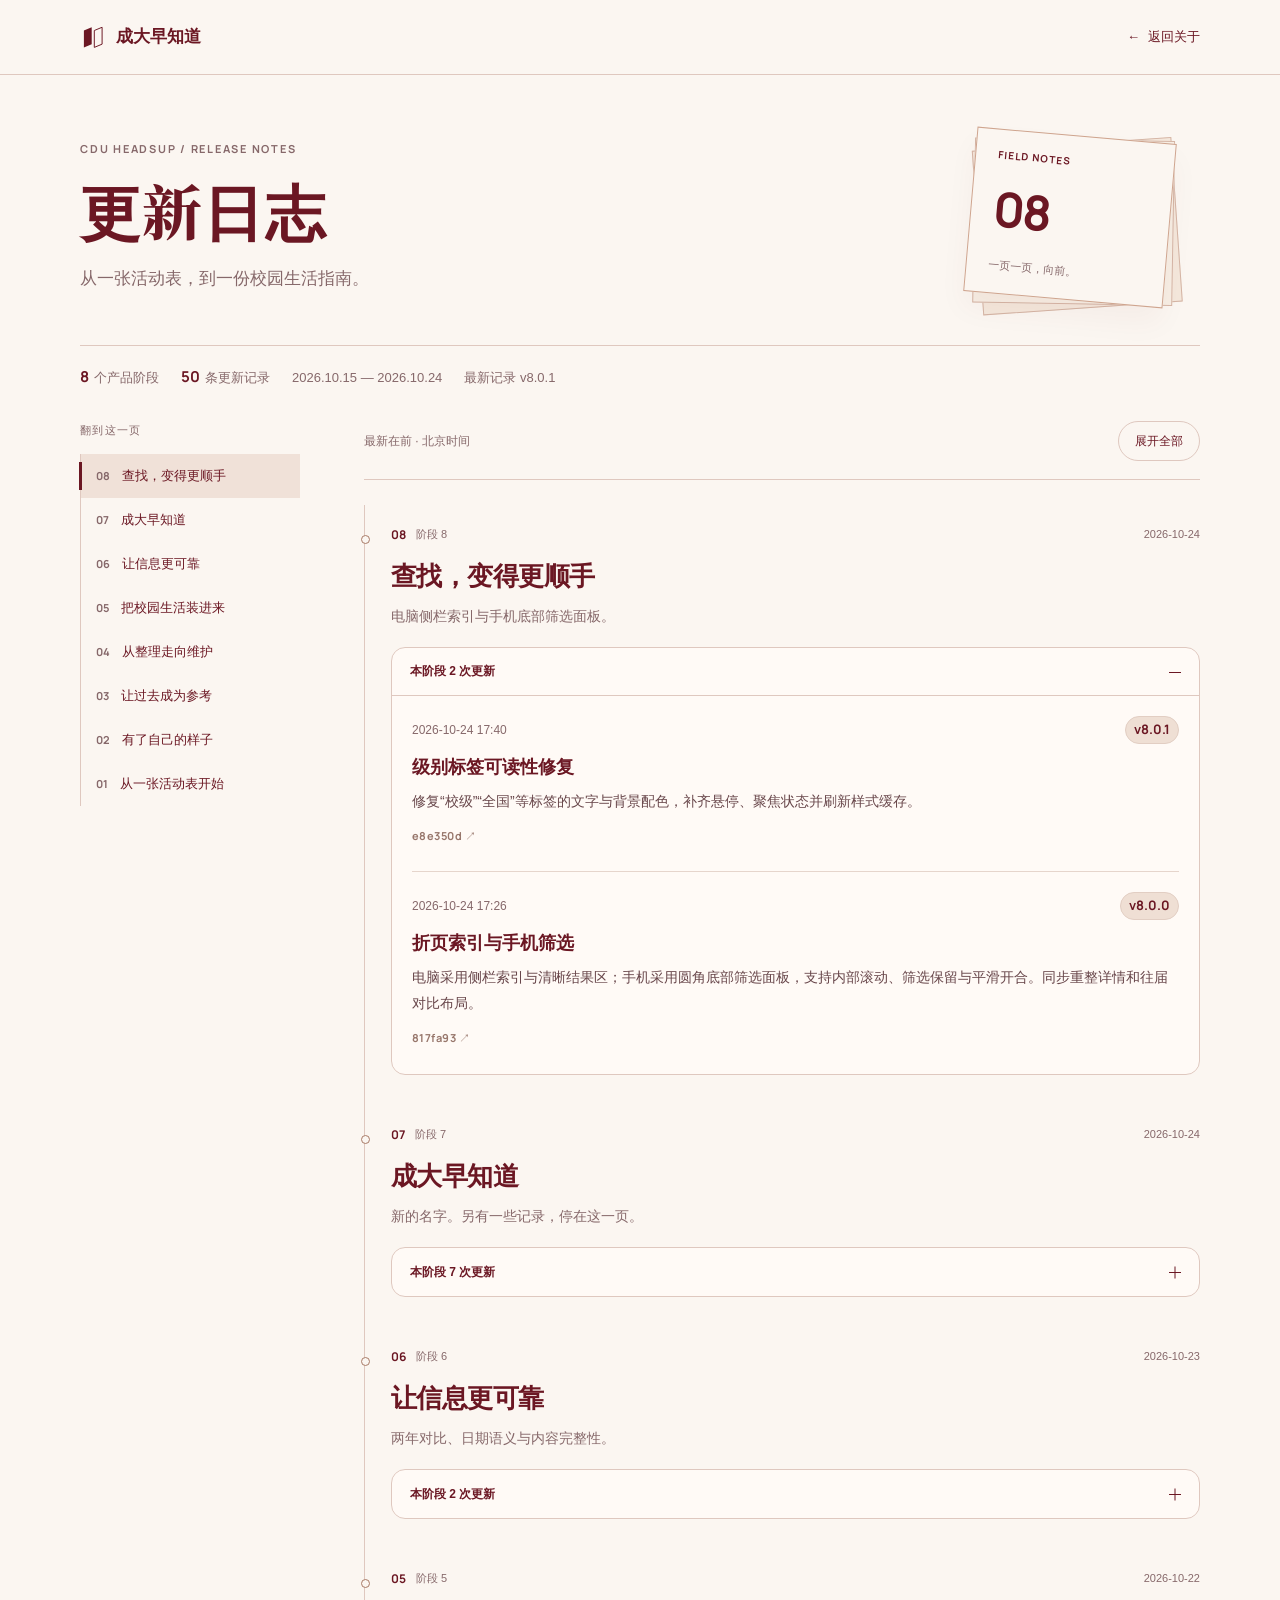
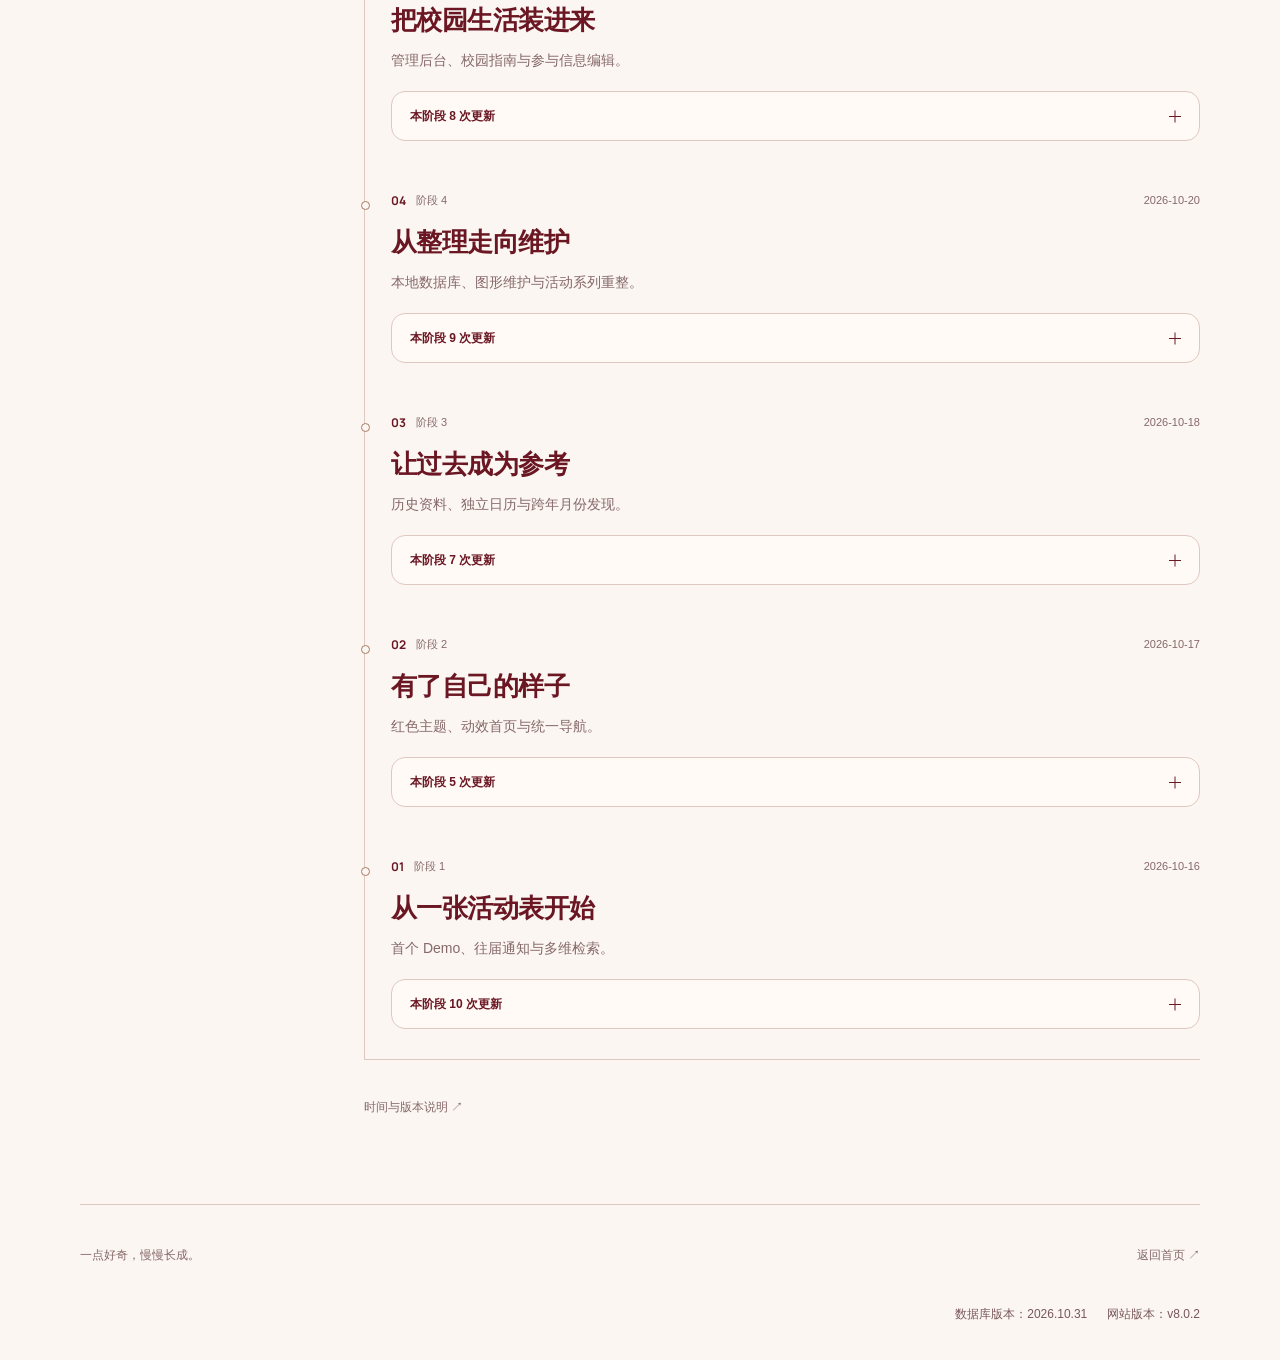
<file: assets/updates.html>
<!doctype html><html lang="zh-CN"><head><meta charset="utf-8"><meta name="viewport" content="width=device-width,initial-scale=1"><title>成大早知道 · 更新日志</title><link rel="icon" type="image/png" href="favicon-white.png"><link rel="stylesheet" href="app.css?v=updates-20261024"><style>
:root{--up-ink:#6b1723;--up-muted:#86686a;--up-rule:#dfc8bf;--up-paper:#fbf6f1;--up-gold:#b78b59}html{scroll-padding-top:0}body{margin:0;background:var(--up-paper);color:var(--up-ink);font:16px/1.7 var(--body-face,"Microsoft YaHei","PingFang SC",sans-serif)}*{box-sizing:border-box}a{color:inherit}button{font:inherit;color:inherit}button,a,summary{-webkit-tap-highlight-color:transparent}a:focus-visible,button:focus-visible,summary:focus-visible{outline:2px solid #a95a30;outline-offset:5px}::selection{background:#e9ccbc;color:#6b1723}.progress{height:3px;position:fixed;inset:0 0 auto;z-index:20;background:linear-gradient(90deg,#6b1723,#b98b55);transform:scaleX(0);transform-origin:left;pointer-events:none}.up-shell{width:min(1120px,100% - 80px);margin:auto}.up-header{position:sticky;top:0;z-index:10;background:#fbf6f1f2;backdrop-filter:blur(12px);border-bottom:1px solid var(--up-rule)}.up-header .up-shell{min-height:74px;display:flex;align-items:center;justify-content:space-between;gap:20px}.up-brand{text-decoration:none;display:flex;align-items:center;gap:10px;font-weight:700;font-size:17px}.up-brand svg{width:26px;height:30px}.back{font-size:13px;min-height:44px;display:inline-flex;align-items:center;gap:8px;text-decoration:none}.back span{display:inline-block;transition:transform .25s}.back:hover span{transform:translateX(-4px)}.hero{padding:60px 0 45px;display:grid;grid-template-columns:1fr 260px;gap:48px;align-items:center;border-bottom:1px solid var(--up-rule)}.eyebrow{font:11px/1.5 var(--latin-face,Arial,sans-serif);letter-spacing:.16em;color:var(--up-muted);margin:0 0 15px}.hero h1{font:800 clamp(38px,5vw,60px)/1.25 var(--display-face,serif);letter-spacing:.025em;margin:0 0 18px}.hero .lead{font-size:17px;margin:0;color:var(--up-muted)}.hero-folio{position:relative;isolation:isolate;width:200px;height:165px;justify-self:center;transform:rotate(5deg);animation:folio-float 8s ease-in-out infinite}.hero-folio:before,.hero-folio:after{content:'';position:absolute;border:1px solid #d5b5a5;background:#f4e7db;inset:8px -8px -8px 8px;transform:rotate(-9deg);z-index:-1}.hero-folio:after{inset:4px -4px -4px 4px;transform:rotate(-4deg);background:#f7eee4}.folio-face{height:100%;border:1px solid #cfa58f;background:#fbf6f1;padding:18px 22px;display:flex;flex-direction:column;justify-content:space-between;box-shadow:0 16px 30px #6b17230a}.folio-face small{font:10px var(--latin-face,Arial);letter-spacing:.1em}.folio-face b{font:600 48px/1 var(--latin-face,Arial);letter-spacing:-.05em}.folio-face span{font-size:11px;color:var(--up-muted)}.overview{display:flex;align-items:center;gap:22px;flex-wrap:wrap;padding:20px 0 32px;font-size:13px;color:var(--up-muted)}.overview b{font:600 15px var(--latin-face,Arial);color:var(--up-ink);margin-right:5px}.layout{display:grid;grid-template-columns:220px minmax(0,1fr);gap:64px;padding-bottom:40px}.index{position:sticky;top:110px;align-self:start}.index>p{font-size:11px;letter-spacing:.12em;color:var(--up-muted);margin:0 0 14px}.index nav{border-left:1px solid var(--up-rule)}.index a{display:flex;align-items:center;gap:12px;text-decoration:none;font-size:13px;min-height:44px;padding:7px 0 7px 15px;position:relative;transition:color .2s,background .2s}.index a span{font:11px var(--latin-face,Arial);color:var(--up-muted)}.index a[aria-current=true]{background:#f0e1d8}.index a[aria-current=true]:before{content:'';position:absolute;left:-2px;width:3px;top:8px;bottom:8px;background:var(--up-ink)}.tools{display:flex;gap:16px;align-items:center;justify-content:space-between;flex-wrap:wrap;padding:0 0 18px;border-bottom:1px solid var(--up-rule);margin-bottom:25px}.tools span{font-size:12px;color:var(--up-muted)}.tools button{border:1px solid var(--up-rule);background:transparent;border-radius:999px;padding:7px 16px;min-height:40px;font-size:12px;cursor:pointer;transition:background .2s}.tools button:hover{background:#f0e1d8}.chapter{scroll-margin-top:104px;position:relative;padding:20px 0 30px 26px;border-left:1px solid var(--up-rule)}.chapter:before{content:'';position:absolute;left:-4px;top:30px;width:7px;height:7px;border-radius:50%;background:var(--up-paper);border:1px solid #a77a66}.chapter-label{display:flex;align-items:center;gap:10px;font-size:11px;color:var(--up-muted)}.chapter-no{font:600 12px var(--latin-face,Arial);color:var(--up-ink)}.chapter-label time{margin-left:auto;font-variant-numeric:tabular-nums}.chapter h2{font-size:26px;font-weight:650;letter-spacing:-.02em;margin:10px 0 6px}.chapter-deck{font-size:14px;line-height:1.8;margin:0 0 18px;color:var(--up-muted)}.chapter details{border:1px solid var(--up-rule);border-radius:14px;background:#fffaf6;overflow:clip}.chapter summary{padding:13px 18px;display:flex;align-items:center;justify-content:space-between;gap:12px;list-style:none;cursor:pointer;min-height:48px;font-size:12px;font-weight:600}.chapter summary::-webkit-details-marker{display:none}.chapter summary i{width:12px;height:12px;position:relative}.chapter summary i:before,.chapter summary i:after{content:'';position:absolute;width:12px;height:1px;background:currentColor;top:6px;left:0;transition:transform .3s}.chapter summary i:after{transform:rotate(90deg)}.chapter details[open] summary i:after{transform:rotate(0)}.chapter details[open] summary{border-bottom:1px solid var(--up-rule)}.entries{padding:0 20px}.release{padding:20px 0;position:relative}.release+.release{border-top:1px solid #e6d5cc}.release-meta{display:flex;align-items:center;gap:12px;color:var(--up-muted);font-size:12px;font-variant-numeric:tabular-nums}.version{margin-left:auto;font:700 13px/1.5 var(--latin-face,Arial);padding:3px 8px;border:1px solid #e2cec3;border-radius:999px;color:#6b1723;background:#efdfd4}.release h3{font-size:18px;font-weight:650;line-height:1.5;margin:10px 0 7px}.release p{font-size:14px;line-height:1.9;margin:0;overflow-wrap:anywhere;color:#68464a}.commit{font:11px/1.4 var(--latin-face,Arial);letter-spacing:.04em;color:#98776c;min-height:32px;display:inline-flex;align-items:center;gap:6px;margin-top:5px;text-decoration:none}.commit:hover{color:var(--up-ink);text-decoration:underline}.note{border-top:1px solid var(--up-rule);padding:25px 0 35px;font-size:12px;color:var(--up-muted);line-height:1.9}.note summary{cursor:pointer;min-height:44px;display:flex;align-items:center}.note p{margin:5px 0}.bottom{border-top:1px solid var(--up-rule);padding:28px 0 35px;display:flex;align-items:center;justify-content:space-between;gap:15px;font-size:12px;color:var(--up-muted)}.bottom a{text-decoration:none;min-height:44px;display:flex;align-items:center}.motion-ready .chapter.seen{animation:chapter-reveal .65s cubic-bezier(.22,1,.36,1) both}@keyframes chapter-reveal{from{opacity:.55;transform:translateY(16px)}to{opacity:1;transform:none}}@keyframes folio-float{0%,100%{transform:translateY(0) rotate(5deg)}50%{transform:translateY(-5px) rotate(3deg)}}
@media(max-width:760px){html{scroll-padding-top:0}.up-shell{width:calc(100% - 36px)}.up-header .up-shell{min-height:64px}.up-brand{font-size:15px}.back{font-size:12px}.hero{padding:34px 0 28px;grid-template-columns:minmax(0,1fr) 90px;gap:15px}.hero h1{font-size:36px;margin-bottom:12px}.hero .lead{font-size:14px;line-height:1.8}.eyebrow{font-size:9px;letter-spacing:.09em;margin-bottom:10px}.hero-folio{width:84px;height:112px}.folio-face{padding:12px}.folio-face b{font-size:29px}.folio-face small{font-size:7px}.folio-face span{font-size:8px}.overview{font-size:11px;gap:10px 16px;padding:17px 0 22px}.overview b{font-size:13px}.layout{display:block}.index{position:sticky;top:64px;z-index:9;background:#fbf6f1f5;margin:0 -18px 20px;padding:7px 18px 9px;border-bottom:1px solid var(--up-rule)}.index>p{display:none}.index nav{display:flex;gap:6px;overflow-x:auto;border:0;scrollbar-width:none;padding:3px 2px}.index nav::-webkit-scrollbar{display:none}.index a{white-space:nowrap;flex:none;min-height:40px;padding:7px 12px;border:1px solid var(--up-rule);border-radius:999px;font-size:11px;gap:6px}.index a[aria-current=true]:before{display:none}.index a span{font-size:10px}.tools{margin-bottom:8px;padding-bottom:14px;gap:8px}.tools span{font-size:11px}.chapter{padding:18px 0 25px 17px;scroll-margin-top:138px}.chapter h2{font-size:23px;margin-top:8px}.chapter-deck{font-size:13px;margin-bottom:14px}.chapter-label{font-size:11px;gap:8px}.chapter details{border-radius:12px}.chapter summary{padding:12px 13px;font-size:12px}.entries{padding:0 14px}.release{padding:17px 0}.release-meta{font-size:12px;gap:6px}.release h3{font-size:17px}.release p{font-size:14px}.version{font-size:12px;padding:3px 8px}.bottom{font-size:11px}.note{font-size:11px}}
@media(prefers-reduced-motion:reduce){html{scroll-behavior:auto!important}*,*:before,*:after{animation:none!important;transition:none!important}.motion-ready .chapter{opacity:1;transform:none}}
.bottom{flex-wrap:wrap}.standalone-versions{flex-basis:100%;display:flex;justify-content:flex-end;gap:8px 20px;flex-wrap:wrap;padding-top:12px;font-size:12px;color:#79575b;font-variant-numeric:tabular-nums}.standalone-versions span{white-space:nowrap}@media(max-width:760px){.standalone-versions{justify-content:flex-start;font-size:11px;gap:7px 16px}}

.release.redacted-release{padding:18px 14px;margin:14px -6px;border:1px solid #d8c6bc;border-radius:10px;background:repeating-linear-gradient(0deg,#ece4dc44 0 1px,transparent 1px 5px),#f4eee7;overflow:hidden;position:relative}
.redacted-release .release-meta{color:#88736b}.redacted-release h3{margin:16px 0 15px}.deleted-label{display:inline-block;color:#6b1723;letter-spacing:.07em;font-family:'Microsoft YaHei',system-ui,sans-serif;font-weight:650}
.redaction-lines{display:grid;gap:7px;margin:0 0 17px;max-width:92%}.redaction-lines i{display:block;height:10px;border-radius:2px;background:#584348;opacity:.65;transform-origin:left}.redaction-lines i:nth-child(1){width:86%}.redaction-lines i:nth-child(2){width:63%}.redaction-lines i:nth-child(3){width:37%}
.deleted-foot{display:flex;justify-content:space-between;gap:12px;align-items:center;font-size:11px;color:#8a7268}.deleted-foot span:last-child{font:9px/1.5 monospace;letter-spacing:.06em}
.redaction-seen .redaction-lines i{animation:record-wipe .7s cubic-bezier(.22,1,.36,1) both}.redaction-seen .redaction-lines i:nth-child(2){animation-delay:.08s}.redaction-seen .redaction-lines i:nth-child(3){animation-delay:.16s}.redaction-seen .deleted-label{animation:record-break .65s steps(1,end) both}.redacted-release:hover .deleted-label{animation:record-break-hover .5s steps(1,end) both}
@keyframes record-wipe{from{transform:scaleX(.05);opacity:.15}to{transform:scaleX(1);opacity:.65}}
@keyframes record-break{0%,100%{transform:none;text-shadow:none}22%{transform:translateX(-2px);text-shadow:2px 0 #c6a18c}29%{transform:translateX(1px);text-shadow:-2px 0 #b0928d}34%{transform:none;text-shadow:none}58%{transform:translateX(-1px)}65%{transform:none}}
@keyframes record-break-hover{0%,100%{transform:none;text-shadow:none}24%{transform:translateX(-1px);text-shadow:2px 0 #c6a18c}32%{transform:translateX(1px)}40%{transform:none;text-shadow:none}}
@media(max-width:760px){.release.redacted-release{padding:17px 12px;margin:12px -4px}.deleted-label{font-size:16px}.deleted-foot{font-size:11px}}
@media(prefers-reduced-motion:reduce){.redacted-release *{animation:none!important;transition:none!important;transform:none!important}}
</style></head><body><div class="progress" aria-hidden="true"></div><header class="up-header"><div class="up-shell"><a class="up-brand" href="../#home"><svg viewBox="0 0 40 40" aria-hidden="true"><path d="M6 10 18 5v26L6 36Z" fill="currentColor"/><path d="m22 10 12-5v26l-12 5Z" fill="none" stroke="currentColor" stroke-width="1.5"/></svg>成大早知道</a><a class="back" href="../#about"><span>←</span> 返回关于</a></div></header><main class="up-shell"><header class="hero"><div><p class="eyebrow">CDU HEADSUP / RELEASE NOTES</p><h1>更新日志</h1><p class="lead">从一张活动表，到一份校园生活指南。</p></div><div class="hero-folio" aria-hidden="true"><div class="folio-face"><small>FIELD NOTES</small><b>08</b><span>一页一页，向前。</span></div></div></header><div class="overview"><span><b>8</b>个产品阶段</span><span><b>50</b>条更新记录</span><span>2026.10.15 — 2026.10.24</span><span>最新记录 v8.0.1</span></div><div class="layout"><aside class="index"><p>翻到这一页</p><nav aria-label="更新阶段"><a href="#chapter-8"><span>08</span>查找，变得更顺手</a><a href="#chapter-7"><span>07</span>成大早知道</a><a href="#chapter-6"><span>06</span>让信息更可靠</a><a href="#chapter-5"><span>05</span>把校园生活装进来</a><a href="#chapter-4"><span>04</span>从整理走向维护</a><a href="#chapter-3"><span>03</span>让过去成为参考</a><a href="#chapter-2"><span>02</span>有了自己的样子</a><a href="#chapter-1"><span>01</span>从一张活动表开始</a></nav></aside><div class="timeline"><div class="tools"><span>最新在前 · 北京时间</span><button type="button" id="expand-all" aria-expanded="false">展开全部</button></div><section class="chapter" id="chapter-8" aria-labelledby="chapter-title-8"><div class="chapter-label"><span class="chapter-no">08</span><span>阶段 8</span><time>2026-10-24</time></div><h2 id="chapter-title-8">查找，变得更顺手</h2><p class="chapter-deck">电脑侧栏索引与手机底部筛选面板。</p><details open><summary><span>本阶段 2 次更新</span><i aria-hidden="true"></i></summary><div class="entries"><article class="release"><div class="release-meta"><time datetime="2026-10-24T17:40:50+08:00">2026-10-24 17:40</time><span class="version">v8.0.1</span></div><h3>级别标签可读性修复</h3><p>修复“校级”“全国”等标签的文字与背景配色，补齐悬停、聚焦状态并刷新样式缓存。</p><a class="commit" href="https://github.com/alexjiang233/cdu-headsup/commit/e8e350d3d1c3be3e706ab4846d801e0d7468dd2d" target="_blank" rel="noopener noreferrer" aria-label="查看2026-10-24 17:40的源代码提交">e8e350d ↗</a></article><article class="release"><div class="release-meta"><time datetime="2026-10-24T17:26:15+08:00">2026-10-24 17:26</time><span class="version">v8.0.0</span></div><h3>折页索引与手机筛选</h3><p>电脑采用侧栏索引与清晰结果区；手机采用圆角底部筛选面板，支持内部滚动、筛选保留与平滑开合。同步重整详情和往届对比布局。</p><a class="commit" href="https://github.com/alexjiang233/cdu-headsup/commit/817fa936a44f60fe17fb9ab3018c3a0bf6177b27" target="_blank" rel="noopener noreferrer" aria-label="查看2026-10-24 17:26的源代码提交">817fa93 ↗</a></article></div></details></section><section class="chapter" id="chapter-7" aria-labelledby="chapter-title-7"><div class="chapter-label"><span class="chapter-no">07</span><span>阶段 7</span><time>2026-10-24</time></div><h2 id="chapter-title-7">成大早知道</h2><p class="chapter-deck">新的名字。另有一些记录，停在这一页。</p><details ><summary><span>本阶段 7 次更新</span><i aria-hidden="true"></i></summary><div class="entries"><article class="release"><div class="release-meta"><time datetime="2026-10-24T16:23:53+08:00">2026-10-24 16:23</time><span class="version">v7.2.2</span></div><h3>手机日历与名单调整</h3><p>修复窄屏年月工具栏溢出，更新关于页内测名单。</p><a class="commit" href="https://github.com/alexjiang233/cdu-headsup/commit/25798fe87e062c160741ac82bd48ee010cd754ba" target="_blank" rel="noopener noreferrer" aria-label="查看2026-10-24 16:23的源代码提交">25798fe ↗</a></article><article class="release redacted-release"><div class="release-meta"><time datetime="2026-10-24T01:38:13+08:00">2026-10-24 01:38</time><span class="version">v7.2.1</span></div><h3><span class="deleted-label">【数据删除】</span></h3><div class="redaction-lines" aria-hidden="true"><i></i><i></i><i></i></div><div class="deleted-foot"><span>记录已移除</span><span aria-hidden="true">RECORD / REMOVED</span></div></article><article class="release redacted-release"><div class="release-meta"><time datetime="2026-10-24T01:13:04+08:00">2026-10-24 01:13</time><span class="version">v7.2.0</span></div><h3><span class="deleted-label">【数据删除】</span></h3><div class="redaction-lines" aria-hidden="true"><i></i><i></i><i></i></div><div class="deleted-foot"><span>记录已移除</span><span aria-hidden="true">RECORD / REMOVED</span></div></article><article class="release redacted-release"><div class="release-meta"><time datetime="2026-10-24T00:40:44+08:00">2026-10-24 00:40</time><span class="version">v7.1.2</span></div><h3><span class="deleted-label">【数据删除】</span></h3><div class="redaction-lines" aria-hidden="true"><i></i><i></i><i></i></div><div class="deleted-foot"><span>记录已移除</span><span aria-hidden="true">RECORD / REMOVED</span></div></article><article class="release"><div class="release-meta"><time datetime="2026-10-24T00:06:47+08:00">2026-10-24 00:06</time><span class="version">v7.1.1</span></div><h3>浏览器标题统一</h3><p>所有页面标签以“成大早知道”开头。</p><a class="commit" href="https://github.com/alexjiang233/cdu-headsup/commit/2c499503f6cd71b6407e1c681e8f187a656c2794" target="_blank" rel="noopener noreferrer" aria-label="查看2026-10-24 00:06的源代码提交">2c49950 ↗</a></article><article class="release redacted-release"><div class="release-meta"><time datetime="2026-10-23T21:31:15+08:00">2026-10-23 21:31</time><span class="version">v7.1.0</span></div><h3><span class="deleted-label">【数据删除】</span></h3><div class="redaction-lines" aria-hidden="true"><i></i><i></i><i></i></div><div class="deleted-foot"><span>记录已移除</span><span aria-hidden="true">RECORD / REMOVED</span></div></article><article class="release"><div class="release-meta"><time datetime="2026-10-23T15:52:37+08:00">2026-10-23 15:52</time><span class="version">v7.0.0</span></div><h3>更名“成大早知道”</h3><p>公开站点及管理工作台统一使用“成大早知道 / CDU HEADSUP”品牌。</p><a class="commit" href="https://github.com/alexjiang233/cdu-headsup/commit/6e02fb5031dee65011b48168d0d0e9a4468da6eb" target="_blank" rel="noopener noreferrer" aria-label="查看2026-10-23 15:52的源代码提交">6e02fb5 ↗</a></article></div></details></section><section class="chapter" id="chapter-6" aria-labelledby="chapter-title-6"><div class="chapter-label"><span class="chapter-no">06</span><span>阶段 6</span><time>2026-10-23</time></div><h2 id="chapter-title-6">让信息更可靠</h2><p class="chapter-deck">两年对比、日期语义与内容完整性。</p><details ><summary><span>本阶段 2 次更新</span><i aria-hidden="true"></i></summary><div class="entries"><article class="release"><div class="release-meta"><time datetime="2026-10-23T00:08:29+08:00">2026-10-23 00:08</time><span class="version">v6.1.0</span></div><h3>内容完整性与日期语义升级</h3><p>补全参与事实和附件信息；区分学生报名、作品提交与学院推荐节点，修正静态筛选一致性。</p><a class="commit" href="https://github.com/alexjiang233/cdu-headsup/commit/4fc071bdb25d650b115428bb739fd4755c2931db" target="_blank" rel="noopener noreferrer" aria-label="查看2026-10-23 00:08的源代码提交">4fc071b ↗</a></article><article class="release"><div class="release-meta"><time datetime="2026-10-22T18:10:46+08:00">2026-10-22 18:10</time><span class="version">v6.0.0</span></div><h3>双年度对比与每日历</h3><p>新增紧凑两年对比，日历默认日期网格并采用类别色；接入作者关于页原稿。</p><a class="commit" href="https://github.com/alexjiang233/cdu-headsup/commit/f2de315369539225d6fa5a32cadedc5183e19b49" target="_blank" rel="noopener noreferrer" aria-label="查看2026-10-22 18:10的源代码提交">f2de315 ↗</a></article></div></details></section><section class="chapter" id="chapter-5" aria-labelledby="chapter-title-5"><div class="chapter-label"><span class="chapter-no">05</span><span>阶段 5</span><time>2026-10-22</time></div><h2 id="chapter-title-5">把校园生活装进来</h2><p class="chapter-deck">管理后台、校园指南与参与信息编辑。</p><details ><summary><span>本阶段 8 次更新</span><i aria-hidden="true"></i></summary><div class="entries"><article class="release"><div class="release-meta"><time datetime="2026-10-22T16:50:53+08:00">2026-10-22 16:50</time><span class="version">v5.5.1</span></div><h3>参与对象文案收敛</h3><p>缩短卡片中的对象标签，减少详情内重复资格表述。</p><a class="commit" href="https://github.com/alexjiang233/cdu-headsup/commit/05cd7260b6557f3f9089f8646f559f1fe12278a5" target="_blank" rel="noopener noreferrer" aria-label="查看2026-10-22 16:50的源代码提交">05cd726 ↗</a></article><article class="release"><div class="release-meta"><time datetime="2026-10-22T16:15:56+08:00">2026-10-22 16:15</time><span class="version">v5.5.0</span></div><h3>同年最新通知规则</h3><p>公开页面优先展示同一活动、同一年最新通知，历史来源保留于管理端。</p><a class="commit" href="https://github.com/alexjiang233/cdu-headsup/commit/5958b68b4e5e30f2f8761fe20ea6939603264a8e" target="_blank" rel="noopener noreferrer" aria-label="查看2026-10-22 16:15的源代码提交">5958b68 ↗</a></article><article class="release"><div class="release-meta"><time datetime="2026-10-22T15:30:43+08:00">2026-10-22 15:30</time><span class="version">v5.4.0</span></div><h3>参与信息直接编辑</h3><p>后台可直接维护活动关键参与信息，用整理后的内容替代杂乱导入展示。</p><a class="commit" href="https://github.com/alexjiang233/cdu-headsup/commit/65996a6a24efe8c9122f9111401b6a470ab72f16" target="_blank" rel="noopener noreferrer" aria-label="查看2026-10-22 15:30的源代码提交">65996a6 ↗</a></article><article class="release"><div class="release-meta"><time datetime="2026-10-22T14:17:02+08:00">2026-10-22 14:17</time><span class="version">v5.3.0</span></div><h3>图书馆指南补充</h3><p>依据 2026 年读者手册，补充借阅及实际使用规则。</p><a class="commit" href="https://github.com/alexjiang233/cdu-headsup/commit/529328615dc3bca5bd6ed8b83e602052f78a91cd" target="_blank" rel="noopener noreferrer" aria-label="查看2026-10-22 14:17的源代码提交">5293286 ↗</a></article><article class="release"><div class="release-meta"><time datetime="2026-10-22T13:09:38+08:00">2026-10-22 13:09</time><span class="version">v5.2.1</span></div><h3>加载与转场优化</h3><p>为脚本增加版本控制，改善加载速度、标题间距及页面过渡。</p><a class="commit" href="https://github.com/alexjiang233/cdu-headsup/commit/a071e553244feb5323505d2f325355126188d365" target="_blank" rel="noopener noreferrer" aria-label="查看2026-10-22 13:09的源代码提交">a071e55 ↗</a></article><article class="release"><div class="release-meta"><time datetime="2026-10-22T10:19:18+08:00">2026-10-22 10:19</time><span class="version">v5.2.0</span></div><h3>内页视觉统一</h3><p>调整指南插图、开场展示和一级页面字体，建立统一的内页视觉规范。</p><a class="commit" href="https://github.com/alexjiang233/cdu-headsup/commit/a684b979ef101b4dcf43f9c2096d9ba81783a1fe" target="_blank" rel="noopener noreferrer" aria-label="查看2026-10-22 10:19的源代码提交">a684b97 ↗</a></article><article class="release"><div class="release-meta"><time datetime="2026-10-22T08:55:09+08:00">2026-10-22 08:55</time><span class="version">v5.1.0</span></div><h3>校园指南与静态发布升级</h3><p>发布校园指南及新版静态界面，将生活信息纳入公开站点。</p><a class="commit" href="https://github.com/alexjiang233/cdu-headsup/commit/cd27875e8866bb20a7821a06f1ea1d88bd5a3e74" target="_blank" rel="noopener noreferrer" aria-label="查看2026-10-22 08:55的源代码提交">cd27875 ↗</a></article><article class="release"><div class="release-meta"><time datetime="2026-10-21T00:58:12+08:00">2026-10-21 00:58</time><span class="version">v5.0.0</span></div><h3>统一管理后台</h3><p>提交 Django 后端与统一内容工作台，增加手动录入及完整维护能力；访客站继续静态托管。</p><a class="commit" href="https://github.com/alexjiang233/cdu-headsup/commit/92bcd0f9a48f2efd69b62953966118fe168f8eff" target="_blank" rel="noopener noreferrer" aria-label="查看2026-10-21 00:58的源代码提交">92bcd0f ↗</a></article></div></details></section><section class="chapter" id="chapter-4" aria-labelledby="chapter-title-4"><div class="chapter-label"><span class="chapter-no">04</span><span>阶段 4</span><time>2026-10-20</time></div><h2 id="chapter-title-4">从整理走向维护</h2><p class="chapter-deck">本地数据库、图形维护与活动系列重整。</p><details ><summary><span>本阶段 9 次更新</span><i aria-hidden="true"></i></summary><div class="entries"><article class="release"><div class="release-meta"><time datetime="2026-10-20T21:10:30+08:00">2026-10-20 21:10</time><span class="version">v4.5.1</span></div><h3>精选与移动排版修正</h3><p>排除精选中的院级比赛，修正学院判断及手机指南标题宽度。</p><a class="commit" href="https://github.com/alexjiang233/cdu-headsup/commit/84608039188c6a51c5e055dfe5fe87b634724aae" target="_blank" rel="noopener noreferrer" aria-label="查看2026-10-20 21:10的源代码提交">8460803 ↗</a></article><article class="release"><div class="release-meta"><time datetime="2026-10-20T20:46:20+08:00">2026-10-20 20:46</time><span class="version">v4.5.0</span></div><h3>检索分页与指南入口</h3><p>统一探索页标题，改为页码分页，增加两侧快捷操作与首页指南展示区。</p><a class="commit" href="https://github.com/alexjiang233/cdu-headsup/commit/aea23fd40d920071f08b2113481075119ac91816" target="_blank" rel="noopener noreferrer" aria-label="查看2026-10-20 20:46的源代码提交">aea23fd ↗</a></article><article class="release"><div class="release-meta"><time datetime="2026-10-20T13:06:14+08:00">2026-10-20 13:06</time><span class="version">v4.4.0</span></div><h3>活动实体与通知重整</h3><p>合并重复系列、精简标题、结构化详情；修正同年通知选择与校院归属。</p><a class="commit" href="https://github.com/alexjiang233/cdu-headsup/commit/cdca7b0efa753f4e96ffbafff0d3fd301dd4ceed" target="_blank" rel="noopener noreferrer" aria-label="查看2026-10-20 13:06的源代码提交">cdca7b0 ↗</a></article><article class="release"><div class="release-meta"><time datetime="2026-10-19T20:02:21+08:00">2026-10-19 20:02</time><span class="version">v4.3.1</span></div><h3>内容范围清理</h3><p>移除公开目录中的讲座，减少详情中重复条款。</p><a class="commit" href="https://github.com/alexjiang233/cdu-headsup/commit/e860ef1d864fb247f40e308e23423061678574ea" target="_blank" rel="noopener noreferrer" aria-label="查看2026-10-19 20:02的源代码提交">e860ef1 ↗</a></article><article class="release"><div class="release-meta"><time datetime="2026-10-19T10:43:45+08:00">2026-10-19 10:43</time><span class="version">v4.3.0</span></div><h3>历史系列扩展</h3><p>继续补充历史通知与活动系列，扩大跨年检索覆盖。</p><a class="commit" href="https://github.com/alexjiang233/cdu-headsup/commit/b9c3b57750eaa7eca4c89c4ae6edaf442a1177eb" target="_blank" rel="noopener noreferrer" aria-label="查看2026-10-19 10:43的源代码提交">b9c3b57 ↗</a></article><article class="release"><div class="release-meta"><time datetime="2026-10-18T13:55:30+08:00">2026-10-18 13:55</time><span class="version">v4.2.0</span></div><h3>历史内容扩充</h3><p>新增 124 条经核实的校园资料。</p><a class="commit" href="https://github.com/alexjiang233/cdu-headsup/commit/4a4f5868212ae5f6c7c31b3a847aec3dc7f8b519" target="_blank" rel="noopener noreferrer" aria-label="查看2026-10-18 13:55的源代码提交">4a4f586 ↗</a></article><article class="release"><div class="release-meta"><time datetime="2026-10-18T02:38:03+08:00">2026-10-18 02:38</time><span class="version">v4.1.1</span></div><h3>日历节点修复</h3><p>修正日期标记，避免用连续区间铺满日历。</p><a class="commit" href="https://github.com/alexjiang233/cdu-headsup/commit/d6aeaec286be143fbf034ea9652cac50a892d20a" target="_blank" rel="noopener noreferrer" aria-label="查看2026-10-18 02:38的源代码提交">d6aeaec ↗</a></article><article class="release"><div class="release-meta"><time datetime="2026-10-18T01:43:07+08:00">2026-10-18 01:43</time><span class="version">v4.1.0</span></div><h3>图形化内容维护台</h3><p>提供资料整理、编辑、预览及发布流程，减少直接修改文件的操作。</p><a class="commit" href="https://github.com/alexjiang233/cdu-headsup/commit/c367fef27b3aeb77afec964557f6ce68224a9dfa" target="_blank" rel="noopener noreferrer" aria-label="查看2026-10-18 01:43的源代码提交">c367fef ↗</a></article><article class="release"><div class="release-meta"><time datetime="2026-10-18T01:02:49+08:00">2026-10-18 01:02</time><span class="version">v4.0.0</span></div><h3>本地内容数据库</h3><p>建立 SQLite 内容仓库、修订记录和恢复机制，分离内容维护与页面展示。</p><a class="commit" href="https://github.com/alexjiang233/cdu-headsup/commit/28dbe77e87da7bd1ed5979a243967d5c131508d9" target="_blank" rel="noopener noreferrer" aria-label="查看2026-10-18 01:02的源代码提交">28dbe77 ↗</a></article></div></details></section><section class="chapter" id="chapter-3" aria-labelledby="chapter-title-3"><div class="chapter-label"><span class="chapter-no">03</span><span>阶段 3</span><time>2026-10-18</time></div><h2 id="chapter-title-3">让过去成为参考</h2><p class="chapter-deck">历史资料、独立日历与跨年月份发现。</p><details ><summary><span>本阶段 7 次更新</span><i aria-hidden="true"></i></summary><div class="entries"><article class="release"><div class="release-meta"><time datetime="2026-10-18T00:41:18+08:00">2026-10-18 00:41</time><span class="version">v3.5.0</span></div><h3>学院偏好与简洁卡片</h3><p>增加学院偏好，减少无关结果和卡片信息噪声。</p><a class="commit" href="https://github.com/alexjiang233/cdu-headsup/commit/ed6bdd671c2493f2274d7c2572f657e62f6261c9" target="_blank" rel="noopener noreferrer" aria-label="查看2026-10-18 00:41的源代码提交">ed6bdd6 ↗</a></article><article class="release"><div class="release-meta"><time datetime="2026-10-18T00:00:58+08:00">2026-10-18 00:00</time><span class="version">v3.4.0</span></div><h3>后续资料补充</h3><p>合入已核实的补充事实及表格规则，保留旧资料修订依据。</p><a class="commit" href="https://github.com/alexjiang233/cdu-headsup/commit/8941cbac03afdd60c5a50ead0a6b787c8824bab2" target="_blank" rel="noopener noreferrer" aria-label="查看2026-10-18 00:00的源代码提交">8941cba ↗</a></article><article class="release"><div class="release-meta"><time datetime="2026-10-17T19:14:40+08:00">2026-10-17 19:14</time><span class="version">v3.3.1</span></div><h3>跨月展示收敛</h3><p>跨月征集仅归入开始月份，精简活动预览。</p><a class="commit" href="https://github.com/alexjiang233/cdu-headsup/commit/96a7104b2e1fb6c443d9304f1392d1da86552b35" target="_blank" rel="noopener noreferrer" aria-label="查看2026-10-17 19:14的源代码提交">96a7104 ↗</a></article><article class="release"><div class="release-meta"><time datetime="2026-10-17T18:04:25+08:00">2026-10-17 18:04</time><span class="version">v3.3.0</span></div><h3>跨年月份发现</h3><p>以“每年这个月能做什么”为核心重构日历，具体日期作为补充视图。</p><a class="commit" href="https://github.com/alexjiang233/cdu-headsup/commit/dc988d75e92d146de38070c8cf9cf680ed95fac8" target="_blank" rel="noopener noreferrer" aria-label="查看2026-10-17 18:04的源代码提交">dc988d7 ↗</a></article><article class="release"><div class="release-meta"><time datetime="2026-10-17T17:30:58+08:00">2026-10-17 17:30</time><span class="version">v3.2.0</span></div><h3>一级活动日历</h3><p>新增独立日历入口、月份切换、日期详情与响应式交互。</p><a class="commit" href="https://github.com/alexjiang233/cdu-headsup/commit/3e3b199825e0d7e0c63b5601fb3c8b1fde33e3f6" target="_blank" rel="noopener noreferrer" aria-label="查看2026-10-17 17:30的源代码提交">3e3b199 ↗</a></article><article class="release"><div class="release-meta"><time datetime="2026-10-17T17:19:14+08:00">2026-10-17 17:19</time><span class="version">v3.1.0</span></div><h3>系列与年度版本</h3><p>展示核实后的参与详情，在活动系列内保留历年通知。</p><a class="commit" href="https://github.com/alexjiang233/cdu-headsup/commit/a42cae558b6472db163597e9371e4a1651131019" target="_blank" rel="noopener noreferrer" aria-label="查看2026-10-17 17:19的源代码提交">a42cae5 ↗</a></article><article class="release"><div class="release-meta"><time datetime="2026-10-17T14:27:26+08:00">2026-10-17 14:27</time><span class="version">v3.0.0</span></div><h3>跨年历史资料体系</h3><p>批量发布 372 条经核读的 2021—2026 年资料，补充可参与信息与来源。</p><a class="commit" href="https://github.com/alexjiang233/cdu-headsup/commit/696179e52bbc705c8eb87784be7390a54f528eab" target="_blank" rel="noopener noreferrer" aria-label="查看2026-10-17 14:27的源代码提交">696179e ↗</a></article></div></details></section><section class="chapter" id="chapter-2" aria-labelledby="chapter-title-2"><div class="chapter-label"><span class="chapter-no">02</span><span>阶段 2</span><time>2026-10-17</time></div><h2 id="chapter-title-2">有了自己的样子</h2><p class="chapter-deck">红色主题、动效首页与统一导航。</p><details ><summary><span>本阶段 5 次更新</span><i aria-hidden="true"></i></summary><div class="entries"><article class="release"><div class="release-meta"><time datetime="2026-10-17T00:26:18+08:00">2026-10-17 00:26</time><span class="version">v2.3.1</span></div><h3>参与信息补全</h3><p>恢复有原文依据的条件、材料、赛程与附件读取状态。</p><a class="commit" href="https://github.com/alexjiang233/cdu-headsup/commit/2e312d3e3381f9465a7d394a213eb2890aabf640" target="_blank" rel="noopener noreferrer" aria-label="查看2026-10-17 00:26的源代码提交">2e312d3 ↗</a></article><article class="release"><div class="release-meta"><time datetime="2026-10-16T23:48:31+08:00">2026-10-16 23:48</time><span class="version">v2.3.0</span></div><h3>字体与首页动效</h3><p>引入编辑式字体与更丰富的首页动画，保留暂停及减少动态效果支持。</p><a class="commit" href="https://github.com/alexjiang233/cdu-headsup/commit/e1d43495f7273062a8a4298ca08a15a35c6de3ef" target="_blank" rel="noopener noreferrer" aria-label="查看2026-10-16 23:48的源代码提交">e1d4349 ↗</a></article><article class="release"><div class="release-meta"><time datetime="2026-10-16T23:36:15+08:00">2026-10-16 23:36</time><span class="version">v2.2.0</span></div><h3>月份与类型组合筛选</h3><p>支持按月份和多个活动类型共同收窄结果，分段加载列表。</p><a class="commit" href="https://github.com/alexjiang233/cdu-headsup/commit/e967f90211131126742089d17dc7bd1c99dbee0f" target="_blank" rel="noopener noreferrer" aria-label="查看2026-10-16 23:36的源代码提交">e967f90 ↗</a></article><article class="release"><div class="release-meta"><time datetime="2026-10-16T23:03:37+08:00">2026-10-16 23:03</time><span class="version">v2.1.0</span></div><h3>红色视觉体系</h3><p>统一红色主题和导航，新增首页“换一批”及作者联系入口。</p><a class="commit" href="https://github.com/alexjiang233/cdu-headsup/commit/b7a5bda560ff7eceac208b676d3847dfbf9f03e0" target="_blank" rel="noopener noreferrer" aria-label="查看2026-10-16 23:03的源代码提交">b7a5bda ↗</a></article><article class="release"><div class="release-meta"><time datetime="2026-10-16T22:27:33+08:00">2026-10-16 22:27</time><span class="version">v2.0.0</span></div><h3>多页面展示体系</h3><p>建立动效首页、活动搜索与关于页面，形成独立导航结构。</p><a class="commit" href="https://github.com/alexjiang233/cdu-headsup/commit/e32d4d0919f6f93fd80ee8b9853e1022c91283e6" target="_blank" rel="noopener noreferrer" aria-label="查看2026-10-16 22:27的源代码提交">e32d4d0 ↗</a></article></div></details></section><section class="chapter" id="chapter-1" aria-labelledby="chapter-title-1"><div class="chapter-label"><span class="chapter-no">01</span><span>阶段 1</span><time>2026-10-16</time></div><h2 id="chapter-title-1">从一张活动表开始</h2><p class="chapter-deck">首个 Demo、往届通知与多维检索。</p><details ><summary><span>本阶段 10 次更新</span><i aria-hidden="true"></i></summary><div class="entries"><article class="release"><div class="release-meta"><time datetime="2026-10-16T15:27:55+08:00">2026-10-16 15:27</time><span class="version">v1.6.0</span></div><h3>精选与简洁浏览</h3><p>增加级别筛选，压缩列表文案，优化交互动效。</p><a class="commit" href="https://github.com/alexjiang233/cdu-headsup/commit/9dd1f364c65dd5754659512a1a1622ee8be0eacb" target="_blank" rel="noopener noreferrer" aria-label="查看2026-10-16 15:27的源代码提交">9dd1f36 ↗</a></article><article class="release"><div class="release-meta"><time datetime="2026-10-16T09:45:26+08:00">2026-10-16 09:45</time><span class="version">v1.5.0</span></div><h3>官网资料扩充</h3><p>纳入近一年 128 份官方通知，保留来源并扩展筛选范围。</p><a class="commit" href="https://github.com/alexjiang233/cdu-headsup/commit/581f2140740a666e336cb7e576772921402bdc2e" target="_blank" rel="noopener noreferrer" aria-label="查看2026-10-16 09:45的源代码提交">581f214 ↗</a></article><article class="release"><div class="release-meta"><time datetime="2026-10-16T09:09:37+08:00">2026-10-16 09:09</time><span class="version">v1.4.0</span></div><h3>多维活动检索</h3><p>新增学院、年份、活动类别和日期筛选，重整活动目录界面。</p><a class="commit" href="https://github.com/alexjiang233/cdu-headsup/commit/a692aab463e9b90be754cb07f3587dc6fb5d23a1" target="_blank" rel="noopener noreferrer" aria-label="查看2026-10-16 09:09的源代码提交">a692aab ↗</a></article><article class="release"><div class="release-meta"><time datetime="2026-10-16T08:46:43+08:00">2026-10-16 08:46</time><span class="version">v1.3.1</span></div><h3>日期精度修正</h3><p>区分仅日期与精确时刻，避免跨日截止判断错误。</p><a class="commit" href="https://github.com/alexjiang233/cdu-headsup/commit/2129cea684bea5a89371669eba177dc7d1a5a1b7" target="_blank" rel="noopener noreferrer" aria-label="查看2026-10-16 08:46的源代码提交">2129cea ↗</a></article><article class="release"><div class="release-meta"><time datetime="2026-10-16T08:45:53+08:00">2026-10-16 08:45</time><span class="version">v1.3.0</span></div><h3>来源与日期校验</h3><p>补充字段级依据、独立日期检查及信息核验边界。</p><a class="commit" href="https://github.com/alexjiang233/cdu-headsup/commit/aaf91ae5d6b29f159c66d7ba52e798df55c0add1" target="_blank" rel="noopener noreferrer" aria-label="查看2026-10-16 08:45的源代码提交">aaf91ae ↗</a></article><article class="release"><div class="release-meta"><time datetime="2026-10-15T23:34:16+08:00">2026-10-15 23:34</time><span class="version">v1.2.1</span></div><h3>分类视图</h3><p>将活动对比与资料浏览拆分为独立视图。</p><a class="commit" href="https://github.com/alexjiang233/cdu-headsup/commit/ca744d43c9cc499096e9bef8a3d2f2c45c220a9d" target="_blank" rel="noopener noreferrer" aria-label="查看2026-10-15 23:34的源代码提交">ca744d4 ↗</a></article><article class="release"><div class="release-meta"><time datetime="2026-10-15T23:25:10+08:00">2026-10-15 23:25</time><span class="version">v1.2.0</span></div><h3>首次往届对比</h3><p>加入 2025—2026 年官方活动对比与导航，支持从历史通知了解年度安排。</p><a class="commit" href="https://github.com/alexjiang233/cdu-headsup/commit/b6636e96140108e65fb627625d93340d56f80c0a" target="_blank" rel="noopener noreferrer" aria-label="查看2026-10-15 23:25的源代码提交">b6636e9 ↗</a></article><article class="release"><div class="release-meta"><time datetime="2026-10-15T22:45:19+08:00">2026-10-15 22:45</time><span class="version">v1.1.0</span></div><h3>完整资料浏览</h3><p>纳入首批 15 份文档，区分活动与参考资料。</p><a class="commit" href="https://github.com/alexjiang233/cdu-headsup/commit/9780608273243844b014faa4c83bce17b6861848" target="_blank" rel="noopener noreferrer" aria-label="查看2026-10-15 22:45的源代码提交">9780608 ↗</a></article><article class="release"><div class="release-meta"><time datetime="2026-10-15T22:03:54+08:00">2026-10-15 22:03</time><span class="version">v1.0.0</span></div><h3>首个公开 Demo</h3><p>上线脱敏后的校园活动静态页，启用 GitHub Pages，提供可分享的访问入口。</p><a class="commit" href="https://github.com/alexjiang233/cdu-headsup/commit/3357928779553fbbbd1b51407766391e520cb7f6" target="_blank" rel="noopener noreferrer" aria-label="查看2026-10-15 22:03的源代码提交">3357928 ↗</a></article><article class="release"><div class="release-meta"><time datetime="2026-10-15T22:02:04+08:00">2026-10-15 22:02</time><span class="version">v0.1.0</span></div><h3>项目初始化</h3><p>初始化公开仓库，建立项目发布起点。</p><a class="commit" href="https://github.com/alexjiang233/cdu-headsup/commit/8698a703372d4b2f9fd86210dc88c4b6ed813db6" target="_blank" rel="noopener noreferrer" aria-label="查看2026-10-15 22:02的源代码提交">8698a70 ↗</a></article></div></details></section><details class="note"><summary>时间与版本说明 ↗</summary><p>时间取公开提交记录，精确到分钟，不等同于部署完成时间。版本号按八个产品阶段回溯整理；功能优化与修复归入阶段内的小版本。</p><p>历史资料数量为当时批次口径。本地后台与源码提交不代表后端已部署到 GitHub Pages。</p></details></div></div></main><footer class="bottom up-shell"><span>一点好奇，慢慢长成。</span><a href="../#home">返回首页 ↗</a><div class="standalone-versions"><span data-database-date>数据库版本：2026.10.31</span><span>网站版本：v8.0.2</span></div></footer><script>
(()=>{'use strict';const reduce=matchMedia('(prefers-reduced-motion: reduce)'),chapters=[...document.querySelectorAll('.chapter')],links=[...document.querySelectorAll('.index nav a')],all=document.getElementById('expand-all'),panels=[...document.querySelectorAll('.chapter details')];
function label(){const opened=panels.every(p=>p.open);all.textContent=opened?'收起全部':'展开全部';all.setAttribute('aria-expanded',String(opened))}all.addEventListener('click',()=>{const open=!panels.every(p=>p.open);panels.forEach(p=>{p.querySelector('.entries').getAnimations().forEach(a=>a.cancel());p.open=open});label()});
panels.forEach(p=>{const summary=p.querySelector('summary'),body=p.querySelector('.entries');let moving=false;summary.addEventListener('click',e=>{if(reduce.matches)return;e.preventDefault();if(moving)return;moving=true;const wasOpen=p.open;if(!wasOpen)p.open=true;const height=body.scrollHeight;const animation=body.animate([{height:(wasOpen?height:0)+'px',opacity:wasOpen?1:0},{height:(wasOpen?0:height)+'px',opacity:wasOpen?0:1}],{duration:wasOpen?220:360,easing:'cubic-bezier(.22,1,.36,1)'});animation.finished.then(()=>{p.open=!wasOpen;moving=false;label()}).catch(()=>{moving=false});});p.addEventListener('toggle',label)});label();
if('IntersectionObserver'in window&&!reduce.matches){document.documentElement.classList.add('motion-ready');const observer=new IntersectionObserver(es=>es.forEach(e=>{if(e.isIntersecting){e.target.classList.add('seen');observer.unobserve(e.target)}}),{rootMargin:'0px 0px 50px 0px',threshold:.03});chapters.forEach(c=>observer.observe(c))}
let pending=false;function progress(){pending=false;const doc=document.documentElement;document.querySelector('.progress').style.transform='scaleX('+Math.min(1,scrollY/Math.max(1,doc.scrollHeight-innerHeight))+')';const current=[...chapters].reverse().find(s=>s.getBoundingClientRect().top<180)||chapters[0];links.forEach(a=>{const active=a.hash==='#'+current.id;a.setAttribute('aria-current',active?'true':'false')})}addEventListener('scroll',()=>{if(!pending){pending=true;requestAnimationFrame(progress)}},{passive:true});addEventListener('resize',progress);progress();if(location.hash){const target=document.getElementById(location.hash.slice(1));if(target)target.classList.add('seen')}
})();
</script><script>(()=>{const blocks=document.querySelectorAll('.redacted-release');if(!('IntersectionObserver'in window)||matchMedia('(prefers-reduced-motion:reduce)').matches)return;const observer=new IntersectionObserver(items=>items.forEach(item=>{if(item.isIntersecting){item.target.classList.add('redaction-seen');observer.unobserve(item.target)}}),{threshold:.2});blocks.forEach(block=>observer.observe(block))})();</script></body></html>
</file>
<file: assets/app.css>
@layer baseline {

:root{--ink:#4a101b;--muted:#79585b;--paper:#f3f6f2;--surface:#fff;--green:#8d2430;--line:#dce5dc;--wash:#e7efe8;--amber:#80501e;--amber-wash:#fbf0dd;--focus:#bb7437;--radius:12px;--space:8px}*{box-sizing:border-box}html{color-scheme:light;scroll-behavior:smooth;scroll-padding-top:100px}body{margin:0;background:var(--paper);color:var(--ink);font:16px/1.7,"Microsoft YaHei","PingFang SC","Noto Sans CJK SC",sans-serif}button,input,select{font:inherit}button,a,input,select,summary{touch-action:manipulation;-webkit-tap-highlight-color:#f4e5e0}button{cursor:pointer}a{color:var(--green);text-underline-offset:4px}button:focus-visible,a:focus-visible,input:focus-visible,select:focus-visible,summary:focus-visible{outline:3px solid var(--focus);outline-offset:4px}::selection{background:#f4e5e0;color:#4a101b}input{caret-color:var(--green)}[hidden]{display:none!important}button:disabled{opacity:.5;cursor:default}.shell{max-width:1280px;margin:auto;padding-inline:40px}.skip{position:fixed;left:16px;top:-100px;background:white;z-index:50;padding:12px}.skip:focus{top:12px}.topbar{background:var(--surface);border-bottom:1px solid var(--line)}.topbar .shell{min-height:84px;display:flex;align-items:center;justify-content:space-between;gap:20px}.brand{display:flex;align-items:center;gap:14px;color:var(--ink);text-decoration:none;font-weight:750;line-height:1.3}.brand svg{width:38px;height:38px;stroke:var(--green);flex:none}.brand small{display:block;color:var(--muted);font-size:12px;font-weight:400;margin-top:6px;letter-spacing:.02em}.toplink{font-size:14px;white-space:nowrap}.intro{display:grid;grid-template-columns:minmax(0,1fr) 280px;gap:40px;padding-block:42px 30px;align-items:end}.intro h1{font-size:36px;line-height:1.4;letter-spacing:-.025em;margin:0 0 14px;text-wrap:balance}.intro p{font-size:15px;max-width:64ch;color:var(--muted);margin:0}.intro-aside{border-left:1px solid var(--line);padding-left:24px}.intro-aside strong{display:block;font-size:15px;margin-bottom:8px}.intro-aside p{font-size:13px}.navigation{display:flex;gap:32px;border-bottom:1px solid var(--line);margin-bottom:32px}.navigation a{padding:14px 0;color:var(--muted);font-weight:600;text-decoration:none;border-bottom:3px solid transparent;white-space:nowrap}.navigation a[aria-current=page]{color:var(--green);border-color:var(--green)}.navigation a:hover{color:var(--green)}.workspace{display:grid;grid-template-columns:232px minmax(0,1fr);gap:36px;align-items:start}.filter-panel{position:sticky;top:20px}.filter-panel>summary{display:none}.filter-title{display:flex;align-items:center;justify-content:space-between;margin-bottom:20px}.filter-title h2{font-size:16px;margin:0}.text-button{border:0;padding:4px 0;background:transparent;color:var(--green);font-size:13px;text-decoration:underline;text-underline-offset:4px}.text-button:hover{color:#360a12}.filter-group{margin:0 0 20px;padding:0;border:0;min-width:0}.filter-group label{font-weight:650;font-size:14px;display:block;margin-bottom:8px}.filter-group select{display:block;width:100%;min-height:44px;padding:10px 30px 10px 12px;border:1px solid #eedbd8;border-radius:8px;background:white;color:var(--ink);font-size:14px}.filter-help{font-size:12px;line-height:1.8;color:var(--muted);margin:8px 0 0}.sidebar-note{font-size:12px;color:var(--muted);padding-top:16px;border-top:1px solid var(--line)}.sidebar-note summary{font-weight:600;cursor:pointer}.sidebar-note p{margin:8px 0}.results{min-width:0}.searchbox{display:flex;align-items:center;gap:12px;background:white;border:1px solid #efd9d4;border-radius:var(--radius);padding:0 16px;min-height:58px}.searchbox:focus-within{border-color:var(--green);outline:2px solid #eed6d2;outline-offset:2px}.searchbox svg{width:20px;height:20px;stroke:var(--muted);flex:none}.searchbox input{min-width:0;flex:1;width:100%;background:transparent;border:0;outline:none;padding:16px 0;font-size:16px;color:var(--ink)}.searchbox input:focus-visible{outline:none}.searchbox input::placeholder{color:#8e6b70}.searchbox button{font-size:13px;color:var(--green);background:none;border:0;min-height:44px;padding-inline:8px}.active-tags{display:flex;gap:8px;flex-wrap:wrap;padding-block:16px;min-height:24px}.filter-tag{border:1px solid #efd9d4;border-radius:20px;background:var(--wash);color:var(--green);padding:6px 12px;font-size:13px;min-height:36px}.filter-tag:hover{background:#f3dfda}.filter-tag span{margin-left:8px}.result-heading{display:flex;align-items:baseline;gap:16px;justify-content:space-between;margin:4px 0 18px}.result-heading h2{font-size:23px;margin:0;text-wrap:balance}.count{font-size:13px;color:var(--muted);white-space:nowrap}.view-description{font-size:13px;color:var(--muted);margin:0 0 20px;max-width:74ch}.catalog-list{display:flex;flex-direction:column;gap:16px}.entry{background:white;border:1px solid var(--line);border-radius:var(--radius);padding:24px;min-width:0}.entry:hover{border-color:#efd9d4}.entry-top{display:flex;align-items:center;gap:8px;justify-content:space-between;margin-bottom:10px}.entry-category{display:flex;align-items:center;gap:8px;font-size:13px;color:var(--green);font-weight:650}.entry-category svg{width:18px;height:18px;stroke:currentColor}.phase{font-size:12px;line-height:1.5;border-radius:5px;padding:4px 8px;background:#eff3ef;color:#79585b;white-space:nowrap}.phase.active{background:#f8ebe7;color:#7d1d2a}.phase.warning{background:var(--amber-wash);color:var(--amber)}.entry h3{font-size:21px;line-height:1.5;margin:0 0 10px;font-weight:700;text-wrap:balance}.entry-summary{font-size:14px;line-height:1.9;color:var(--muted);margin:0 0 14px;max-width:70ch}.entry-meta{display:flex;flex-wrap:wrap;align-items:center;gap:6px 16px;margin-bottom:16px}.meta-tag{background:none;padding:0;border:0;color:#79585b;font-size:13px;text-align:left;min-height:28px}.meta-tag:hover{text-decoration:underline;text-underline-offset:4px}.entry-date{display:flex;gap:12px;align-items:baseline;margin:0 0 16px;font-size:14px;font-variant-numeric:tabular-nums}.entry-date span{color:var(--muted);font-size:12px;flex:none}.entry-date strong{font-weight:650}.entry-details{border-top:1px solid var(--line);padding-top:14px}.entry-details>summary{font-size:14px;color:var(--green);font-weight:600;cursor:pointer;min-height:30px}.detail-content{padding-top:16px;font-size:14px;color:var(--ink);line-height:1.9;overflow-wrap:anywhere}.detail-content h4{font-size:14px;margin:22px 0 8px}.detail-content h4:first-child{margin-top:0}.detail-content p{margin:8px 0;max-width:72ch}.detail-content ul{padding-left:20px}.detail-content li{margin-bottom:8px}.source-link{display:inline-block;margin:10px 16px 4px 0;font-size:13px}.proof-note{font-size:12px!important;color:var(--muted)}.proof-year{border-top:1px solid var(--line);margin-top:14px;padding-top:12px}.proof-year summary{cursor:pointer;font-weight:600;font-size:14px;min-height:30px}.proof-field{border-bottom:1px solid var(--line);padding:12px 0}.proof-field strong{display:block;font-size:13px}.proof-field blockquote{margin:8px 0;padding:8px 12px;border-left:1px solid #efd9d4;background:#f5f8f4;font-size:13px}.proof-field small{display:block;color:var(--muted);font-size:12px}.compare-strip{display:grid;grid-template-columns:1fr 1fr;gap:24px;padding-block:4px 18px;font-size:13px}.compare-strip>div+div{border-left:1px solid var(--line);padding-left:24px}.compare-strip strong{display:block;margin-bottom:8px;font-size:15px}.compare-strip p{margin:4px 0;color:var(--muted);font-variant-numeric:tabular-nums}.compare-strip mark{background:#f8ebe7;color:var(--green);padding:2px 5px;border-radius:3px}.empty{background:white;border:1px dashed #eed6d2;border-radius:12px;padding:48px 24px;text-align:center}.empty h3{font-size:20px;margin:0 0 10px}.empty p{font-size:14px;color:var(--muted);margin:0 0 20px}.primary-button{border:1px solid var(--green);background:var(--green);color:white;padding:10px 18px;border-radius:8px;min-height:44px;font-size:14px}.primary-button:hover{background:#400b14}.bottom-note{font-size:12px;color:var(--muted);padding:24px 0}.about{margin-top:40px;padding-top:24px;border-top:1px solid var(--line);font-size:13px;color:var(--muted)}.about summary{cursor:pointer;font-weight:600;color:var(--green)}.about p{max-width:80ch}.footer{margin-top:36px;padding-block:24px 36px;font-size:12px;color:var(--muted);border-top:1px solid var(--line)}.footer .shell{display:flex;justify-content:space-between;gap:20px}.sr-only{position:absolute;width:1px;height:1px;padding:0;margin:-1px;overflow:hidden;clip:rect(0,0,0,0);white-space:nowrap;border:0}@media(max-width:940px){.shell{padding-inline:24px}.workspace{grid-template-columns:205px minmax(0,1fr);gap:24px}.intro{grid-template-columns:1fr 230px;gap:24px}.intro h1{font-size:30px}}@media(max-width:700px){.shell{padding-inline:20px}.topbar .shell{min-height:76px}.brand{font-size:14px;gap:10px}.brand svg{width:30px;height:30px}.toplink{font-size:12px}.intro{display:block;padding-block:28px 24px}.intro h1{font-size:27px;letter-spacing:-.02em}.intro-aside{display:none}.navigation{gap:24px;margin-bottom:20px;font-size:14px}.navigation a{padding-block:12px}.workspace{display:block}.filter-panel{position:static;margin-bottom:18px;background:#eaf0e8;border-radius:10px;padding:12px 16px}.filter-panel>summary{display:list-item;font-weight:600;font-size:14px;cursor:pointer;min-height:24px}.filter-body{padding-top:16px;display:grid;grid-template-columns:1fr 1fr;gap:0 16px}.filter-title,.sidebar-note{grid-column:1/-1}.filter-title{margin-bottom:14px}.filter-group{margin-bottom:16px}.filter-help{font-size:12px}.filter-group select{font-size:16px}.entry{padding:20px 18px}.entry h3{font-size:19px}.entry-summary{font-size:14px}.entry-top{align-items:start}.phase{font-size:11px;max-width:130px;white-space:normal;text-align:right}.result-heading h2{font-size:21px}.result-heading{gap:8px}.count{font-size:12px}.searchbox{min-height:52px}.searchbox input{padding-block:12px}.active-tags:empty{padding-block:10px}.compare-strip{grid-template-columns:1fr;gap:12px}.compare-strip>div+div{border-left:0;border-top:1px solid var(--line);padding:12px 0 0}.footer .shell{display:block}.footer span{display:block;margin-bottom:8px}.meta-tag,.filter-tag{min-height:44px}.entry-date{flex-wrap:wrap;gap:2px 10px}.about{margin-top:20px}}@media(prefers-reduced-motion:reduce){html{scroll-behavior:auto}}

/* Canonical palette tokens used by the shared public pages. */
:root{--ink:#48232a;--muted:#79575b;--paper:#fbf6f1;--surface:#fffcf8;--brand:#b32029;--green:var(--brand);--line:#e7d3ce;--wash:#f5e3de;--amber:#80501e;--amber-wash:#f9e8ce;--focus:#c25b18;--night:#6b1723;--lime:#ffdab0;--home-white:#fff5e8;--home-line:#ac5963;--radius:12px;--space:8px}
/* Quiet list, generous titles. Details expand in place without a modal. */
.intro{display:block;padding-block:44px 28px}.intro h1{font-size:42px;margin:0;max-width:22ch}
.navigation{position:relative;gap:36px}.navigation a[aria-current=page]{border-color:transparent}.nav-line{position:absolute;left:0;bottom:-1px;height:3px;background:var(--green);pointer-events:none;transition:transform 280ms cubic-bezier(.16,1,.3,1),width 280ms cubic-bezier(.16,1,.3,1)}
.catalog-list{gap:0;background:var(--surface);padding:0 28px;border-radius:12px}
.entry{padding:26px 0;background:transparent;border:0;border-bottom:1px solid var(--line);border-radius:0;min-width:0}.entry:last-of-type{border-bottom:0}.entry:hover{border-color:var(--line)}.entry h3{font-size:23px;line-height:1.5;margin:4px 0 16px;text-wrap:pretty;transition:color 180ms}
.entry-title-button{display:inline;padding:0;border:0;background:transparent;color:inherit;font:inherit;font-weight:inherit;line-height:inherit;text-align:left;cursor:pointer}.entry-title-button:hover{text-decoration:underline;text-underline-offset:4px}.entry-title-button:focus-visible{outline:3px solid var(--focus);outline-offset:4px}
.entry-category{flex-wrap:wrap;font-size:15px;gap:8px}.scope-tag{background:var(--wash);border:0;border-radius:5px;padding:3px 8px;font-size:14px;color:var(--green);min-height:34px}.scope-tag:hover{background:#f3dfda}.phase{font-size:14px;background:transparent;padding:4px 0}.phase.active,.phase.warning{padding:4px 8px}
.entry-details{border:0;padding:0}.entry-details>summary{display:flex;align-items:baseline;justify-content:space-between;gap:16px;list-style:none;font-size:16px;min-height:44px;cursor:pointer;font-weight:400}.entry-details>summary::-webkit-details-marker{display:none}.entry-details>summary::marker{content:''}.detail-action{display:flex;align-items:center;gap:12px;white-space:nowrap;color:var(--green);margin-left:auto;min-height:44px}.detail-action::after{content:'';display:block;width:8px;height:8px;border:solid currentColor;border-width:0 1.5px 1.5px 0;transform:translateY(-2px) rotate(45deg);transition:transform 220ms cubic-bezier(.16,1,.3,1)}.entry-details[open] .detail-action::after{transform:translateY(2px) rotate(225deg)}
.entry-date{margin:0;font-size:16px;gap:10px;line-height:1.7;font-weight:400;flex-wrap:wrap}.entry-date span{font-size:14px}.entry-date strong{font-weight:600}.detail-content{padding-top:16px;font-size:16px;line-height:1.85;border-top:1px solid var(--line);padding-bottom:8px}.detail-content h4{font-size:16px}.detail-content .proof-note{font-size:14px!important}.source-link{font-size:16px}.entry-meta{margin-bottom:12px;gap:4px 16px}.meta-tag{font-size:14px;min-height:40px}.compare-strip{font-size:15px}.proof-field strong,.proof-field blockquote,.proof-year summary{font-size:15px}.proof-field small{font-size:14px}
.count,.sidebar-note,.about,.brand small,.toplink{font-size:14px}.filter-group label,.filter-group select{font-size:16px}.filter-title{margin-bottom:22px}.active-tags:empty{padding-block:10px}.filter-tag{font-size:14px;min-height:40px}.primary-button{font-size:16px;align-self:center;margin:20px 0 28px;padding:10px 24px}.empty{border:0;border-radius:0}.footer{font-size:14px}.brand small{margin-top:4px}.topbar .shell{min-height:78px}
button{transition:background-color 160ms,color 160ms,transform 140ms}button:active{transform:scale(.97)}.searchbox{transition:border-color 160ms,outline-color 160ms}*{scrollbar-color:#cfa6a5 var(--paper);scrollbar-width:thin}
@supports(interpolate-size:allow-keywords){.entry-details{interpolate-size:allow-keywords}.entry-details::details-content{block-size:0;overflow:clip;transition:block-size 280ms cubic-bezier(.16,1,.3,1),content-visibility 280ms allow-discrete}.entry-details[open]::details-content{block-size:auto}}
@media(hover:hover){.entry:hover h3{color:var(--green)}.entry-details>summary:hover .detail-action{text-decoration:underline;text-underline-offset:4px}}
@media(max-width:700px){.intro{padding-block:28px 24px}.intro h1{font-size:31px;line-height:1.5;max-width:none}.navigation{gap:24px}.catalog-list{padding-inline:20px}.entry{padding-block:22px}.entry h3{font-size:21px;margin-bottom:12px}.entry-top{gap:12px}.entry-category{gap:6px;font-size:14px}.scope-tag{font-size:14px;min-height:40px}.phase{font-size:14px;max-width:110px}.entry-details>summary{gap:12px;flex-wrap:wrap}.entry-date{font-size:15px;gap:2px 8px;flex:1;min-width:145px}.detail-action{font-size:15px;gap:8px;min-height:44px}.filter-group select{font-size:16px}.result-heading h2{font-size:23px}.brand small{font-size:12px}.filter-panel>summary{font-size:16px;min-height:32px;line-height:32px}.filter-panel{padding-block:10px}.filter-tag{min-height:44px}.detail-content{font-size:16px}.primary-button{width:100%}}
@media(prefers-reduced-motion:reduce){*,*::before,*::after{scroll-behavior:auto!important;transition:none!important}button:active{transform:none}}

:root{--night:#6b1723;--lime:#ffdab0;--home-white:#fff5e8;--home-line:#ac5963}
#landing{background:var(--night);color:var(--home-white)}.interest-band,.home-history{padding-inline:16px}
.global-nav{display:flex;gap:28px;align-items:center}.global-nav a{color:var(--muted);text-decoration:none;font-size:15px;white-space:nowrap;min-height:44px;display:flex;align-items:center;position:relative}.global-nav a[aria-current=page]{color:var(--green);font-weight:700}.global-nav a::after{position:absolute;content:'';height:2px;background:currentColor;left:0;right:0;bottom:4px;transform:scaleX(0);transform-origin:left;transition:transform 220ms}.global-nav a:hover::after,.global-nav a[aria-current=page]::after{transform:scaleX(1)}
body[data-page=home]{background:var(--night);color:var(--home-white)}body[data-page=home] main.shell{max-width:none;padding:0}body[data-page=home] .topbar{background:var(--night);border-color:var(--home-line)}body[data-page=home] .brand,body[data-page=home] .global-nav a{color:var(--home-white)}body[data-page=home] .brand svg{stroke:var(--lime)}body[data-page=home] .brand small{color:#efd9d4}body[data-page=home] .global-nav a[aria-current=page]{color:var(--lime)}body[data-page=home] .footer{border-color:var(--home-line);color:#efd9d4;margin-top:0}body[data-page=home] ::selection{color:var(--night);background:var(--lime)}
.home-hero{overflow:hidden}.hero-layout{display:grid;grid-template-columns:1.1fr 1fr;align-items:center;min-height:650px;padding-block:64px 56px;gap:16px}.hero-copy{position:relative;z-index:2}.hero-copy h1{font-size:clamp(48px,5vw,72px);line-height:1.32;font-weight:800;letter-spacing:-.035em;margin:0 0 36px}.lime-word{color:var(--lime);display:block}.hero-actions{display:flex;align-items:center;gap:28px;flex-wrap:wrap}.home-button{display:inline-flex;align-items:center;gap:36px;justify-content:space-between;background:var(--lime);color:var(--night);padding:18px 24px;border-radius:8px;font-size:17px;font-weight:700;text-decoration:none;min-height:60px;transition:background 180ms,transform 200ms}.home-button:hover{background:#f1c2c3;transform:translateY(-3px)}.home-button span{font-size:24px}.quiet-link{color:inherit;text-decoration:none;display:inline-flex;align-items:center;gap:20px;min-height:44px;font-size:16px}.quiet-link:hover{text-decoration:underline;text-underline-offset:7px}.hero-note{font-size:17px;color:#efd9d4;margin:28px 0 0}
.activity-stage{position:relative;min-height:510px;isolation:isolate;perspective:1200px}.orbit-art{position:absolute;inset:0;width:100%;height:100%;stroke:#bd7378;stroke-width:1;animation:orbit-turn 70s linear infinite;z-index:-2}.orbit-dot{fill:var(--lime);stroke:none}.stage-word{position:absolute;inset:100px 0 auto;text-align:center;font-size:96px;line-height:.95;font-weight:800;letter-spacing:-.035em;color:#a8545c;transform:rotate(-12deg);z-index:-1;user-select:none}.hero-activities{position:absolute;inset:0}.hero-ticket{position:absolute;display:block;background:var(--home-white);color:var(--ink);text-decoration:none;border-radius:12px;padding:24px;width:78%;max-width:350px;transition:transform 350ms cubic-bezier(.16,1,.3,1),background 200ms;box-shadow:0 18px 42px #051b2133;transform:rotate(var(--ticket-turn));left:var(--ticket-left);top:var(--ticket-top)}.hero-ticket:nth-child(1){--ticket-turn:-9deg;--ticket-left:0%;--ticket-top:12%;z-index:1}.hero-ticket:nth-child(2){--ticket-turn:8deg;--ticket-left:24%;--ticket-top:41%;z-index:2;background:var(--lime)}.hero-ticket:nth-child(3){--ticket-turn:-4deg;--ticket-left:5%;--ticket-top:72%;z-index:3;background:#f3dfda}.hero-ticket:hover,.hero-ticket:focus-visible{transform:rotate(0deg) translateY(-6px);z-index:4;background:white}.ticket-meta{display:flex;justify-content:space-between;font-size:14px;margin-bottom:10px}.hero-ticket strong{font-size:21px;line-height:1.55;display:block;font-weight:750}.ticket-arrow{font-size:20px}.motion-toggle{position:absolute;bottom:-22px;right:0;background:transparent;border:0;color:#efd9d4;min-height:44px;padding:8px 0;font-size:14px;text-decoration:underline;text-underline-offset:5px}
.interest-band{background:var(--lime);color:var(--night);overflow:hidden;transform:rotate(-1deg);margin:20px -1px 0;padding-block:15px}.interest-track{display:flex;width:max-content;animation:interest-run 35s linear infinite}.interest-track span{font-size:38px;line-height:1.25;white-space:nowrap;font-weight:750;letter-spacing:-.025em}.home-explore{padding-block:100px 80px}.home-section-heading{display:flex;justify-content:space-between;align-items:end;gap:32px;margin-bottom:40px}.home-section-heading h2{font-size:clamp(32px,4vw,48px);line-height:1.35;letter-spacing:-.025em;margin:0}.home-section-heading p{font-size:17px;color:#efd9d4;margin:0;max-width:27ch}.category-board{display:grid;grid-template-columns:1fr 1fr;column-gap:64px}.category-door{display:flex;align-items:center;justify-content:space-between;gap:20px;padding:26px 0;border-top:1px solid var(--home-line);color:var(--home-white);text-decoration:none;transition:color 180ms,padding 220ms}.category-door span:first-child{font-size:30px;font-weight:650}.category-door .category-tail{font-size:15px;color:#efd9d4;display:flex;align-items:center;gap:24px}.category-door .category-arrow{font-size:24px;color:var(--lime);transition:transform 220ms}.category-door:hover{color:var(--lime);padding-left:8px}.category-door:hover .category-arrow{transform:translate(3px,-3px)}
.home-picks{padding-bottom:96px}.home-pick-list{border-top:1px solid var(--home-line)}.pick-row{display:grid;grid-template-columns:140px minmax(0,1fr) auto;gap:24px;align-items:center;padding:28px 0;border-bottom:1px solid var(--home-line);color:var(--home-white);text-decoration:none;transition:background 200ms}.pick-kind{font-size:15px;color:#efd9d4}.pick-row h3{margin:0;font-size:24px;line-height:1.5;font-weight:650}.pick-date{font-size:15px;color:var(--lime);white-space:nowrap}.pick-row:hover h3{text-decoration:underline;text-underline-offset:6px}
.home-history{background:#f1ded9;color:var(--night);padding-block:80px}.history-layout{display:grid;grid-template-columns:1fr 1fr;gap:64px;align-items:center}.history-layout h2{font-size:clamp(36px,4vw,52px);line-height:1.4;margin:0 0 32px;letter-spacing:-.025em}.history-layout h2 span{color:#8c3a45}.history-layout .home-button{background:var(--night);color:var(--home-white)}.history-preview{padding:32px 0}.history-years{display:flex;align-items:center;gap:24px}.history-years span{font-size:64px;line-height:1.3;font-weight:750;letter-spacing:-.035em;font-variant-numeric:tabular-nums}.history-years svg{width:70px;height:24px;stroke:var(--green);stroke-width:1.5;flex-shrink:1}.history-preview p{font-size:20px;line-height:1.8;margin:24px 0 0}.history-preview .history-caution{font-size:15px;color:#8c3a45}.home-end{display:flex;align-items:center;justify-content:space-between;gap:40px;padding-block:88px}.home-end h2{font-size:clamp(32px,4vw,50px);line-height:1.4;margin:0}.round-link{display:grid;place-items:center;width:104px;height:104px;border:1px solid #b87579;border-radius:50%;flex:none;transition:background 200ms,transform 220ms}.round-link svg{width:44px;height:44px;stroke:var(--lime);stroke-width:1.5}.round-link:hover{background:#7d1d2a;transform:rotate(10deg)}
.about-page{padding-block:56px 80px}.about-page h1{font-size:42px;line-height:1.4;margin:0 0 12px}.about-lead{font-size:22px;max-width:36ch;line-height:1.8;margin:0 0 48px}.about-sections{display:grid;grid-template-columns:1fr 1fr;column-gap:64px}.about-sections section{border-top:1px solid var(--line);padding:24px 0}.about-sections h2{font-size:23px;margin:0 0 16px}.about-sections p{font-size:16px;line-height:1.9;max-width:65ch;color:var(--muted)}.about-actions{display:flex;gap:24px;margin-top:24px;align-items:center}.about-actions .home-button{background:var(--green);color:white}.query-heading{display:flex;align-items:baseline;justify-content:space-between;gap:24px}.query-heading h1{font-size:38px}.query-heading a{font-size:16px;white-space:nowrap}.query-page{padding-top:36px}.query-page .intro{padding-top:0}.home-paused .orbit-art,.home-paused .interest-track,.page-backgrounded .orbit-art,.page-backgrounded .interest-track{animation-play-state:paused}
.arrow-icon{width:20px;height:20px;stroke:currentColor;stroke-width:1.7;flex:none}.motion-offscreen,body:not([data-page=home]) .orbit-art,body:not([data-page=home]) .interest-track{animation-play-state:paused!important}
@keyframes orbit-turn{to{transform:rotate(360deg)}}@keyframes interest-run{to{transform:translateX(-50%)}}
@media(max-width:1000px){.hero-copy h1{font-size:52px}.hero-layout{min-height:630px;grid-template-columns:1fr 1fr}.hero-ticket{padding:18px;width:82%}.hero-ticket strong{font-size:18px}.activity-stage{min-height:460px}.history-years span{font-size:48px}.history-layout{gap:40px}.global-nav{gap:20px}.hero-actions{gap:20px}}
@media(max-width:700px){.topbar .shell{flex-wrap:wrap;padding-block:14px;gap:14px}.brand{font-size:14px}.brand small{font-size:12px}.global-nav{width:100%;justify-content:space-between;gap:16px}.global-nav a{font-size:15px;min-height:36px}.hero-layout{display:block;padding-block:32px 46px;min-height:0}.hero-copy h1{font-size:clamp(37px,9vw,58px);margin-bottom:24px;line-height:1.35}.hero-actions{gap:24px}.home-button{font-size:16px;min-height:56px;padding:14px 18px;gap:24px}.hero-note{font-size:15px;margin-top:18px}.activity-stage{min-height:380px;margin:30px 4px 0}.hero-ticket{width:73%;max-width:320px;padding:16px}.hero-ticket strong{font-size:18px;line-height:1.45}.hero-ticket:nth-child(1){--ticket-top:8%}.hero-ticket:nth-child(2){--ticket-left:24%;--ticket-top:39%}.hero-ticket:nth-child(3){--ticket-top:70%}.ticket-meta{font-size:14px;margin-bottom:6px}.stage-word{font-size:72px;inset:80px 0 auto}.motion-toggle{bottom:-36px;right:0}.interest-band{margin-top:16px;padding-block:12px}.interest-track span{font-size:28px}.home-explore{padding-block:60px 48px}.home-section-heading{align-items:start;gap:20px;margin-bottom:28px}.home-section-heading h2{font-size:32px;flex:none}.home-section-heading p{font-size:15px;max-width:12ch;padding-top:7px}.category-board{grid-template-columns:1fr;column-gap:0}.category-door{padding-block:20px}.category-door span:first-child{font-size:25px}.home-picks{padding-bottom:56px}.home-picks .home-section-heading{align-items:baseline}.home-picks .home-section-heading h2{font-size:29px}.pick-row{grid-template-columns:minmax(0,1fr) auto;gap:8px 16px;padding-block:22px}.pick-kind{grid-column:1/-1;font-size:14px}.pick-row h3{font-size:20px}.pick-date{font-size:14px}.home-history{padding-block:48px}.history-layout{grid-template-columns:1fr;gap:20px}.history-layout h2{font-size:36px}.history-preview{padding:8px 0}.history-years{gap:20px}.history-years span{font-size:55px}.history-preview p{font-size:18px}.home-end{padding-block:56px;gap:20px}.home-end h2{font-size:29px}.round-link{width:66px;height:66px}.round-link svg{width:30px;height:30px}.about-page{padding-block:32px 48px}.about-page h1{font-size:32px}.about-lead{font-size:20px;margin-bottom:32px}.about-sections{grid-template-columns:1fr}.query-heading h1{font-size:30px}.query-page{padding-top:28px}.query-heading a{font-size:14px}.about-actions{flex-wrap:wrap}}
@media(prefers-reduced-motion:reduce){.orbit-art,.interest-track{animation:none}.hero-ticket:hover,.hero-ticket:focus-visible,.home-button:hover,.round-link:hover{transform:none}}
.interest-track span{font-size:30px}

/* Two equal, non-shrinking groups keep the ticker filled at every phase. */
.hero-layout{padding-bottom:92px}.hero-ticket strong{display:-webkit-box;-webkit-box-orient:vertical;-webkit-line-clamp:2;overflow:hidden}.stage-controls{position:absolute;bottom:-60px;inset-inline:0;display:flex;align-items:center;justify-content:space-between;gap:16px}.stage-controls .motion-toggle{position:static}.swap-activities{color:var(--home-white);background:transparent;border:1px solid var(--home-line);border-radius:6px;padding:8px 18px;min-height:44px;font-size:15px}.swap-activities:hover{color:var(--night);background:var(--lime)}.scroll-progress{position:fixed;top:0;left:0;width:100%;height:3px;pointer-events:none;z-index:60;display:none}body[data-page=home] .scroll-progress{display:block}.scroll-progress span{display:block;width:100%;height:100%;background:var(--lime);transform-origin:left;transform:scaleX(var(--page-progress,0))}.home-explore .home-section-heading h2,.home-picks .home-section-heading h2{translate:none}.history-years span:first-child{translate:none}.history-years span:last-child{translate:none}.home-end h2{translate:none}
.connect-section{margin-top:40px;border-top:1px solid var(--line);padding-top:32px}.connect-section h2{font-size:28px;margin:0 0 8px;color:var(--night)}.connect-section>p{font-size:16px;color:var(--muted)}.social-links{display:flex;flex-wrap:wrap;gap:12px;margin:24px 0}.social-links a{display:inline-flex;align-items:center;gap:16px;padding:14px 20px;min-height:52px;border:1px solid var(--line);border-radius:8px;text-decoration:none;background:var(--surface);transition:border-color 180ms,background 180ms}.social-links a:hover{border-color:var(--green);background:var(--wash)}.feedback-link{display:inline-flex;flex-wrap:wrap;align-items:center;gap:12px 24px;color:var(--green);text-decoration:none;min-height:52px;font-size:18px}.feedback-link strong{font-size:16px}.feedback-link:hover{text-decoration:underline;text-underline-offset:5px}
@media(max-width:700px){.hero-layout{padding-bottom:110px}.activity-stage{min-height:400px}.stage-controls{bottom:-60px}.social-links{display:grid;grid-template-columns:1fr 1fr}.social-links a{justify-content:space-between;padding:12px 16px}.feedback-link{font-size:17px;overflow-wrap:anywhere}.connect-section h2{font-size:25px}}
@media(prefers-reduced-motion:reduce){.scroll-progress{display:none!important}.home-explore .home-section-heading h2,.home-picks .home-section-heading h2,.history-years span,.home-end h2{translate:none}}
.interest-wrap{overflow:hidden;padding-block:8px}.interest-band{margin-inline:0}.interest-track{display:flex;width:max-content;gap:0;animation-duration:var(--marquee-duration,35s)}.interest-group{display:flex;flex:0 0 auto;gap:0}.interest-unit{display:block;flex:0 0 auto;padding-right:24px}.interest-track span{flex-shrink:0}
.category-door,.pick-row{position:relative;isolation:isolate;overflow:hidden}.category-door::before,.pick-row::before{content:'';position:absolute;inset:0;background:var(--home-white);opacity:.07;transform:scaleX(0);transform-origin:left;transition:transform 320ms cubic-bezier(.16,1,.3,1);z-index:-1}.category-door:hover::before,.category-door:focus-visible::before,.pick-row:hover::before,.pick-row:focus-visible::before{transform:scaleX(1)}.pick-row h3,.pick-date{transition:transform 260ms cubic-bezier(.16,1,.3,1),color 160ms}.pick-row:hover h3,.pick-row:focus-visible h3{transform:translateX(8px)}.pick-row:hover .pick-date{transform:translateX(-4px)}.history-preview{overflow:visible;padding-inline:32px}.history-years svg path{stroke-dasharray:1;stroke-dashoffset:0}.home-end .round-link{transition:background 220ms,transform 350ms cubic-bezier(.16,1,.3,1)}.home-end .round-link:hover svg{transform:translate(3px,-3px)}.round-link svg{transition:transform 250ms}.about-sections section h2{transition:color 180ms}.about-sections section:hover h2{color:var(--green)}
@media(prefers-reduced-motion:reduce){.category-door:hover,.pick-row:hover h3,.pick-row:hover .pick-date,.home-end .round-link:hover svg{transform:none}.category-door::before,.pick-row::before{transition:none}}

.contact-icons{display:flex;flex-wrap:wrap;gap:12px 28px;margin:24px 0 18px}.contact-icons a,.contact-icons button{display:inline-flex;align-items:center;gap:9px;min-height:44px;padding:6px 0;border:0;background:transparent;color:var(--night);font:inherit;font-size:16px;text-decoration:none;cursor:pointer}.contact-icons svg{width:24px;height:24px;fill:none;stroke:currentColor;stroke-width:1.6;stroke-linecap:round;stroke-linejoin:round}.contact-icons a:hover,.contact-icons button:hover{color:var(--green)}.contact-icons :focus-visible{outline:2px solid var(--green);outline-offset:5px;border-radius:3px}.connect-section .contact-address{font-size:15px;overflow-wrap:anywhere}.contact-address span{margin-inline:10px}.connect-section .copy-status{min-height:26px;margin:8px 0 0;color:var(--green);font-size:15px;user-select:text}.footer .shell{align-items:flex-start}.footer .shell>span:first-child{flex:1;line-height:1.8}.footer #checked-date{white-space:nowrap;line-height:1.8}
@media(max-width:700px){.history-preview{padding-inline:0}.history-years{gap:16px}.history-years span{font-size:clamp(40px,12vw,55px)}.history-years svg{width:50px;min-width:28px}.history-years span:first-child,.history-years span:last-child{translate:none}.footer .shell{flex-direction:column;gap:10px}.contact-icons{gap:12px 24px}.contact-address span{display:block;height:0;visibility:hidden}}

.address-copy{font:inherit;color:inherit;padding:0;border:0;background:none;cursor:pointer;text-decoration:underline;text-underline-offset:4px}.address-copy:focus-visible{outline:2px solid var(--green);outline-offset:4px}

/* Exploration: choose a month and an interest before opening advanced filters. */
.explore-workspace{display:block;max-width:1040px;margin-inline:auto}.explore-controls{margin:28px 0 20px}.explore-controls .searchbox{max-width:680px;margin-bottom:30px}.month-heading,.type-heading{display:flex;align-items:center;justify-content:space-between;gap:16px;margin:22px 0 12px}.month-heading h2,.type-heading h2{font-size:21px;margin:0;color:var(--night)}.type-heading{justify-content:flex-start;gap:12px}.type-heading>span{font-size:14px;color:var(--muted)}.timing-choice{display:flex;align-items:center;gap:8px;font-size:14px;color:var(--muted)}.timing-choice select{font:inherit;color:var(--night);background:transparent;border:0;border-bottom:1px solid var(--line);padding:8px 24px 8px 4px;min-height:44px;max-width:240px}.month-tabs{display:flex;gap:4px;overflow:auto;padding:3px 3px 10px;scrollbar-width:thin}.month-tabs button{flex:1 0 46px;min-height:46px;padding:8px 10px;border:0;border-radius:5px;background:transparent;color:var(--night);font:inherit;font-size:15px;white-space:nowrap;font-variant-numeric:tabular-nums;cursor:pointer}.month-tabs button:last-child{flex-basis:92px}.month-tabs button[aria-pressed=true]{background:var(--green);color:#fffaf3}.month-tabs button:hover:not([aria-pressed=true]){background:var(--wash)}.category-tabs{display:flex;flex-wrap:wrap;gap:8px 10px}.category-tabs button{border:1px solid var(--line);border-radius:24px;padding:8px 16px;min-height:44px;background:transparent;font:inherit;font-size:15px;color:var(--night);cursor:pointer}.category-tabs button[aria-pressed=true]{border-color:var(--green);background:var(--wash);color:var(--green);font-weight:650}.category-tabs button:hover{border-color:var(--green)}.explore-controls button:focus-visible,.timing-choice select:focus-visible{outline:2px solid var(--green);outline-offset:3px}.filter-toolbar{display:flex;align-items:flex-start;gap:20px;justify-content:space-between;margin-top:20px;padding-top:12px;border-top:1px solid var(--line)}.explore-workspace .filter-panel{position:static;flex:1;padding:0;background:transparent;border-radius:0;margin:0}.explore-workspace .filter-panel>summary{display:list-item;cursor:pointer;min-height:44px;font-size:15px;padding-block:10px;font-weight:600}.explore-workspace .filter-body{display:grid;grid-template-columns:repeat(4,minmax(0,1fr));gap:16px;padding:16px 0}.explore-workspace .filter-group{margin:0}.explore-workspace .sidebar-note{grid-column:1/-1}.filter-toolbar>#reset{min-height:44px;white-space:nowrap}.month-help{font-size:14px;color:var(--muted);margin:4px 0 0;line-height:1.7}.explore-workspace .results{padding-top:4px}.explore-workspace .active-tags:empty{padding:0;min-height:0}.explore-workspace .catalog-list>.primary-button{align-self:center;margin:16px 0}.explore-workspace .empty .text-button{margin-right:16px}
@media(max-width:700px){.explore-controls{margin-top:20px}.explore-controls .searchbox{margin-bottom:22px}.month-heading{align-items:flex-start;flex-direction:column;gap:4px}.month-heading h2,.type-heading h2{font-size:20px}.timing-choice select{font-size:16px}.month-tabs{margin-right:-20px;padding-right:20px}.month-tabs button{flex:0 0 52px}.month-tabs button:last-child{flex-basis:96px}.category-tabs{gap:8px}.category-tabs button{padding:8px 12px;font-size:14px}.explore-workspace .filter-body{grid-template-columns:repeat(2,minmax(0,1fr));gap:18px 12px}.filter-toolbar{gap:12px}.explore-workspace .entry{padding-inline:0}.explore-workspace .count{white-space:normal;text-align:right}}

.explore-controls .searchbox{margin-bottom:18px}.month-heading,.type-heading{margin-top:16px}.explore-workspace .entry-date strong{overflow-wrap:anywhere}

.extra-types{align-self:center}.extra-types>summary{padding:10px 8px;min-height:44px;cursor:pointer;font-size:15px;color:var(--green)}.extra-types[open]{flex-basis:100%}.extra-types>div{display:flex;gap:8px;flex-wrap:wrap;padding-block:8px}.query-page{padding-top:24px}.query-page .intro{padding-bottom:12px}.query-heading h1{margin-bottom:6px}.explore-controls{margin-top:20px}.explore-workspace .active-tags{padding-block:10px}.filter-toolbar{margin-top:12px;padding-top:6px}.month-help{margin-top:0}.month-tabs{scroll-behavior:auto}
@media(max-width:700px){.month-heading{flex-direction:row;align-items:center;gap:8px}.timing-choice{gap:4px}.timing-choice select{font-size:14px;max-width:240px}.month-heading h2{font-size:19px}.query-page{padding-top:20px}.category-tabs .extra-types>summary{font-size:14px;padding-inline:8px}}

.profile-status{font-size:14px!important;color:var(--muted)!important;margin:8px 0}
.profile-section{margin:16px 0 18px;border-top:1px solid var(--line);padding-top:12px}
.profile-section h5{font-size:14px;margin:0 0 6px}
.profile-section ul{margin:0;padding-left:20px}
.profile-section li{margin:6px 0 10px}
/* Concise facts retain the established red theme and full keyboard controls. */
.entry-highlights{display:grid;grid-template-columns:max-content minmax(0,1fr);gap:8px 16px;margin:18px 0;line-height:1.7;font-size:16px}
.entry-highlights dt{font-weight:650;color:var(--ink)}
.entry-highlights dd{margin:0;overflow-wrap:anywhere;display:-webkit-box;-webkit-box-orient:vertical;-webkit-line-clamp:2;overflow:hidden}
.edition-control{display:flex;align-items:center;gap:12px;flex-wrap:wrap;margin:14px 0;font-size:15px}
.edition-control select{max-width:100%;min-height:44px;padding:8px 12px;border:1px solid var(--line);border-radius:8px;background:transparent;color:inherit;font:inherit}
.entry-source{display:flex;gap:18px;align-items:center;flex-wrap:wrap;margin-top:24px;font-size:15px}
.profile-section li{overflow-wrap:anywhere;max-width:75ch;line-height:1.8;margin-bottom:10px}
.year-shortcuts{display:flex;gap:8px;overflow-x:auto;padding:8px 0 18px;margin-bottom:10px;scrollbar-width:thin}
.year-shortcuts button{white-space:nowrap;min-height:44px;padding:8px 15px;border:1px solid var(--line);border-radius:8px;background:transparent;color:inherit;font:inherit;cursor:pointer}
.year-shortcuts button[aria-pressed=true]{background:#b32029;color:#fff;border-color:#b32029}
@media(max-width:540px){.entry-highlights{grid-template-columns:1fr;gap:4px}.entry-highlights dd{margin-bottom:10px}.edition-control{display:grid;grid-template-columns:1fr}.edition-control select{width:100%;min-width:0}}
.detail-quickfacts{display:grid;grid-template-columns:minmax(90px,auto) minmax(0,1fr);gap:8px 16px;margin:0 0 20px;padding:16px 18px;background:var(--wash);border-left:3px solid var(--green);border-radius:0 8px 8px 0}
.detail-quickfacts dt{font-size:14px;color:var(--muted);font-weight:650}
.detail-quickfacts dd{margin:0;font-size:15px;line-height:1.7;overflow-wrap:anywhere}
@media(max-width:700px){.detail-quickfacts{grid-template-columns:1fr;gap:3px 0;padding:14px}.detail-quickfacts dd{margin-bottom:8px}.detail-quickfacts dd:last-child{margin-bottom:0}}

.calendar-page{padding-block:48px 72px}.calendar-heading{display:flex;align-items:center;justify-content:space-between;gap:24px;margin-bottom:32px}.calendar-heading h1{font-size:clamp(30px,3.5vw,46px);line-height:1.4;letter-spacing:-.025em;margin:0 0 10px;font-family:var(--font-display,inherit)}.calendar-heading p{margin:0;color:var(--muted);font-size:17px}.calendar-button,.calendar-arrow,.calendar-reset{min-height:44px;border:1px solid var(--line);background:transparent;color:var(--ink);border-radius:8px;padding:8px 16px;white-space:nowrap}.calendar-button:hover,.calendar-arrow:hover{background:var(--wash)}.calendar-filters{display:flex;align-items:center;gap:18px;flex-wrap:wrap;padding-bottom:28px;border-bottom:1px solid var(--line)}.calendar-segments{display:flex;gap:4px;background:var(--wash);border-radius:9px;padding:4px}.calendar-segments button{border:0;border-radius:6px;background:transparent;color:var(--ink);padding:9px 14px;min-height:44px;transition:background 180ms,color 180ms}.calendar-segments button[aria-pressed=true]{background:#b32029;color:#fff}.calendar-field{display:flex;align-items:center;gap:8px;font-size:15px}.calendar-field select,.calendar-year-label select{max-width:230px;min-height:44px;border:1px solid var(--line);border-radius:7px;padding:8px 26px 8px 10px;background:transparent;color:var(--ink)}.calendar-featured{display:flex;align-items:center;gap:7px;font-size:15px;min-height:44px}.calendar-featured input{accent-color:#b32029;width:17px;height:17px}.calendar-month-heading{display:flex;justify-content:space-between;align-items:center;gap:20px;margin:32px 0 24px}.calendar-month-controls{display:flex;align-items:center;gap:22px}.calendar-month-controls h2{font-size:clamp(25px,3vw,36px);margin:0;font-variant-numeric:tabular-nums;min-width:210px;text-align:center}.calendar-arrow{width:44px;height:44px;padding:10px;display:grid;place-items:center}.calendar-arrow svg{width:22px;height:22px;fill:none;stroke:currentColor;stroke-width:1.8}.calendar-year-label{display:flex;align-items:center;gap:10px}.calendar-months{display:grid;grid-template-columns:repeat(12,minmax(0,1fr));gap:5px}.calendar-months button{border:0;background:transparent;border-bottom:2px solid var(--line);color:var(--muted);min-height:48px;padding:8px 4px;font-size:17px;position:relative;transition:color 180ms,border-color 180ms,background 180ms}.calendar-months button[aria-pressed=true]{color:#b32029;border-color:#b32029;font-weight:750;background:var(--wash)}.calendar-months button.has-events:after{content:'';width:4px;height:4px;border-radius:50%;background:currentColor;position:absolute;bottom:4px;left:calc(50% - 2px)}.calendar-summary{display:flex;align-items:center;justify-content:space-between;gap:16px;margin:22px 0 16px;font-size:15px}.calendar-summary p{margin:0}.calendar-legend{display:flex;gap:20px;color:var(--muted);font-size:14px}.calendar-legend span:before{content:'';display:inline-block;width:8px;height:8px;margin-right:7px;background:#b32029;border-radius:50%}.calendar-legend .calendar-legend-event:before{background:#946c49;border-radius:2px}.calendar-layout{display:grid;grid-template-columns:minmax(0,1.8fr) minmax(280px,1fr);gap:32px;align-items:start}.calendar-board{min-width:0}.calendar-weekdays,.calendar-grid{display:grid;grid-template-columns:repeat(7,minmax(0,1fr))}.calendar-weekdays{padding-bottom:12px;color:var(--muted);font-size:14px;text-align:center}.calendar-grid{border-top:1px solid var(--line);border-left:1px solid var(--line)}.calendar-day{display:flex;flex-direction:column;align-items:stretch;gap:7px;min-width:0;min-height:116px;text-align:left;padding:10px 8px;border:0;border-right:1px solid var(--line);border-bottom:1px solid var(--line);background:transparent;color:var(--ink);transition:background 180ms,box-shadow 180ms;position:relative}.calendar-day:hover{background:var(--wash)}.calendar-day.outside{opacity:.4}.calendar-day[aria-pressed=true]{background:#6b1723;color:#fff;opacity:1}.calendar-day:focus-visible{z-index:1;outline-offset:-3px}.calendar-day-number{width:29px;min-height:29px;display:grid;place-items:center;font-size:17px;font-variant-numeric:tabular-nums;align-self:flex-start;border-radius:50%}.calendar-day.today .calendar-day-number{border:1px solid #b32029;color:#b32029;font-weight:750}.calendar-day.today[aria-pressed=true] .calendar-day-number{border-color:#fff;color:#fff}.calendar-day.weekend:not([aria-pressed=true]) .calendar-day-number{color:#a12835}.calendar-chip{display:block;min-width:0;overflow:hidden;text-overflow:ellipsis;white-space:nowrap;font-size:12px;line-height:1.6;color:#8f2531;background:#f4e5e5;padding:2px 5px;border-radius:3px}.calendar-chip.event{background:#f0e9dc;color:#77502d}.calendar-day-count{font-size:12px;opacity:.8}.calendar-dots{display:none;gap:3px;justify-content:center;align-items:center;min-height:7px}.calendar-dots i{width:5px;height:5px;display:block;background:#b32029;border-radius:50%}.calendar-dots i.event{background:#946c49}.calendar-day[aria-pressed=true] .calendar-dots i{background:white}.calendar-agenda{border-top:2px solid #b32029;min-width:0}.calendar-agenda-heading{display:flex;align-items:center;justify-content:space-between;gap:12px;margin:14px 0}.calendar-agenda-heading h2{font-size:22px;margin:0}.calendar-reset{border:0;font-size:14px;padding:4px 0;color:#b32029}.calendar-agenda-item{padding:20px 0;border-bottom:1px solid var(--line)}.calendar-event-meta{display:flex;align-items:center;justify-content:space-between;gap:12px;color:#8f2531;font-size:14px}.calendar-event-meta.event{color:#77502d}.calendar-agenda-item h3{font-size:19px;line-height:1.6;margin:9px 0 6px;overflow-wrap:anywhere}.calendar-event-date{font-size:15px;margin:8px 0;color:var(--ink);font-variant-numeric:tabular-nums}.calendar-agenda-item details>summary{cursor:pointer;padding:10px 0;color:#b32029;min-height:44px}.calendar-agenda-item .profile-section li{font-size:15px}.calendar-event-links{display:flex;gap:16px;flex-wrap:wrap;font-size:14px;margin-top:15px}.calendar-empty{padding:28px 0}.calendar-empty h3{font-size:20px;margin:0 0 12px}.calendar-empty p{color:var(--muted)}.calendar-empty button{border:0;background:#b32029;color:#fff;border-radius:7px;min-height:44px;padding:8px 16px}.calendar-footnote{font-size:14px;color:var(--muted);margin-top:28px;max-width:80ch}.calendar-undated{display:inline-block;font-size:15px;min-height:44px;padding:8px 0}.calendar-agenda-more{border:0;background:var(--wash);color:var(--ink);min-height:44px;width:100%;margin-top:18px;border-radius:7px}.calendar-year-label select{font-variant-numeric:tabular-nums}
@media(max-width:1050px){.calendar-layout{grid-template-columns:minmax(0,1.6fr) minmax(250px,1fr);gap:22px}.calendar-day{min-height:98px;padding:7px 5px}.calendar-chip{font-size:11px}.calendar-filters{gap:12px}}
@media(max-width:760px){.calendar-page{padding-top:30px}.calendar-heading{align-items:flex-start;gap:14px}.calendar-heading h1{font-size:30px;max-width:9em}.calendar-heading p{font-size:15px}.calendar-button{font-size:14px;padding-inline:12px}.calendar-filters{gap:14px}.calendar-segments{width:100%}.calendar-segments button{flex:1;font-size:14px;padding:8px 6px}.calendar-field{flex:1 1 40%;display:grid;gap:4px;min-width:0}.calendar-field select{max-width:100%;width:100%;font-size:14px;min-width:0}.calendar-month-heading{gap:10px;margin:24px 0 16px}.calendar-month-controls{gap:8px}.calendar-month-controls h2{font-size:23px;min-width:145px}.calendar-year-label{font-size:0;gap:0}.calendar-year-label select{font-size:14px;max-width:85px;padding-right:14px}.calendar-months{gap:2px}.calendar-months button{font-size:14px;padding:7px 0}.calendar-summary{align-items:flex-start;flex-direction:column;gap:7px;font-size:14px}.calendar-legend{font-size:12px;gap:18px}.calendar-layout{grid-template-columns:1fr;gap:26px}.calendar-day{min-height:63px;align-items:center;gap:2px;padding:6px 2px}.calendar-day-number{align-self:center;font-size:16px}.calendar-chip,.calendar-day-count{display:none}.calendar-dots{display:flex}.calendar-agenda-heading h2{font-size:23px}.calendar-footnote{font-size:13px}.calendar-agenda-item h3{font-size:20px}}
@media(prefers-reduced-motion:reduce){.calendar-day,.calendar-segments button,.calendar-months button{transition:none}}
@media(max-width:760px){.calendar-month-unit{display:none}.calendar-months button{white-space:nowrap}}
/* Month discovery is the primary surface; exact dates are an optional tool. */
.calendar-filter-disclosure{margin-bottom:22px}.calendar-filter-disclosure>summary{cursor:pointer;min-height:44px;display:list-item;width:max-content;color:var(--green);font-size:16px}.calendar-filter-disclosure .calendar-filters{margin-top:14px}.calendar-date-tools{display:flex;align-items:center;gap:16px}
.calendar-page[data-calendar-view=seasonal] .calendar-month-heading,.calendar-page[data-calendar-view=seasonal] .calendar-layout,.calendar-page[data-calendar-view=seasonal] .calendar-legend,.calendar-page[data-calendar-view=seasonal] #calendar-show-list{display:none}
.calendar-page[data-calendar-view=dates] #calendar-seasonal{display:none}
.calendar-seasonal-list{display:grid;grid-template-columns:repeat(2,minmax(0,1fr));gap:0 64px}.calendar-seasonal-card{min-width:0;padding:28px 0 30px;border-top:1px solid var(--line)}.seasonal-kind{font-size:14px;color:var(--green);font-weight:650}.calendar-seasonal-card h2{font-size:25px;line-height:1.5;margin:10px 0 18px;text-wrap:balance}.seasonal-clue,.seasonal-preparation{font-size:16px;line-height:1.8;margin:8px 0;display:-webkit-box;-webkit-line-clamp:2;-webkit-box-orient:vertical;overflow:hidden;color:var(--muted)}.seasonal-years{font-size:14px;margin:18px 0 4px;color:var(--muted);font-variant-numeric:tabular-nums}.calendar-seasonal-card details>summary{cursor:pointer;color:var(--green);padding:10px 0;min-height:44px;font-size:16px}.seasonal-edition{display:grid;gap:8px;font-size:15px;margin:14px 0}.seasonal-edition select{width:100%;max-width:100%;min-height:44px;padding:8px;border:1px solid var(--line);border-radius:6px;background:transparent;color:inherit;font:inherit}.seasonal-detail{padding-top:12px}.calendar-seasonal-list>.calendar-agenda-more{grid-column:1/-1;width:auto;justify-self:center;padding:10px 28px}.calendar-page[data-calendar-view=seasonal] .calendar-summary{margin:24px 0 20px;font-size:18px;font-weight:600}
.calendar-layout{grid-template-columns:1fr}.calendar-day{min-height:90px;gap:5px;padding:12px}.calendar-day .calendar-chip{display:none}.calendar-day .calendar-dots{display:flex;justify-content:flex-start}.calendar-day-count{font-size:13px}.calendar-agenda{margin-top:28px;scroll-margin-top:24px}.calendar-agenda-heading{justify-content:flex-start}.calendar-agenda-heading #calendar-hide-list{margin-left:auto}.calendar-agenda-item{max-width:80ch}
@media(max-width:760px){.calendar-heading{display:block;margin-bottom:18px}.calendar-heading h1{font-size:32px;max-width:none}.calendar-heading p{font-size:15px;margin:10px 0 14px}.calendar-heading #calendar-mode{border:0;padding:4px 0;color:var(--green);font-size:15px}.calendar-filter-disclosure{margin-bottom:12px}.calendar-seasonal-list{grid-template-columns:1fr;gap:0}.calendar-seasonal-card{padding:24px 0}.calendar-seasonal-card h2{font-size:23px;margin:8px 0 14px}.calendar-day{min-height:63px;padding:6px 2px}.calendar-day .calendar-dots{justify-content:center}.calendar-day-count{display:none}.calendar-date-tools{gap:6px}.calendar-date-tools #calendar-today{display:none}.calendar-page[data-calendar-view=seasonal] .calendar-summary{font-size:17px;margin:20px 0 16px}}
.calendar-page[data-calendar-view=seasonal] .calendar-segments{display:none}.calendar-seasonal-card{padding:22px 0}.calendar-seasonal-card h2{margin:8px 0 10px}.seasonal-method{font-size:16px;margin:0 0 8px;color:var(--muted)}.calendar-seasonal-card details>summary{font-size:15px}.calendar-seasonal-card details .seasonal-clue{-webkit-line-clamp:unset;display:block}.calendar-seasonal-card details .seasonal-years{margin-top:8px}

/* Red experiment: screen palette inspired by CDU's published print color.
   It is not an official RGB/HEX specification. Approved red theme shared by every public page. */
.topbar{background:var(--night);border-color:var(--home-line)}.topbar .brand,.global-nav a,.global-nav a[aria-current=page]{color:var(--home-white)}.brand svg{stroke:var(--lime)}.brand small{color:#efd0cd}.global-nav a[aria-current=page]{color:var(--lime)}
body[data-page=home] .brand small,body[data-page=home] .footer,.hero-note,.motion-toggle,.home-section-heading p,.category-door .category-tail,.pick-kind{color:#efd0cd}.orbit-art{stroke:#c6797e}.stage-word{color:#ad5661}.hero-ticket{box-shadow:0 18px 42px #34071033}.hero-ticket:nth-child(3){background:#efd5ca}.hero-ticket:hover,.hero-ticket:focus-visible{background:#fffaf3}.home-button:hover{background:#ffe7ce}.home-history{background:#f1ded3}.history-layout h2 span,.history-preview .history-caution{color:#86515a}.history-layout .home-button:hover{background:#972736}.round-link{border-color:#d09091}.round-link:hover{background:#872838}
.footer{background:var(--night);color:#efd0cd;border-color:var(--home-line)}.query-page .intro,.about-page>h1{padding-bottom:24px;border-bottom:1px solid var(--line)}.query-page .intro h1,.about-page>h1{letter-spacing:-.03em;color:var(--night)}.catalog-list{background:var(--surface)}.searchbox,.filter-group select{background:var(--surface);border-color:#ceaaa5}.searchbox:focus-within{border-color:var(--green);outline-color:#edc7bd}.searchbox input::placeholder{color:var(--muted)}.filter-tag,.scope-tag{background:var(--wash);color:var(--green);border-color:#dfb9b0}.filter-tag:hover,.scope-tag:hover{background:#efd1c6}.meta-tag{color:var(--muted)}.phase{color:var(--muted)}.phase.active{background:#f5dcd2;color:#8f2731}.phase.warning{background:#f9e8ce;color:#80501e}.entry:hover{background:transparent}.proof-field blockquote{background:var(--paper);border-color:#bc7a7c}.compare-strip mark{background:var(--wash);color:var(--green)}.compare-strip>div+div{border-color:var(--line)}.primary-button:hover{background:#8c1b26}.empty{background:var(--surface);border-color:var(--line)}.searchbox input{caret-color:var(--green)}.filter-panel>summary{color:var(--night)}*{scrollbar-color:#cba5a1 var(--paper)}::selection{background:#eed0c5;color:var(--night)}
.entry-details>summary:hover .detail-action{color:var(--green)}.proof-field small{color:var(--muted)}.compare-strip p,.entry-date span{color:var(--muted)}.about-sections h2{color:var(--night)}.about-actions .home-button:hover{background:#8c1b26}.about-sections section{transition:border-color 200ms}.about-sections section:hover{border-color:var(--green)}
@media(max-width:700px){.filter-panel{background:var(--wash)}}
.text-button:hover{color:var(--green)}
button,a,input,select,summary{-webkit-tap-highlight-color:var(--wash)}

/* Subset fonts from Google Fonts. SIL Open Font License 1.1; license notices below. */
/* https://raw.githubusercontent.com/google/fonts/main/ofl/notoserifsc/OFL.txt
Copyright 2012 Google Inc. All Rights Reserved.

This Font Software is licensed under the SIL Open Font License,
Version 1.1.

This license is copied below, and is also available with a FAQ at:
http://scripts.sil.org/OFL

-----------------------------------------------------------
SIL OPEN FONT LICENSE Version 1.1 - 26 February 2007
-----------------------------------------------------------

PREAMBLE
The goals of the Open Font License (OFL) are to stimulate worldwide
development of collaborative font projects, to support the font
creation efforts of academic and linguistic communities, and to
provide a free and open framework in which fonts may be shared and
improved in partnership with others.

The OFL allows the licensed fonts to be used, studied, modified and
redistributed freely as long as they are not sold by themselves. The
fonts, including any derivative works, can be bundled, embedded,
redistributed and/or sold with any software provided that any reserved
names are not used by derivative works. The fonts and derivatives,
however, cannot be released under any other type of license. The
requirement for fonts to remain under this license does not apply to
any document created using the fonts or their derivatives.

DEFINITIONS
"Font Software" refers to the set of files released by the Copyright
Holder(s) under this license and clearly marked as such. This may
include source files, build scripts and documentation.

"Reserved Font Name" refers to any names specified as such after the
copyright statement(s).

"Original Version" refers to the collection of Font Software
components as distributed by the Copyright Holder(s).

"Modified Version" refers to any derivative made by adding to,
deleting, or substituting -- in part or in whole -- any of the
components of the Original Version, by changing formats or by porting
the Font Software to a new environment.

"Author" refers to any designer, engineer, programmer, technical
writer or other person who contributed to the Font Software.

PERMISSION & CONDITIONS
Permission is hereby granted, free of charge, to any person obtaining
a copy of the Font Software, to use, study, copy, merge, embed,
modify, redistribute, and sell modified and unmodified copies of the
Font Software, subject to the following conditions:

1) Neither the Font Software nor any of its individual components, in
Original or Modified Versions, may be sold by itself.

2) Original or Modified Versions of the Font Software may be bundled,
redistributed and/or sold with any software, provided that each copy
contains the above copyright notice and this license. These can be
included either as stand-alone text files, human-readable headers or
in the appropriate machine-readable metadata fields within text or
binary files as long as those fields can be easily viewed by the user.

3) No Modified Version of the Font Software may use the Reserved Font
Name(s) unless explicit written permission is granted by the
corresponding Copyright Holder. This restriction only applies to the
primary font name as presented to the users.

4) The name(s) of the Copyright Holder(s) or the Author(s) of the Font
Software shall not be used to promote, endorse or advertise any
Modified Version, except to acknowledge the contribution(s) of the
Copyright Holder(s) and the Author(s) or with their explicit written
permission.

5) The Font Software, modified or unmodified, in part or in whole,
must be distributed entirely under this license, and must not be
distributed under any other license. The requirement for fonts to
remain under this license does not apply to any document created using
the Font Software.

TERMINATION
This license becomes null and void if any of the above conditions are
not met.

DISCLAIMER
THE FONT SOFTWARE IS PROVIDED "AS IS", WITHOUT WARRANTY OF ANY KIND,
EXPRESS OR IMPLIED, INCLUDING BUT NOT LIMITED TO ANY WARRANTIES OF
MERCHANTABILITY, FITNESS FOR A PARTICULAR PURPOSE AND NONINFRINGEMENT
OF COPYRIGHT, PATENT, TRADEMARK, OR OTHER RIGHT. IN NO EVENT SHALL THE
COPYRIGHT HOLDER BE LIABLE FOR ANY CLAIM, DAMAGES OR OTHER LIABILITY,
INCLUDING ANY GENERAL, SPECIAL, INDIRECT, INCIDENTAL, OR CONSEQUENTIAL
DAMAGES, WHETHER IN AN ACTION OF CONTRACT, TORT OR OTHERWISE, ARISING
FROM, OUT OF THE USE OR INABILITY TO USE THE FONT SOFTWARE OR FROM
OTHER DEALINGS IN THE FONT SOFTWARE.
 */
@font-face {
  font-family: 'CDU Editorial';
  font-style: normal;
  font-weight: 800;
  font-display: swap;
  src: url([data-uri]) format('truetype');
}

/* https://raw.githubusercontent.com/google/fonts/main/ofl/mashanzheng/OFL.txt
Copyright 2018 The Ma Shan Zheng Project Authors (https://github.com/googlefonts/mashanzheng)

This Font Software is licensed under the SIL Open Font License, Version 1.1.
This license is copied below, and is also available with a FAQ at:
http://scripts.sil.org/OFL


-----------------------------------------------------------
SIL OPEN FONT LICENSE Version 1.1 - 26 February 2007
-----------------------------------------------------------

PREAMBLE
The goals of the Open Font License (OFL) are to stimulate worldwide
development of collaborative font projects, to support the font creation
efforts of academic and linguistic communities, and to provide a free and
open framework in which fonts may be shared and improved in partnership
with others.

The OFL allows the licensed fonts to be used, studied, modified and
redistributed freely as long as they are not sold by themselves. The
fonts, including any derivative works, can be bundled, embedded, 
redistributed and/or sold with any software provided that any reserved
names are not used by derivative works. The fonts and derivatives,
however, cannot be released under any other type of license. The
requirement for fonts to remain under this license does not apply
to any document created using the fonts or their derivatives.

DEFINITIONS
"Font Software" refers to the set of files released by the Copyright
Holder(s) under this license and clearly marked as such. This may
include source files, build scripts and documentation.

"Reserved Font Name" refers to any names specified as such after the
copyright statement(s).

"Original Version" refers to the collection of Font Software components as
distributed by the Copyright Holder(s).

"Modified Version" refers to any derivative made by adding to, deleting,
or substituting -- in part or in whole -- any of the components of the
Original Version, by changing formats or by porting the Font Software to a
new environment.

"Author" refers to any designer, engineer, programmer, technical
writer or other person who contributed to the Font Software.

PERMISSION & CONDITIONS
Permission is hereby granted, free of charge, to any person obtaining
a copy of the Font Software, to use, study, copy, merge, embed, modify,
redistribute, and sell modified and unmodified copies of the Font
Software, subject to the following conditions:

1) Neither the Font Software nor any of its individual components,
in Original or Modified Versions, may be sold by itself.

2) Original or Modified Versions of the Font Software may be bundled,
redistributed and/or sold with any software, provided that each copy
contains the above copyright notice and this license. These can be
included either as stand-alone text files, human-readable headers or
in the appropriate machine-readable metadata fields within text or
binary files as long as those fields can be easily viewed by the user.

3) No Modified Version of the Font Software may use the Reserved Font
Name(s) unless explicit written permission is granted by the corresponding
Copyright Holder. This restriction only applies to the primary font name as
presented to the users.

4) The name(s) of the Copyright Holder(s) or the Author(s) of the Font
Software shall not be used to promote, endorse or advertise any
Modified Version, except to acknowledge the contribution(s) of the
Copyright Holder(s) and the Author(s) or with their explicit written
permission.

5) The Font Software, modified or unmodified, in part or in whole,
must be distributed entirely under this license, and must not be
distributed under any other license. The requirement for fonts to
remain under this license does not apply to any document created
using the Font Software.

TERMINATION
This license becomes null and void if any of the above conditions are
not met.

DISCLAIMER
THE FONT SOFTWARE IS PROVIDED "AS IS", WITHOUT WARRANTY OF ANY KIND,
EXPRESS OR IMPLIED, INCLUDING BUT NOT LIMITED TO ANY WARRANTIES OF
MERCHANTABILITY, FITNESS FOR A PARTICULAR PURPOSE AND NONINFRINGEMENT
OF COPYRIGHT, PATENT, TRADEMARK, OR OTHER RIGHT. IN NO EVENT SHALL THE
COPYRIGHT HOLDER BE LIABLE FOR ANY CLAIM, DAMAGES OR OTHER LIABILITY,
INCLUDING ANY GENERAL, SPECIAL, INDIRECT, INCIDENTAL, OR CONSEQUENTIAL
DAMAGES, WHETHER IN AN ACTION OF CONTRACT, TORT OR OTHERWISE, ARISING
FROM, OUT OF THE USE OR INABILITY TO USE THE FONT SOFTWARE OR FROM
OTHER DEALINGS IN THE FONT SOFTWARE.
 */
@font-face {
  font-family: 'CDU Hand';
  font-style: normal;
  font-weight: 400;
  font-display: swap;
  src: url([data-uri]) format('truetype');
}

/* https://raw.githubusercontent.com/google/fonts/main/ofl/manrope/OFL.txt
Copyright 2018 The Manrope Project Authors (https://github.com/googlefonts/manrope)

This Font Software is licensed under the SIL Open Font License, Version 1.1.
This license is copied below, and is also available with a FAQ at:
http://scripts.sil.org/OFL


-----------------------------------------------------------
SIL OPEN FONT LICENSE Version 1.1 - 26 February 2007
-----------------------------------------------------------

PREAMBLE
The goals of the Open Font License (OFL) are to stimulate worldwide
development of collaborative font projects, to support the font creation
efforts of academic and linguistic communities, and to provide a free and
open framework in which fonts may be shared and improved in partnership
with others.

The OFL allows the licensed fonts to be used, studied, modified and
redistributed freely as long as they are not sold by themselves. The
fonts, including any derivative works, can be bundled, embedded, 
redistributed and/or sold with any software provided that any reserved
names are not used by derivative works. The fonts and derivatives,
however, cannot be released under any other type of license. The
requirement for fonts to remain under this license does not apply
to any document created using the fonts or their derivatives.

DEFINITIONS
"Font Software" refers to the set of files released by the Copyright
Holder(s) under this license and clearly marked as such. This may
include source files, build scripts and documentation.

"Reserved Font Name" refers to any names specified as such after the
copyright statement(s).

"Original Version" refers to the collection of Font Software components as
distributed by the Copyright Holder(s).

"Modified Version" refers to any derivative made by adding to, deleting,
or substituting -- in part or in whole -- any of the components of the
Original Version, by changing formats or by porting the Font Software to a
new environment.

"Author" refers to any designer, engineer, programmer, technical
writer or other person who contributed to the Font Software.

PERMISSION & CONDITIONS
Permission is hereby granted, free of charge, to any person obtaining
a copy of the Font Software, to use, study, copy, merge, embed, modify,
redistribute, and sell modified and unmodified copies of the Font
Software, subject to the following conditions:

1) Neither the Font Software nor any of its individual components,
in Original or Modified Versions, may be sold by itself.

2) Original or Modified Versions of the Font Software may be bundled,
redistributed and/or sold with any software, provided that each copy
contains the above copyright notice and this license. These can be
included either as stand-alone text files, human-readable headers or
in the appropriate machine-readable metadata fields within text or
binary files as long as those fields can be easily viewed by the user.

3) No Modified Version of the Font Software may use the Reserved Font
Name(s) unless explicit written permission is granted by the corresponding
Copyright Holder. This restriction only applies to the primary font name as
presented to the users.

4) The name(s) of the Copyright Holder(s) or the Author(s) of the Font
Software shall not be used to promote, endorse or advertise any
Modified Version, except to acknowledge the contribution(s) of the
Copyright Holder(s) and the Author(s) or with their explicit written
permission.

5) The Font Software, modified or unmodified, in part or in whole,
must be distributed entirely under this license, and must not be
distributed under any other license. The requirement for fonts to
remain under this license does not apply to any document created
using the Font Software.

TERMINATION
This license becomes null and void if any of the above conditions are
not met.

DISCLAIMER
THE FONT SOFTWARE IS PROVIDED "AS IS", WITHOUT WARRANTY OF ANY KIND,
EXPRESS OR IMPLIED, INCLUDING BUT NOT LIMITED TO ANY WARRANTIES OF
MERCHANTABILITY, FITNESS FOR A PARTICULAR PURPOSE AND NONINFRINGEMENT
OF COPYRIGHT, PATENT, TRADEMARK, OR OTHER RIGHT. IN NO EVENT SHALL THE
COPYRIGHT HOLDER BE LIABLE FOR ANY CLAIM, DAMAGES OR OTHER LIABILITY,
INCLUDING ANY GENERAL, SPECIAL, INDIRECT, INCIDENTAL, OR CONSEQUENTIAL
DAMAGES, WHETHER IN AN ACTION OF CONTRACT, TORT OR OTHERWISE, ARISING
FROM, OUT OF THE USE OR INABILITY TO USE THE FONT SOFTWARE OR FROM
OTHER DEALINGS IN THE FONT SOFTWARE.
 */
@font-face {
  font-family: 'CDU Sans';
  font-style: normal;
  font-weight: 700;
  font-display: swap;
  src: url([data-uri]) format('truetype');
}

/* Editorial Chinese titles, handwritten emphasis, precise Latin numerals. */
:root{--display-face:'CDU Editorial','Noto Serif SC',serif;--latin-face:'CDU Sans',Arial,sans-serif;--motion-out:cubic-bezier(.23,1,.32,1)}
.hero-copy h1,.home-section-heading h2,.history-layout h2,.home-end h2,.query-heading h1,.about-page>h1{font-family:var(--display-face);font-weight:800;letter-spacing:-.025em}
.hero-copy h1{line-height:1.45}.hero-line{display:block}.hero-copy .lime-word{font-family:'CDU Hand',var(--display-face);font-weight:400;font-size:1.18em;line-height:1.4;position:relative;width:fit-content}
.lime-word::after{content:'';position:absolute;left:2%;right:4%;bottom:-2px;height:3px;background:currentColor;transform:scaleX(.22);transform-origin:left;animation:title-underline 1.1s var(--motion-out) .3s both}
.brand>span,.stage-word,.history-years span,.pick-date,.category-count{font-family:var(--latin-face)}
.history-years span{font-size:clamp(44px,5vw,64px);letter-spacing:-.035em}.hero-ticket{animation:ticket-drift 7s ease-in-out infinite}.hero-ticket:nth-child(2){animation-delay:-2.5s;animation-duration:8.2s}.hero-ticket:nth-child(3){animation-delay:-4.5s;animation-duration:9s}.hero-ticket:focus-visible{animation-play-state:paused}
.activity-stage{transition:rotate 600ms var(--motion-out);transform-style:preserve-3d}.hero-activities{transition:translate 500ms var(--motion-out)}
.home-section-heading h2{position:relative;width:fit-content}.home-section-heading h2::after{content:'';display:block;height:2px;background:var(--lime);margin-top:16px;transform:scaleX(.12);transform-origin:left;transition:transform 800ms var(--motion-out)}.home-section-heading.is-in-view h2::after{transform:scaleX(1)}
.category-door{transition:color 180ms;transform-origin:left}.category-door:hover{padding-left:0}.category-door>span:first-child{transition:transform 240ms var(--motion-out)}.category-door::after{content:'';position:absolute;inset:auto 0 0;height:1px;background:var(--lime);transform:scaleX(0);transform-origin:left;transition:transform 700ms var(--motion-out)}.category-door.is-in-view::after{transform:scaleX(1)}.category-tail .category-count{font-size:20px;font-variant-numeric:tabular-nums}.category-door .category-arrow{transition:transform 240ms var(--motion-out)}
.home-interlude{padding:24px 0 76px;overflow:clip}.interlude-layout{display:flex;gap:44px;align-items:center}.interlude-layout h2{font-family:var(--display-face);font-weight:800;font-size:clamp(40px,5vw,70px);line-height:1.35;letter-spacing:-.025em;margin:0;flex:none}.interlude-layout h2>span{display:block;color:var(--home-white)}.interlude-layout strong{display:block;color:var(--lime);font-family:'CDU Hand',var(--display-face);font-size:1.3em;font-weight:400;transform-origin:left}.interlude-star{width:130px;height:130px;stroke:var(--lime);stroke-width:1.1;flex:none}.interlude-rule{height:1px;flex:1;min-width:20px;background:var(--home-line);transform-origin:left}
.home-end{position:relative;isolation:isolate}.home-end .round-link{position:relative}.home-end .round-link::before,.home-end .round-link::after{content:'';position:absolute;inset:-13px;border:1px solid var(--home-line);border-radius:50%;pointer-events:none}.home-end .round-link::before{border-style:dashed;animation:orbit-turn 32s linear infinite}.home-end .round-link::after{inset:-26px;opacity:.6;animation:end-breathe 5s ease-in-out infinite}.home-end h2{position:relative;z-index:1}
.history-preview.is-in-view .history-years svg path{animation:history-draw 1.1s var(--motion-out) both}.home-end .round-link svg{transition:transform 240ms var(--motion-out)}
button,a,summary,select{touch-action:manipulation;-webkit-tap-highlight-color:#b3202926}.month-tabs button,.category-tabs button{transition:background-color 140ms,color 140ms,border-color 140ms,transform 100ms var(--motion-out)}
.nav-line{width:1px;transform-origin:left;transition:transform 200ms var(--motion-out)}.timing-choice select{background-color:var(--paper);color:var(--night)}
html[data-input-method=keyboard] .nav-line,html[data-input-method=keyboard] .entry-details::details-content{transition:none!important}
@media(hover:hover) and (pointer:fine){.category-door:hover>span:first-child,.category-door:focus-visible>span:first-child{transform:translateX(8px)}.category-door:hover .category-arrow{transform:translate(5px,-5px) rotate(7deg)}.home-button:hover .arrow-icon,.quiet-link:hover .arrow-icon{transform:translate(3px,-3px)}.arrow-icon{transition:transform 220ms var(--motion-out)}.hero-ticket:hover{animation-play-state:paused}.home-end .round-link:hover{transform:scale(1.06) rotate(12deg)}}
@media(hover:none),(pointer:coarse){.home-button:hover{transform:none}.hero-ticket:hover{transform:rotate(var(--ticket-turn))}.category-door:hover .category-arrow,.pick-row:hover h3,.pick-row:hover .pick-date,.round-link:hover,.home-end .round-link:hover svg{transform:none}.category-door:hover::before,.pick-row:hover::before{transform:scaleX(0)}}
body.home-paused #landing *,body.home-paused #landing *::before,body.home-paused #landing *::after,body.page-backgrounded #landing *,body.page-backgrounded #landing *::before,body.page-backgrounded #landing *::after,body:not([data-page=home]) #landing *{animation-play-state:paused!important}.home-paused #landing *,.home-paused #landing *::before,.home-paused #landing *::after{transition:none!important}.hero-activities.motion-offscreen .hero-ticket,.home-end.motion-offscreen .round-link::before,.home-end.motion-offscreen .round-link::after{animation-play-state:paused!important}
@keyframes title-underline{to{transform:scaleX(1)}}@keyframes ticket-drift{0%,100%{translate:0 0}50%{translate:0 -10px}}@keyframes history-draw{from{stroke-dashoffset:1}to{stroke-dashoffset:0}}@keyframes end-breathe{0%,100%{scale:1;opacity:.5}50%{scale:1.08;opacity:.85}}
@media(max-width:700px){.hero-copy h1{font-size:clamp(38px,9.4vw,58px);line-height:1.5}.hero-copy .lime-word{font-size:1.18em}.hero-layout{padding-top:28px}.interlude-layout{gap:20px}.interlude-star{width:68px;height:68px}.interlude-layout h2{font-size:clamp(32px,8vw,44px)}.interlude-rule{display:none}.home-interlude{padding:8px 0 56px}.home-end .round-link::before{inset:-8px}.home-end .round-link::after{inset:-16px}.home-end{padding-right:36px}.history-years span{font-size:clamp(40px,11.5vw,55px)}.home-section-heading h2::after{margin-top:12px}}
@media(prefers-reduced-motion:reduce){#landing *,#landing *::before,#landing *::after{animation:none!important;transition:none!important}.lime-word::after,.home-section-heading h2::after{transform:scaleX(1)}.hero-ticket{translate:none}.interlude-star,.interlude-layout strong,.interlude-rule,.home-section-heading h2,.home-end h2,.history-years span{transform:none!important;translate:none!important}.home-end .round-link::after{scale:1}}

.college-preference{display:grid;grid-template-columns:auto minmax(180px,320px) 1fr;align-items:center;gap:12px 20px;padding:22px 0 26px;border-bottom:1px solid var(--line);margin-bottom:24px}
.college-preference label{font-size:17px;font-weight:650}
.college-preference select{width:100%;min-height:46px;padding:9px 34px 9px 12px;border:1px solid var(--line);border-radius:8px;background:var(--paper,#fffaf4);color:var(--ink);font:inherit}
.college-preference p{font-size:14px;line-height:1.6;color:var(--muted);margin:0}
.entry .compact-clause{display:-webkit-box;-webkit-box-orient:vertical;-webkit-line-clamp:2;overflow:hidden;font-size:15px;line-height:1.7;margin:8px 0;color:var(--ink);max-width:68ch}
.entry .entry-takeaway{color:var(--muted)}
.entry .compact-date{font-size:14px;color:var(--muted);margin:14px 0}
.entry .entry-details{margin-top:16px}
.entry .entry-top{gap:12px}.entry .entry-category{flex-wrap:wrap}
.entry .entry-meta{margin-top:14px}
.filter-body .year-shortcuts{grid-column:1/-1}
#catalog-list>.primary-button{margin:28px auto;display:block}
.college-preference select:focus-visible{outline:2px solid var(--green);outline-offset:3px}
@media(max-width:700px){.college-preference{grid-template-columns:1fr;gap:10px;padding:16px 0 20px}.college-preference select{font-size:16px}.college-preference p{font-size:14px}.entry .phase{max-width:110px}.entry .scope-tag{font-size:12px}}
@media(prefers-reduced-motion:no-preference){.college-preference select{transition:border-color .18s,box-shadow .18s}.college-preference select:hover{box-shadow:0 2px 0 rgba(179,32,41,.12)}}
/* Keep the first results close to the controls, including on smaller screens. */
.explore-controls{display:grid;grid-template-columns:minmax(0,1fr) minmax(0,1fr);gap:0 24px}
.explore-controls>*{grid-column:1/-1}
.explore-controls .college-preference{grid-column:1;grid-template-columns:auto minmax(0,1fr);border:0;margin:0;padding:0;gap:12px}
.college-preference p{position:absolute;width:1px;height:1px;margin:-1px;overflow:hidden;clip-path:inset(50%)}
.explore-controls .searchbox{grid-column:2;margin-bottom:0}
@media(max-width:700px){.explore-controls{grid-template-columns:minmax(0,1fr)}.explore-controls .college-preference,.explore-controls .searchbox{grid-column:1}.explore-controls .college-preference{margin-bottom:16px}.college-preference label{font-size:16px}}

/* 展开详情后，卡片上的三行预告与详情里的同一句重复：展开时只留详情那一份。 */
.entry.details-open .entry-audience,.entry.details-open .entry-takeaway,.entry.details-open>.compact-date{display:none}

/* 年份切换：一个活动一张卡片，按钮一次只显示一个年份 */
.year-switch{display:flex;align-items:center;gap:8px;flex-wrap:wrap;margin:14px 0 4px}
.year-switch>span{font-size:14px;color:var(--muted)}
.year-button{min-height:36px;padding:6px 14px;border:1px solid var(--line);border-radius:999px;background:transparent;color:inherit;font:inherit;font-size:14px;cursor:pointer}
.year-button[aria-pressed=true]{background:#b32029;color:#fff;border-color:#b32029}

.life-page{padding:0 0 50px;color:#4a1721}.life-hero{padding:76px 0 54px;border-bottom:1px solid #dfc5bf;display:grid;grid-template-columns:1.2fr .8fr;align-items:center;gap:30px;overflow:hidden}.life-kicker{font-family:Manrope,Arial,sans-serif;font-size:12px;letter-spacing:.18em;font-weight:700;margin:0 0 25px;color:#9c343e}.life-hero h1,.guide-detail-header h1{font-family:"Noto Serif SC","Source Han Serif SC","Songti SC",SimSun,serif;font-size:clamp(40px,5.5vw,70px);line-height:1.24;font-weight:800;letter-spacing:-.035em;margin:0 0 24px}.life-lead{font-size:18px;line-height:1.9;color:#865c60;margin:0;max-width:650px}.life-art{height:270px;position:relative;display:flex;align-items:center;justify-content:center;isolation:isolate}.life-art:before,.life-art:after{content:'';position:absolute;border:1px solid #d8b5ac;border-radius:50%;width:250px;height:250px;transform:rotate(-25deg) scaleX(1.4)}.life-art:after{transform:rotate(30deg) scaleX(1.4)}.life-art span{font:800 66px/1 Manrope,Arial,sans-serif;background:#ffdab0;padding:23px 14px;color:#7b202b;position:relative;z-index:1;box-shadow:0 10px 35px #6b17230c;animation:life-float 8s ease-in-out infinite}.life-art span:first-child{transform:rotate(-10deg);translate:0 -38px}.life-art span:nth-child(2){background:#6b1723;color:#fff3df;translate:0 20px;animation-delay:-3s}.life-art span:nth-child(3){transform:rotate(12deg);translate:0 -15px;animation-delay:-5s}.life-art i{position:absolute;width:15px;height:15px;background:#b32029;border-radius:50%;top:5px;right:30px}.service-art{display:flex;align-items:center;justify-content:center;gap:20px;height:270px}.service-art>span{font:170px/1 Georgia,serif;color:#b32029;animation:life-arrow 6s ease-in-out infinite}.service-art>div{font-family:SimSun,serif;font-size:31px;line-height:1.6;padding-left:25px;border-left:1px solid #d8b5ac}.life-toolbar{display:flex;align-items:center;justify-content:space-between;gap:22px;padding:32px 0 12px}.life-chips{display:flex;flex-wrap:wrap;gap:8px}.life-chips button{border:1px solid #e2c8c1;border-radius:50px;background:transparent;padding:9px 21px;color:#80414a;min-height:44px}.life-chips button[aria-pressed=true]{background:#6b1723;color:#fff5e8;border-color:#6b1723}.life-search{position:relative;min-width:260px;max-width:360px;flex:1}.life-search input{background:transparent;border:0;border-bottom:1px solid #bd9691;border-radius:0;padding:14px 35px 14px 0;width:100%;color:#6b1723;font-size:16px}.life-search>span:last-child{position:absolute;right:3px;top:12px;font-size:21px}.life-count{font-size:13px;color:#956b6e;margin:10px 0 25px}.guide-grid{display:grid;grid-template-columns:repeat(3,minmax(0,1fr));gap:22px}.guide-card{text-decoration:none;color:inherit;display:flex;flex-direction:column;border:1px solid #e6d2cb;background:#fffcf8;transition:transform 240ms,box-shadow 240ms;animation:life-enter .5s both;animation-delay:calc(var(--i)*65ms)}.guide-card:hover{transform:translateY(-7px);box-shadow:0 18px 30px #6b17230d}.guide-card-art{height:175px;position:relative;background:#f3dfd5;display:flex;align-items:center;justify-content:center;overflow:hidden}.guide-card:nth-child(2) .guide-card-art{background:#6b1723;color:#ffdab0}.guide-card:nth-child(3) .guide-card-art{background:#f4d4a9}.guide-card-art:after{content:'';height:220px;width:220px;border:1px solid currentColor;border-radius:50%;position:absolute;left:-80px;bottom:-155px;opacity:.16}.guide-card-art svg{width:72px;height:72px;fill:none;stroke:currentColor;stroke-width:1.2;stroke-linecap:round;stroke-linejoin:round;transition:transform 350ms}.guide-card:hover svg{transform:rotate(-7deg) scale(1.1)}.guide-no{position:absolute;right:16px;bottom:5px;font:800 84px/1 Manrope,Arial,sans-serif;opacity:.1}.guide-card-body{padding:24px;display:flex;flex-direction:column;flex:1}.guide-card-meta{display:flex;justify-content:space-between;color:#95616a;font-size:12px;gap:12px}.guide-card h2{font-size:23px;line-height:1.5;margin:16px 0 10px;letter-spacing:-.04em}.guide-card p{font-size:15px;line-height:1.85;color:#825f61;margin:0 0 24px}.guide-tags{display:flex;flex-wrap:wrap;gap:6px;margin-top:auto}.guide-tags span{border:1px solid #ebd9d0;padding:2px 8px;font-size:11px;color:#936a6c}.life-note{display:flex;gap:18px;align-items:start;border-top:1px solid #e2ccc5;margin-top:40px;padding-top:24px;color:#997274}.life-note>span{font-size:35px;color:#b32029;line-height:1}.life-note p{font-size:14px;max-width:740px;margin:0}.life-back{display:inline-flex;align-items:center;min-height:44px;margin-top:24px;color:#8d3a44;font-size:14px;text-decoration:none}.guide-detail-header{padding:40px 0 45px;max-width:900px}.guide-detail-header h1{font-size:clamp(34px,4.5vw,54px)}.guide-detail-layout{display:grid;grid-template-columns:230px minmax(0,1fr);gap:55px;align-items:start}.guide-toc{position:sticky;top:115px;border-top:2px solid #6b1723;padding-top:16px}.guide-toc h2{font-size:14px;margin:0 0 15px}.guide-toc button{display:block;text-align:left;min-height:44px;border:0;background:transparent;color:#8a6266;font-size:14px;width:100%;padding:9px 0;transition:color .2s,translate .2s}.guide-toc button:hover{color:#b32029;translate:4px 0}.guide-context{background:#f5e6df;padding:22px 26px;font-size:14px;color:#86575e;border-left:3px solid #b32029}.guide-context strong{color:#792d38}.guide-context p{margin:8px 0 0}.guide-step{position:relative;border-bottom:1px solid #e5cfc7;padding:36px 0 30px;scroll-margin-top:125px}.guide-step .step-no{display:block;color:#c3877b;font:500 14px Manrope,Arial,sans-serif;letter-spacing:.1em;margin-bottom:8px}.guide-step h2,.guide-faq h2{font-size:25px;margin:0 0 18px;color:#6b1723;line-height:1.45}.guide-step ul{margin:0;padding-left:20px}.guide-step li{padding-left:5px;margin:13px 0;line-height:1.95;font-size:16px;max-width:66ch}.guide-step li::marker{color:#bc665d}.guide-faq{padding-top:40px}.guide-faq details{border-top:1px solid #e5cfc7;padding:17px 0}.guide-faq summary,.guide-source summary,.service-source summary{cursor:pointer}.guide-faq summary{font-size:16px;min-height:30px}.guide-faq p{color:#875e62;font-size:15px;margin:12px 0 0;max-width:70ch}.guide-source{margin:25px 0;color:#986e73;font-size:13px}.guide-source p{margin:8px 0}.life-action{display:inline-flex;align-items:center;justify-content:center;background:#6b1723;color:#fff2df;border:1px solid #6b1723;padding:12px 20px;text-decoration:none;min-height:48px;font-size:14px}.service-grid{display:grid;grid-template-columns:repeat(2,minmax(0,1fr));gap:20px}.service-card{border:1px solid #e4cfc8;background:#fffcf8;padding:28px;animation:life-enter .45s both;animation-delay:calc(var(--i)*40ms)}.service-card-top{display:flex;justify-content:space-between;align-items:center;color:#ab7b78;font-size:12px}.service-no{font-family:Manrope,Arial,sans-serif}.service-card h2{font-size:23px;color:#6b1723;margin:17px 0 10px}.service-card>p{font-size:15px;color:#8a6368;min-height:28px;margin:0 0 18px}.service-phone{font:500 clamp(24px,2.5vw,34px)/1.6 Manrope,Arial,sans-serif;color:#6b1723;text-decoration:none;font-variant-numeric:tabular-nums;letter-spacing:-.04em}.service-actions{display:flex;flex-wrap:wrap;gap:18px;align-items:center;margin-top:20px}.service-actions a,.service-actions button{font-size:14px;color:#9d3a45;background:none;border:0;min-height:44px;padding:5px 0;text-decoration:none}.service-actions a:hover,.service-actions button:hover{text-decoration:underline}.service-source{font-size:12px;border-top:1px solid #f0dfd7;padding-top:15px;margin-top:12px;color:#9b7578}.service-source p{margin:8px 0}.service-source a{color:inherit}.life-next{margin-top:55px;background:#6b1723;color:#fff1df;padding:38px 40px;position:relative;overflow:hidden}.life-next:after{content:'↗';position:absolute;right:35px;top:5px;font-size:160px;color:#b56a6b;opacity:.3;pointer-events:none}.life-next h2{font-size:29px;margin:0 0 12px}.life-next p{font-size:15px;color:#e3c7c1}.life-next a{display:inline-flex;gap:30px;color:#ffdab0;text-decoration:none;min-height:44px;align-items:center}.life-empty{grid-column:1/-1;padding:45px;border:1px solid #e4cfc8}.life-empty h2{font-size:24px}.life-empty p{color:#8a6368}.home-life{background:#f5e4d8;color:#6b1723;padding:35px 0}.home-life .shell{display:grid;grid-template-columns:1.2fr 1fr 1fr;gap:30px;align-items:center}.home-life h2{font-family:SimSun,serif;font-size:27px;line-height:1.6;margin:0}.home-life a{display:flex;justify-content:space-between;align-items:center;gap:20px;border-bottom:1px solid #c7a297;padding:20px 0;color:#6b1723;text-decoration:none;font-size:22px;transition:translate .2s}.home-life a:hover{translate:5px 0}.home-life a span{font-size:14px}.global-nav{gap:22px}
@keyframes life-enter{from{opacity:0;transform:translateY(12px)}to{opacity:1;transform:translateY(0)}}@keyframes life-float{0%,100%{margin-top:0}50%{margin-top:-12px}}@keyframes life-arrow{0%,100%{transform:translate(0,0)}50%{transform:translate(7px,-7px)}}
@media(max-width:1000px){.global-nav{gap:17px}.global-nav a{font-size:14px}.life-art{transform:scale(.8)}.guide-grid{gap:14px}.guide-card-body{padding:20px}.guide-card h2{font-size:21px}.guide-detail-layout{gap:30px;grid-template-columns:190px 1fr}}
@media(max-width:700px){.global-nav{justify-content:flex-start;overflow-x:auto;gap:24px;width:100%;scrollbar-width:none}.global-nav::-webkit-scrollbar{display:none}.global-nav a{flex:none;font-size:14px}.life-hero{grid-template-columns:1fr;padding:35px 0;gap:20px}.life-hero h1{font-size:44px}.life-lead{font-size:16px}.life-art,.service-art{display:none}.life-kicker{margin-bottom:18px}.life-toolbar{align-items:stretch;flex-direction:column;gap:14px;padding-top:24px}.life-search{max-width:none;min-width:0;flex:auto}.guide-grid,.service-grid{grid-template-columns:1fr}.guide-card{display:grid;grid-template-columns:95px minmax(0,1fr)}.guide-card-art{height:100%;min-height:200px}.guide-card-art svg{width:48px;height:48px}.guide-no{font-size:63px;right:8px;bottom:8px}.guide-card-body{padding:20px}.guide-card h2{font-size:22px;margin:12px 0 8px}.guide-card p{margin-bottom:16px;font-size:14px}.guide-card-meta{font-size:11px}.guide-detail-layout{display:block}.guide-toc{position:static;margin-bottom:25px;padding-bottom:15px;display:flex;gap:8px;flex-wrap:wrap}.guide-toc h2{width:100%;margin-bottom:3px}.guide-toc button{width:auto;border:1px solid #dfc4ba;border-radius:30px;padding:7px 12px;font-size:12px}.guide-detail-header{padding:24px 0 30px}.guide-detail-header h1{font-size:35px}.guide-context{padding:18px}.guide-step{padding:28px 0}.guide-step h2{font-size:23px}.guide-step li{font-size:15px}.service-card{padding:23px}.service-card h2{font-size:22px}.service-phone{font-size:31px}.life-next{padding:28px 23px}.life-next h2{font-size:25px}.life-next:after{right:-15px;top:0}.home-life .shell{grid-template-columns:1fr;gap:0}.home-life h2{font-size:26px;margin-bottom:15px}.home-life a{font-size:21px}.life-note{margin-top:28px}}
@media(prefers-reduced-motion:reduce){.life-art span,.service-art>span,.guide-card,.service-card{animation:none!important}.guide-card,.guide-card-art svg,.guide-toc button,.home-life a{transition:none!important}.guide-card:hover{transform:none}}

/* 电话黄页：名称与号码优先，减少卡片高度和说明文字。 */
.service-grid{display:block}
.service-group{margin:16px 0 30px}
.service-group>h3{font-family:var(--face-guide);font-size:19px;line-height:1.4;color:#6b1723;margin:0 0 10px;padding:0 0 9px;border-bottom:1px solid #dfc5bf}
.service-group-list{display:grid;grid-template-columns:repeat(2,minmax(0,1fr));gap:0 26px}
.service-row{min-width:0;display:flex;align-items:center;justify-content:space-between;gap:14px;padding:10px 2px;border-bottom:1px solid #eadbd4}
.service-row h4{font-size:14px;line-height:1.5;font-weight:600;margin:0;color:#58323a}
.service-row-numbers{display:grid;gap:3px;justify-items:end;flex:none}
.service-phone-row{gap:7px;flex-wrap:nowrap}
.service-phone-row .service-phone{font:600 14px/1.35 Manrope,"Microsoft YaHei",sans-serif;letter-spacing:0;color:#8d2430;text-decoration:none;white-space:nowrap}
.service-phone-row .service-phone:hover{text-decoration:underline}
.service-copy-phone{border:0;background:transparent;color:#987277;padding:2px 4px;font-size:11px;line-height:1.4;cursor:pointer}
.service-copy-phone:hover{color:#8d2430;text-decoration:underline}
.service-list-note{margin:20px 0 0;color:#9a7979;font-size:11px;line-height:1.7}
@media(max-width:700px){.service-group-list{grid-template-columns:1fr}.service-row{padding:9px 0}.service-row h4{font-size:13px}.service-phone-row .service-phone{font-size:13px}.service-copy-phone{font-size:10px;padding-inline:3px}}

/* Shared page system: keep discovery, calendar, about and guides in one voice. */
:root{--ink:#4a1721;--muted:#805e60;--paper:#fbf6f1;--surface:#fffaf5;--green:#8d2430;--line:#e4d4cb;--wash:#f4e5e2;--display-face:'CDU Editorial','Noto Serif SC','Source Han Serif SC','Songti SC',serif}
body{font-family:"Microsoft YaHei","PingFang SC","Noto Sans CJK SC",sans-serif;color:var(--ink)}
.global-nav{gap:clamp(16px,2vw,28px)}
.global-nav a{font-size:15px;letter-spacing:.01em}
.query-page,.calendar-page,.about-page,.life-page{padding-top:clamp(38px,5vw,64px)}
.query-page .intro,.calendar-heading,.about-page>h1,.life-hero{border-bottom:1px solid #dfc5bf}
.query-page .intro{padding-block:0 28px;margin-bottom:26px}
.query-heading h1,.calendar-heading h1,.about-page>h1,.life-hero h1,.guide-detail-header h1{font-family:var(--display-face);font-weight:800;letter-spacing:-.035em;line-height:1.24;color:#4a1721}
.query-heading h1,.calendar-heading h1,.about-page>h1{font-size:clamp(40px,5.2vw,66px);margin:0}
.calendar-heading{padding-bottom:28px;margin-bottom:30px}
.calendar-heading h1{font-size:clamp(40px,5.2vw,66px);line-height:1.24;margin:0 0 12px}
.calendar-heading p{font-size:17px;line-height:1.8;color:#805e60}
.about-page>h1{padding:0 0 28px;margin:0 0 24px}
.about-sections{column-gap:clamp(28px,5vw,64px)}
.about-sections h2,.connect-section h2{font-family:var(--display-face);font-size:clamp(22px,2.3vw,27px);line-height:1.4;color:#6b1723}
.about-sections p,.about-lead{font-size:16px;line-height:1.9;color:#76585b}
.about-sections section{padding:24px 0;border-color:#dfc5bf}
.about-lead{font-size:18px;margin:0 0 28px;max-width:68ch}
.query-page .intro>a,.about-actions a,.calendar-page a{color:#8d2430}
.query-page .workspace,.calendar-page,.about-page{max-width:1280px;margin-inline:auto}
.home-life .shell{grid-template-columns:1.2fr 1fr}
.home-life a{font-family:var(--display-face);font-size:clamp(20px,2.1vw,25px);font-weight:700}
.home-life a span{font-family:"Microsoft YaHei","PingFang SC",sans-serif;font-weight:400}
.life-switch{display:flex;gap:28px;align-items:center;border-bottom:1px solid #dfc5bf;margin:0 0 8px;overflow:auto;scrollbar-width:none}
.life-switch::-webkit-scrollbar{display:none}
.life-switch a{position:relative;display:flex;align-items:center;min-height:54px;color:#805e60;text-decoration:none;font-size:16px;font-weight:650;white-space:nowrap}
.life-switch a[aria-current=page]{color:#8d2430}
.life-switch a[aria-current=page]:after{content:'';position:absolute;bottom:-1px;left:0;right:0;height:3px;background:#a72c37;border-radius:3px 3px 0 0}
.life-subpage{padding:0 0 24px}
/* 阅读文章时直接进入正文，栏目列表保留完整装饰页头。 */
#guides-page[data-guide-view=article]{padding-top:24px}
#guides-page[data-guide-view=article]>.guide-heading{display:none}
#guides-page[data-guide-view=article] .life-back{margin-top:4px}
#guides-page[data-guide-view=article] .guide-detail-header{padding-block:24px 30px}
#guides-page[data-guide-view=article] .guide-detail-header .life-kicker{margin-bottom:12px}
#guides-page[data-guide-view=article] .guide-detail-header h1{margin-bottom:16px}
.guide-loading{min-height:200px;padding:32px 0;color:var(--muted)}
.guide-loading h1{font-family:var(--display-face);font-size:clamp(28px,4vw,42px);color:var(--ink);margin:0 0 14px}
.guide-loading p{font-size:16px;line-height:1.8}
@media(max-width:600px){
 .query-page .query-heading{grid-template-columns:minmax(0,1fr);min-height:0;padding-block:22px 26px}
 .query-heading>.page-art{display:none}
 #guides-page[data-guide-view=article]{padding-top:18px}
 #guides-page[data-guide-view=article] .guide-detail-header{padding-block:12px 20px}
 #guides-page[data-guide-view=article] .guide-detail-header .life-kicker{display:none}
 #guides-page[data-guide-view=article] .guide-detail-header .life-lead{font-size:16px;line-height:1.75}
 #guides-page[data-guide-view=article] .guide-toc{margin-bottom:12px;padding-bottom:8px}
 #guides-page[data-guide-view=article] .guide-context{padding:14px 18px}
 #guides-page[data-guide-view=article] .guide-steps>.guide-step:first-of-type{padding-top:24px}
}
@media(max-width:700px){.query-page,.calendar-page,.about-page,.life-page{padding-top:32px}.query-page .intro{padding-bottom:18px;margin-bottom:18px}.query-heading h1,.calendar-heading h1,.about-page>h1{font-size:38px}.calendar-heading{padding-bottom:20px;margin-bottom:22px}.calendar-heading p{font-size:15px}.about-page>h1{padding-bottom:20px;margin-bottom:18px}.about-sections{grid-template-columns:1fr;column-gap:0}.about-lead{font-size:16px}.home-life .shell{grid-template-columns:1fr}.home-life h2{margin-bottom:12px}.life-switch{gap:24px}.life-switch a{font-size:15px;min-height:50px}}

/* Editorial page heroes, using the site's embedded type and simple animated SVG-like shapes. */
.editorial-heading{display:grid;grid-template-columns:minmax(0,1.1fr) minmax(300px,.9fr);align-items:center;gap:24px;min-height:330px;padding:28px 0 34px;margin:0 0 22px;overflow:hidden}
.editorial-heading-copy{position:relative;z-index:2}
.query-page .editorial-heading{padding:28px 0 34px;margin-bottom:22px}
.editorial-kicker{font:700 11px/1.4 'CDU Sans',Manrope,Arial,sans-serif;letter-spacing:.2em;color:#9e3440;margin:0 0 18px;text-transform:uppercase}
.editorial-heading-copy h1{font-family:'CDU Editorial','Noto Serif SC',serif;font-size:clamp(42px,5.2vw,68px);line-height:1.2;letter-spacing:-.045em;font-weight:800;color:#4a1721;margin:0;max-width:11em}
.editorial-deck{font-size:16px;line-height:1.85;color:#805e60;margin:18px 0 0;max-width:40em}
.query-heading .editorial-heading-copy>a{display:inline-flex;gap:8px;align-items:center;margin-top:16px;color:#9a303c;text-decoration:none;font:700 13px/1.4 'CDU Sans',sans-serif;border-bottom:1px solid #c98b83;padding:5px 0}
.query-heading .editorial-heading-copy>a span,.calendar-heading .calendar-button span{font:20px/1 'CDU Sans',sans-serif;transition:transform .2s}
.query-heading .editorial-heading-copy>a:hover span,.calendar-heading .calendar-button:hover span{transform:translate(3px,-3px)}
.calendar-heading .calendar-button{display:inline-flex;align-items:center;gap:20px;margin-top:18px;border:0;border-bottom:1px solid #c98b83;border-radius:0;padding:7px 0;background:transparent;color:#9a303c;font:700 13px/1.4 'CDU Sans',sans-serif}
.calendar-heading .calendar-button:hover{background:transparent;color:#6b1723}
.about-heading{padding-bottom:28px;margin-bottom:12px}
.about-heading .editorial-heading-copy h1{max-width:12em}
.page-art{height:290px;position:relative;display:grid;place-items:center;isolation:isolate;overflow:visible}
.art-orbit{position:absolute;width:218px;height:218px;border:1px solid #d8b5ac;border-radius:50%;transform:scaleX(1.45) rotate(-24deg);animation:page-orbit 22s linear infinite}
.orbit-two{width:255px;height:255px;transform:scaleX(1.3) rotate(35deg);border-color:#e6c8bd;animation-direction:reverse;animation-duration:32s}
.art-backword{position:absolute;font:800 88px/.9 'CDU Sans',Manrope,sans-serif;letter-spacing:-.08em;color:#8d2430;opacity:.12;transform:rotate(-8deg) translateY(-10px)}
.art-ticket{position:absolute;display:flex;flex-direction:column;gap:7px;min-width:155px;padding:14px 20px 16px;background:#fff1df;color:#4a1721;box-shadow:0 12px 28px #6b172314;transform:rotate(-7deg);animation:page-drift 7s ease-in-out infinite}
.art-ticket small,.about-paper small{font:700 9px/1.3 'CDU Sans',Manrope,sans-serif;letter-spacing:.15em;color:#9c5260}
.art-ticket b{font:700 25px/1.2 'CDU Editorial','Noto Serif SC',serif}
.ticket-one{left:18%;top:22%;z-index:2}.ticket-two{right:5%;top:44%;background:#ffdbaf;transform:rotate(6deg);animation-delay:-2s}.ticket-three{left:17%;bottom:9%;background:#efd7cb;transform:rotate(-3deg);animation-delay:-4s}
.art-hand{position:absolute;right:3%;bottom:0;font:400 24px/1.2 'CDU Hand','STKaiti',cursive;color:#a73541;transform:rotate(-8deg)}
.art-dot{position:absolute;width:12px;height:12px;background:#b32029;border-radius:50%;right:13%;top:12%;box-shadow:0 0 0 7px #b3202914;animation:page-pulse 3s ease-in-out infinite}
.art-calendar .art-backword{font-size:74px;letter-spacing:-.05em;transform:rotate(-90deg);left:5%;top:38%}
.mini-calendar{position:relative;z-index:1;width:196px;height:190px;padding:15px 18px;background:#fffaf5;border:1px solid #e5cbc1;box-shadow:8px 14px 0 #f1dfd4;transform:rotate(4deg);animation:page-drift 8s ease-in-out infinite}
.mini-calendar-top{display:flex;justify-content:space-between;align-items:center;border-bottom:1px solid #e3c9c0;padding-bottom:8px;color:#963541}
.mini-calendar-top span{font:700 9px/1.3 'CDU Sans',sans-serif;letter-spacing:.16em}.mini-calendar-top b{font:800 43px/.9 'CDU Editorial',serif;color:#6b1723}
.mini-calendar-grid{padding-top:13px;color:#8b6566;font:500 11px/2.2 'CDU Sans',Manrope,sans-serif;word-spacing:5px;letter-spacing:2px;max-width:165px}
.mini-calendar-mark{position:absolute;left:87px;top:105px;width:27px;height:27px;border-radius:50%;border:1px solid #ad2937;box-shadow:0 0 0 5px #ad293714}
.art-about .art-backword{font-size:81px;left:12%;top:39%}
.about-paper{position:absolute;display:flex;flex-direction:column;gap:13px;width:126px;height:164px;padding:17px 16px;background:#ffdbaf;color:#6b1723;box-shadow:0 15px 26px #6b17231a;transform:rotate(-9deg);animation:page-drift 7.5s ease-in-out infinite}
.about-paper b{font:800 27px/1.25 'CDU Editorial','Noto Serif SC',serif;align-self:flex-end;margin-top:auto}
.paper-one{left:26%;top:15%;z-index:2;background:#f4d9cf;transform:rotate(-8deg)}.paper-two{right:16%;bottom:10%;transform:rotate(8deg);animation-delay:-3.5s}
@keyframes page-drift{0%,100%{translate:0 0}50%{translate:0 -9px}}
@keyframes page-orbit{to{rotate:360deg}}
@keyframes page-pulse{0%,100%{scale:1;opacity:1}50%{scale:.75;opacity:.65}}
@media(max-width:800px){.editorial-heading{grid-template-columns:minmax(0,1fr) minmax(190px,.72fr);gap:6px;min-height:280px}.page-art{transform:scale(.88);transform-origin:center right;margin-inline:-24px}.art-backword{font-size:70px}.art-ticket{min-width:130px;padding:12px 15px}.art-ticket b{font-size:22px}}
@media(max-width:600px){.editorial-heading{grid-template-columns:minmax(0,1fr) 88px;gap:0;min-height:220px;padding:20px 0 24px}.editorial-kicker{font-size:9px;margin-bottom:12px}.editorial-heading-copy h1{font-size:clamp(30px,7.2vw,36px);line-height:1.22;letter-spacing:-.04em}.calendar-heading .editorial-heading-copy h1{font-size:clamp(27px,7vw,31px);text-wrap:balance}.editorial-deck{font-size:13px;line-height:1.65;margin-top:10px}.query-heading .editorial-heading-copy>a,.calendar-heading .calendar-button{font-size:12px;margin-top:10px}.page-art{height:175px;transform:scale(.43);transform-origin:center center;margin:0}.art-ticket{min-width:120px;padding:10px 12px}.art-ticket b{font-size:20px}.art-hand{font-size:19px}.mini-calendar{width:176px;height:170px;padding:12px 14px}.mini-calendar-top b{font-size:36px}.mini-calendar-grid{font-size:10px}.about-heading .editorial-heading-copy h1{font-size:clamp(29px,7.2vw,35px)}.about-heading{padding-bottom:20px}}
@media(prefers-reduced-motion:reduce){.art-orbit,.art-ticket,.mini-calendar,.about-paper,.art-dot{animation:none!important}}

/* Stronger activity type and scope labels; details stay one click away. */
.entry .entry-category{gap:10px;align-items:center}
.entry .category-tag{display:inline-flex;align-items:center;min-height:34px;padding:4px 11px;border:1px solid #d9b5ae;border-radius:999px;background:#fff8f4;color:#7b202b;font-size:14px;font-weight:750;letter-spacing:.02em}
.entry .scope-tag{display:inline-flex;align-items:center;justify-content:center;min-height:34px;padding:4px 12px;border:1px solid #7b202b;border-radius:999px;background:#7b202b;color:#fff7ed;font-size:14px;font-weight:750;box-shadow:0 2px 0 rgba(85,18,28,.12)}
.entry .scope-tag:hover{background:#9d2935;color:#fffaf4;transform:translateY(-1px)}
.entry .scope-tag-inferred{cursor:default;border-color:#9a6470;background:#f4e4de;color:#6b1723;box-shadow:none}
.entry .entry-audience{font-size:14px;color:#6b1723;font-weight:650}
.entry .entry-takeaway{max-width:64ch}
@media(max-width:700px){.entry .entry-category{gap:7px}.entry .category-tag,.entry .scope-tag{min-height:36px;padding-inline:10px;font-size:13px}}

/* 第四轮：分页、左右快捷区、校园指南版块、字体与焦点统一。全部沿用红色主题。 */
:root{
  --ring:#c25b18;
  --face-explore:'Source Han Serif SC','Noto Serif SC','Songti SC','STSong',SimSun,serif;
  --face-calendar:'STZhongsong','Source Han Serif SC','Noto Serif SC','Songti SC',SimSun,serif;
  --face-guide:'Source Han Serif SC','Noto Serif SC','Songti SC',SimSun,serif;
}

/* 焦点只用一种环：橙色描边 + 2px 间隙，与“已选中”的红色实底区分开。 */
a:focus-visible,button:focus-visible,select:focus-visible,input:focus-visible,summary:focus-visible,[tabindex]:focus-visible{
  outline:2px solid var(--ring);outline-offset:2px;border-radius:8px;
}
.searchbox:focus-within{outline-color:var(--ring)}
.explore-controls button:focus-visible,.timing-choice select:focus-visible,
.calendar-day:focus-visible,.contact-icons :focus-visible{outline:2px solid var(--ring);outline-offset:2px}
html[data-input-method=keyboard] .entry:hover{background:transparent}
html[data-input-method=keyboard] .hero-ticket:hover{transform:rotate(var(--ticket-turn))}
html[data-input-method=keyboard] .global-nav a:hover::after{transform:scaleX(0)}
html[data-input-method=keyboard] .global-nav a[aria-current=page]::after{transform:scaleX(1)}

/* 一级标题：同一套宋体骨架，三种字面与字距，保证中文字符全覆盖与回退。 */
.query-heading .editorial-heading-copy h1{font-family:var(--face-explore);letter-spacing:-.035em;font-weight:800}
.calendar-heading .editorial-heading-copy h1{font-family:var(--face-calendar);letter-spacing:-.02em;font-weight:700}
.life-page>.guide-heading h1,.about-heading .editorial-heading-copy h1{font-family:var(--face-guide);letter-spacing:-.03em}
.life-page>.guide-heading{margin-bottom:0}
.life-subhead{font-family:var(--face-guide);font-size:clamp(21px,2.4vw,28px);line-height:1.45;color:#6b1723;margin:0 0 6px;font-weight:700}
.life-sublead{font-size:15px;line-height:1.85;color:#805e60;margin:0 0 22px;max-width:62ch}

/* 校园指南二级栏目：与全站同一节奏，指示条贴齐分隔线，不依赖负偏移。 */
.life-page .life-switch{margin:22px 0 26px;border-bottom:1px solid #dfc5bf;overflow:visible;gap:30px}
.life-page .life-switch a{min-height:52px;padding:0 2px;margin-bottom:-1px;border-bottom:3px solid transparent;border-radius:0;align-items:center;line-height:1.2}
.life-page .life-switch a[aria-current=page]{border-bottom-color:#a72c37}
.life-page .life-switch a[aria-current=page]:after{content:none}
.life-page .life-switch a:hover{color:#8d2430}
.service-phone-list{display:grid;gap:7px;margin:10px 0 4px}
.service-phone-row{display:flex;align-items:center;gap:9px;flex-wrap:wrap}
.service-phone-row .service-phone{font:700 21px/1.35 Manrope,"Microsoft YaHei",sans-serif;letter-spacing:.01em}
.service-copy-phone{border:1px solid #e4cfc8;border-radius:999px;background:#fffaf5;color:#7f3540;padding:5px 12px;font-size:12px;cursor:pointer}
.service-copy-phone:hover{background:#6b1723;color:#fff5e8;border-color:#6b1723}
@media(max-width:700px){.service-phone-row .service-phone{font-size:19px}.service-copy-phone{min-height:36px}}
@media(max-width:700px){.life-page .life-switch{margin-top:18px;overflow:auto}}

/* 活动探索：结果区标题只做小标签，不再造第二个大标题。 */
#result-title{position:absolute;width:1px;height:1px;overflow:hidden;clip:rect(0,0,0,0);white-space:nowrap}
.result-heading{margin-block:2px 14px}

/* 分页 */
.pager{display:flex;align-items:center;justify-content:center;gap:6px;flex-wrap:wrap;margin:26px 0 0;padding:18px 0 2px;border-top:1px solid var(--line)}
.pager-button{min-width:44px;min-height:44px;padding:8px 14px;border:1px solid var(--line);border-radius:10px;background:var(--surface);color:var(--ink);font:inherit;font-size:15px;font-variant-numeric:tabular-nums;transition:background 160ms,border-color 160ms,color 160ms}
.pager-button:hover:not(:disabled):not([aria-current]){border-color:#c08b84;background:#fbeee8}
.pager-button[aria-current=page]{background:var(--brand);border-color:var(--brand);color:#fff;font-weight:700}
.pager-button:disabled{opacity:.42;cursor:default}
.pager-gap{min-width:20px;text-align:center;color:var(--muted)}
.pager-status{margin:0 0 0 10px;font-size:13px;color:var(--muted);font-variant-numeric:tabular-nums}
@media(max-width:700px){.pager{gap:4px}.pager-button{padding:8px 10px;font-size:14px;min-width:40px}.pager-status{width:100%;text-align:center;margin:6px 0 0}}

/* 活动探索左右快捷区 */
.side-rail{position:fixed;top:50%;transform:translateY(-50%);z-index:30;display:flex;flex-direction:column;gap:8px;padding:8px;border:1px solid #eddcd4;border-radius:16px;background:rgba(255,250,245,.94);box-shadow:0 10px 30px #6b172314;backdrop-filter:blur(6px)}
.side-rail[hidden]{display:none}
.rail-left{left:max(8px,calc((100vw - 1280px)/2 - 76px))}
.rail-right{right:max(8px,calc((100vw - 1280px)/2 - 76px))}
.side-rail button{position:relative;width:48px;height:48px;display:grid;place-items:center;border:1px solid transparent;border-radius:12px;background:transparent;color:#6b1723;cursor:pointer}
.side-rail button:hover{background:#f7e6e0;border-color:#e3c3ba}
.side-rail button svg{width:22px;height:22px;fill:none;stroke:currentColor;stroke-width:1.7;stroke-linecap:round;stroke-linejoin:round}
.side-rail button .rail-tip{position:absolute;top:50%;transform:translateY(-50%) scale(.96);white-space:nowrap;background:#6b1723;color:#fff4e8;font-size:12.5px;line-height:1.5;padding:6px 10px;border-radius:8px;opacity:0;pointer-events:none;transition:opacity 140ms,transform 140ms}
.rail-left button .rail-tip{left:calc(100% + 10px)}
.rail-right button .rail-tip{right:calc(100% + 10px)}
.side-rail button:hover .rail-tip,.side-rail button:focus-visible .rail-tip{opacity:1;transform:translateY(-50%) scale(1)}
.fab-stack{position:fixed;right:16px;bottom:18px;z-index:30;display:none;flex-direction:column;gap:10px}
.fab-stack button{width:48px;height:48px;border-radius:50%;border:1px solid #e6cfc6;background:#fffaf5;color:#6b1723;display:grid;place-items:center;box-shadow:0 8px 22px #6b17231f}
.fab-stack button svg{width:20px;height:20px;fill:none;stroke:currentColor;stroke-width:1.8;stroke-linecap:round;stroke-linejoin:round}
.fab-stack[data-show=true]{display:flex}
@media(max-width:1431px){.side-rail{display:none!important}}
@media(prefers-reduced-motion:reduce){.side-rail button .rail-tip{transition:none}}

/* 首页校园指南版块：与活动区明显区分，同时沿用圆角卡片与红色字体。 */
.home-life{background:#f3ddd2;color:#4a1721;padding-block:clamp(56px,7vw,96px);position:relative;overflow:hidden}
.home-life:before{content:'';position:absolute;width:520px;height:520px;border:1px solid #d8b3a7;border-radius:50%;right:-140px;top:-180px;transform:rotate(-18deg) scaleX(1.3);pointer-events:none}
.home-life-grid{display:grid;grid-template-columns:minmax(0,.92fr) minmax(0,1.08fr);gap:clamp(28px,4vw,64px);align-items:center;position:relative;z-index:1}
.home-life-kicker{font:700 11px/1.4 'CDU Sans',Manrope,Arial,sans-serif;letter-spacing:.2em;color:#9e3440;margin:0 0 16px}
.home-life h2{font-family:var(--face-guide);font-size:clamp(30px,3.6vw,46px);line-height:1.32;letter-spacing:-.03em;margin:0 0 16px;color:#4a1721}
.home-life h2 span{color:#8d2430}
.home-life-copy p{font-size:16px;line-height:1.85;color:#7a5157;margin:0 0 26px;max-width:38ch}
.home-life .home-button{background:#b32029;color:#fff6ec}
.home-life .home-button:hover{background:#8f1a23}
.home-life-cards{list-style:none;margin:0;padding:0;display:grid;gap:12px}
.home-life-cards a{display:grid;grid-template-columns:auto minmax(0,1fr) auto;align-items:center;gap:14px;padding:18px 20px;border:1px solid #e3c6ba;border-radius:14px;background:#fffaf5;color:#4a1721;text-decoration:none;transition:transform 220ms cubic-bezier(.16,1,.3,1),box-shadow 220ms,border-color 180ms}
.home-life-cards a:hover{transform:translateY(-3px);border-color:#c08b84;box-shadow:0 14px 30px #6b17231a}
.home-life-cards .hl-no{font:800 15px/1 'CDU Sans',Manrope,sans-serif;letter-spacing:.08em;color:#b32029;background:#f8e3d8;border-radius:999px;padding:8px 10px}
.home-life-cards strong{display:block;font-size:17px;line-height:1.45}
.home-life-cards small{display:block;font-size:13px;color:#8a6367;margin-top:3px}
.home-life-cards .hl-go{font-size:18px;color:#b32029}
@media(max-width:900px){.home-life-grid{grid-template-columns:1fr;gap:26px}.home-life-copy p{max-width:none}}
@media(max-width:560px){.home-life-cards a{padding:15px 16px}.home-life-cards strong{font-size:16px}}

/* 日历页小日历：真实七列网格，圆圈落在单元格中心。 */
.mini-calendar{width:206px;padding:14px 16px 12px}
.mini-calendar-top b{font-size:41px}
.mini-calendar-grid{display:grid;grid-template-columns:repeat(7,minmax(0,1fr));gap:2px;padding-top:10px;padding-inline:0;max-width:none;letter-spacing:0;word-spacing:0;line-height:1}
.mini-calendar-grid span{display:grid;place-items:center;aspect-ratio:1;border-radius:50%;font:500 10px/1 'CDU Sans',Manrope,sans-serif;color:#8b6566;letter-spacing:0}
.mini-calendar-grid span.is-empty{visibility:hidden}
.mini-calendar-grid span.is-mark{background:#ad2937;color:#fff8f2;font-weight:700;box-shadow:0 0 0 3px #ad29371f}
.mini-calendar-mark{display:none}
.art-calendar .art-backword{transition:opacity 200ms}
@media(max-width:600px){.mini-calendar{width:172px;padding:10px 12px 9px}.mini-calendar-top b{font-size:33px}.mini-calendar-grid span{font-size:9px}}

/* 首页三个入口等宽等高，视觉权重一致 */
.hero-actions-triple{flex-direction:column;align-items:stretch;gap:10px;max-width:320px;margin-top:4px}
.hero-actions-triple .home-button{width:100%;min-width:0;justify-content:space-between;padding:16px 22px;font-size:17px;line-height:1.4;overflow:visible}
.hero-actions-triple .home-button svg{flex:none}
@media(max-width:520px){.hero-actions-triple{max-width:none}}

/* 校园指南页右侧装饰：三张编号小卡 */
.art-guide .art-backword{font-size:76px;left:8%;top:40%}
.guide-art-card{position:absolute;display:flex;flex-direction:column;gap:6px;min-width:132px;padding:13px 16px;background:#fff1df;color:#4a1721;box-shadow:0 12px 26px #6b172314;animation:page-drift 7.6s ease-in-out infinite}
.guide-art-card small{font:700 9px/1.3 'CDU Sans',Manrope,sans-serif;letter-spacing:.14em;color:#9c5260}
.guide-art-card b{font:700 23px/1.2 'CDU Editorial','Noto Serif SC',serif}
.card-net{left:12%;top:20%;transform:rotate(-7deg);z-index:2}
.card-run{right:6%;top:41%;background:#ffdbaf;transform:rotate(5deg);animation-delay:-2.4s}
.card-club{left:15%;bottom:8%;background:#efd7cb;transform:rotate(-3deg);animation-delay:-4.6s}
@media(max-width:600px){.guide-art-card{min-width:112px;padding:10px 12px}.guide-art-card b{font-size:19px}}

/* 校级活动详情里的“学院内部选拔” */
.college-selection{border:1px solid #e6cfc6;border-radius:12px;background:#fdf3ec;padding:14px 16px;margin-top:18px}
.college-selection h4{margin:0 0 6px!important;color:#8d2430}
.college-selection p{margin:0;font-size:15px;line-height:1.8;color:#6b4a4e}
.college-selection .source-link{margin-left:6px}

/* 首页指南版块的按钮不要继承卡片链接的字号与零内边距 */
.home-life-copy .home-button{width:auto;max-width:320px;padding:16px 24px;font-size:17px;font-weight:700;gap:24px;border-radius:8px;overflow:visible;display:inline-flex;align-items:center}
.home-life-copy .home-button span{font-size:20px;font-family:'CDU Sans',Manrope,Arial,sans-serif}

/* 浮动按钮的提示从左侧弹出，避免被圆形按钮裁切 */
.fab-stack button{position:relative}
.fab-stack .rail-tip{right:calc(100% + 10px);left:auto}
.fab-stack button:hover .rail-tip,.fab-stack button:focus-visible .rail-tip{opacity:1;transform:translateY(-50%) scale(1)}

/* 手机上指南页的装饰卡缩小后难以辨认，直接让位给标题与正文 */
@media(max-width:600px){
 .guide-heading{grid-template-columns:minmax(0,1fr)!important}
 .guide-heading .page-art{display:none}
}

/* Keep phone entries compact after legacy page styles. */
.service-grid .service-phone-row .service-phone{font:500 14px/1.3 Manrope,"Microsoft YaHei",sans-serif;letter-spacing:0}
.service-grid .service-row{padding-block:8px}
.service-grid .service-copy-phone{font-size:10px;padding:2px 4px}
@media(max-width:700px){.service-grid .service-phone-row .service-phone{font-size:13px}.service-grid .service-copy-phone{min-height:0}}

/* 指南按内容固定配色，筛选后仍保持各自的视觉身份。 */
.guide-card[data-tone] .guide-card-art{background:var(--guide-paper);color:var(--guide-ink)}
.guide-card[data-tone=clay]{--guide-paper:#eed9ce;--guide-ink:#853f34}
.guide-card[data-tone=blue]{--guide-paper:#dce8f2;--guide-ink:#315d83}
.guide-card[data-tone=violet]{--guide-paper:#e7dff0;--guide-ink:#72528f}
.guide-card[data-tone=orange]{--guide-paper:#f5ddc5;--guide-ink:#a75227}
.guide-card[data-tone=teal]{--guide-paper:#dce9e2;--guide-ink:#366a60}
.guide-card[data-tone=indigo]{--guide-paper:#dfe2ef;--guide-ink:#515d91}
.guide-card[data-tone=gold]{--guide-paper:#efe4bd;--guide-ink:#88691c}
.guide-card[data-tone] .guide-card-art svg{stroke-width:1.35;filter:drop-shadow(0 5px 7px #ffffff45)}

/* 一级内页标题只有这一套尺寸，避免页面旧规则改变中英文的比例。 */
:root{--page-title-size:clamp(36px,4.8vw,64px);--page-kicker-size:12px;--page-deck-size:17px}
:is(#query-page,#calendar-page,#about,#guides-page){padding-top:20px}
:is(#query-page,#calendar-page,#about,#guides-page)>.editorial-heading{padding:12px 0 24px;margin:0 0 22px;min-height:270px;align-items:center}
:is(#query-page,#calendar-page,#about,#guides-page)>.editorial-heading .art-orbit{width:160px;height:160px;transform:scaleX(1.2) rotate(-24deg)}
:is(#query-page,#calendar-page,#about,#guides-page)>.editorial-heading .orbit-two{width:170px;height:170px;transform:scaleX(1.15) rotate(35deg)}
:is(#query-page,#calendar-page,#about,#guides-page)>.editorial-heading .editorial-heading-copy h1{font-family:var(--display-face);font-size:var(--page-title-size);font-weight:800;line-height:1.24;letter-spacing:-.035em;margin:0;max-width:12em}
:is(#query-page,#calendar-page,#about,#guides-page)>.editorial-heading .editorial-kicker{font-family:'CDU Sans',Manrope,Arial,sans-serif;font-size:var(--page-kicker-size);font-weight:700;line-height:1.4;letter-spacing:.2em;margin:0 0 18px}
:is(#query-page,#calendar-page,#about,#guides-page)>.editorial-heading .editorial-heading-copy>p:not(.editorial-kicker){font-size:var(--page-deck-size);font-weight:400;line-height:1.85;margin:18px 0 0;color:#805e60}
@media(max-width:700px){
 :root{--page-title-size:36px;--page-kicker-size:11px;--page-deck-size:16px}
 :is(#query-page,#calendar-page,#about,#guides-page){padding-top:12px}
 :is(#query-page,#calendar-page,#about,#guides-page)>.editorial-heading{padding:10px 0 22px;min-height:0;margin:0 0 22px}
}

/* 成大早知道：统一中文品牌与英文辅助标识。 */
.topbar .brand>span{font-family:var(--body-face,"Microsoft YaHei",sans-serif);font-size:22px;font-weight:700;letter-spacing:.04em;line-height:1.35}.topbar .brand small{font-family:var(--latin-face,system-ui),sans-serif;font-size:11px;letter-spacing:.06em;font-weight:500;margin-top:4px;line-height:1.5}@media(max-width:700px){.topbar .brand>span{font-size:20px}.topbar .brand small{font-size:10px}}

/* One category palette for activity badges, comparison cards and calendar marks. */
[data-activity-type]{--category-ink:#79514e;--category-wash:#f1e4e0}
[data-activity-type=sports]{--category-ink:#486657;--category-wash:#e6ede7}
[data-activity-type=creative]{--category-ink:#815148;--category-wash:#f0e3df}
[data-activity-type=technology]{--category-ink:#4c5f79;--category-wash:#e4e9f1}
[data-activity-type=speech]{--category-ink:#76556b;--category-wash:#ece4eb}
[data-activity-type=volunteering]{--category-ink:#80643b;--category-wash:#f1eadc}
[data-activity-type=practice]{--category-ink:#4e6f70;--category-wash:#e1ebea}
[data-activity-type=recruitment]{--category-ink:#8b5a42;--category-wash:#f1e6dd}
[data-activity-type=learning]{--category-ink:#657042;--category-wash:#e9eddf}
[data-activity-type=exchange]{--category-ink:#646287;--category-wash:#e9e7f2}
[data-activity-type=career]{--category-ink:#77634c;--category-wash:#ece7de}
.entry .category-tag[data-activity-type],.activity-type-tag,.seasonal-kind[data-activity-type]{display:inline-flex;align-items:center;gap:6px;border:1px solid var(--category-wash);background:var(--category-wash);color:var(--category-ink);border-radius:999px;padding:4px 11px;font-size:13px;font-weight:650;line-height:1.6}
.activity-type-tag:before{content:'';width:6px;height:6px;border-radius:50%;background:var(--category-ink);flex:none}
#category-tabs button[data-activity-type]{color:var(--category-ink);border-color:var(--category-wash)}
#category-tabs button[data-activity-type][aria-pressed=true]{background:var(--category-wash);color:var(--category-ink);box-shadow:inset 0 0 0 1px var(--category-ink)}
.comparison-card{border:1px solid #dfd1c6;border-radius:18px;padding:24px;margin:20px 0 30px;background:#fffcf7;overflow:hidden}
.comparison-card h3{font-size:25px;line-height:1.45;margin:12px 0 20px}
.comparison-card .entry-top{display:flex;justify-content:space-between;gap:12px;align-items:center}
.comparison-eyebrow{font-size:12px;letter-spacing:.08em;color:#876f65}
.comparison-tools{display:flex;justify-content:space-between;align-items:end;gap:16px;margin:8px 0 14px}
.comparison-year-pickers{display:flex;gap:16px;min-width:0}
.comparison-year-pickers label{display:grid;gap:5px;color:#806d64;font-size:12px}
.comparison-year-pickers select{font-weight:650;font-size:18px;line-height:1.4;font-family:inherit;color:#6b1723;min-height:44px;background:#f7eee7;border:1px solid #dfd1c6;border-radius:10px;padding:6px 30px 6px 12px;width:142px;max-width:100%;font-variant-numeric:tabular-nums}
.comparison-differences{display:flex;gap:8px;align-items:center;min-height:44px;font-size:13px;white-space:nowrap}
.comparison-differences input{accent-color:#6b1723;width:16px;height:16px}
.comparison-summary{font-size:13px;line-height:1.7;color:#806d64;margin:0 0 14px;min-height:23px}
.comparison-viewport{width:100%;overflow-x:auto;border:1px solid #e7dcd3;border-radius:12px}
.comparison-table{width:100%;table-layout:fixed;border-collapse:collapse;font-size:15px;line-height:1.7}
.comparison-table th,.comparison-table td{padding:14px 18px;border-bottom:1px solid #e9e0d8;vertical-align:top;text-align:left;overflow-wrap:anywhere}
.comparison-table thead th{background:#f3eae2;color:#6b1723;font-weight:750;font-size:17px;font-variant-numeric:tabular-nums}
.comparison-table th:first-child{width:21%;font-size:13px;font-weight:600;color:#766358}
.comparison-table tbody tr:last-child>*{border-bottom:0}
.comparison-table [data-comparison-state=changed] td{background:#f8ece4}
.comparison-row-state{display:block;font-size:11px;color:#8d796c;font-weight:400;margin-top:4px}
[data-comparison-state=changed] .comparison-row-state{color:#9a4936;font-weight:700}
[data-comparison-state=same] .comparison-row-state{color:#58705e}
.comparison-value{display:-webkit-box;-webkit-line-clamp:3;-webkit-box-orient:vertical;overflow:hidden}
.comparison-expanded .comparison-value{display:block;overflow:visible}
.comparison-footer{display:flex;gap:16px;justify-content:space-between;flex-wrap:wrap;align-items:center;margin-top:15px}
.comparison-footer button,.comparison-footer a{min-height:44px;display:inline-flex;align-items:center;font-size:14px}
.comparison-sources{display:flex;gap:20px}
.calendar-node-controls{display:flex;align-items:center;flex-wrap:wrap;gap:12px 22px;margin:8px 0 18px}
.calendar-node-controls .calendar-segments{margin:0;background:#f3ebe4;border-radius:12px;padding:4px;gap:2px}
.calendar-node-controls .calendar-segments button{border:0;border-radius:9px;min-height:44px;padding:8px 16px;font-size:14px}
.calendar-node-controls p{font-size:13px;color:#806d64;margin:0;max-width:40ch}
.calendar-page[data-calendar-view=seasonal] .calendar-node-controls{display:none}
.calendar-year-label{font-size:13px;font-weight:650;color:#6b1723;background:#f4e7de;border:1px solid #ddc5b7;border-radius:12px;padding:5px 10px}
.calendar-year-label select{font-size:18px;font-weight:700;color:#6b1723;min-height:38px;border:0;background:transparent}
.calendar-summary{gap:12px;flex-wrap:wrap}
.calendar-legend{width:100%;display:flex;flex-wrap:wrap;gap:7px 10px}
.calendar-legend .activity-type-tag{font-size:12px;padding:3px 9px}
.calendar-legend .activity-type-tag:before{background:var(--category-ink)}
.calendar-legend .calendar-node-key:before{display:none}
.calendar-node-key{font-size:12px;color:#806d64;align-self:center;margin-left:4px}
.calendar-day .calendar-dots{gap:5px;min-height:10px;flex-wrap:wrap}
.calendar-dots i[data-activity-type]{width:8px;height:8px;border:2px solid var(--category-ink);background:var(--category-ink);box-sizing:border-box}
.calendar-dots i.deadline[data-activity-type]{background:transparent}
.calendar-day[aria-pressed=true] .calendar-dots i[data-activity-type]{background:var(--category-ink)}
.calendar-day[aria-pressed=true] .calendar-dots i.deadline[data-activity-type]{background:transparent}
.calendar-day[aria-pressed=true]{background:#f5e7da;color:#4c2924;box-shadow:inset 0 0 0 2px #8f3840}
.calendar-day.today[aria-pressed=true] .calendar-day-number{border-color:#8f3840;color:#6b1723}
.calendar-day .calendar-chip[data-activity-type]{background:var(--category-wash);color:var(--category-ink)}
.calendar-agenda-item{max-width:none}
.calendar-event-meta .activity-type-tag{font-size:12px}
@media(max-width:700px){
 .comparison-card{padding:16px 12px;border-radius:14px;margin-top:16px}
 .comparison-card h3{font-size:21px;margin-bottom:14px}
 .comparison-tools{align-items:start;gap:6px;flex-wrap:wrap}
 .comparison-year-pickers{width:100%;gap:12px}
 .comparison-year-pickers label{flex:1;min-width:0}
 .comparison-year-pickers select{width:100%;font-size:16px}
 .comparison-summary{font-size:12px}
 .comparison-table{font-size:13px;line-height:1.65}
 .comparison-table th,.comparison-table td{padding:11px 9px}
 .comparison-table thead th{font-size:15px}
 .comparison-table th:first-child{width:23%;font-size:12px}
 .comparison-value{-webkit-line-clamp:3}
 .comparison-eyebrow{font-size:11px}
 .calendar-node-controls{gap:8px;margin-top:0}
 .calendar-node-controls .calendar-segments{width:100%;display:flex}
 .calendar-node-controls .calendar-segments button{padding:6px 7px;font-size:13px;flex:1}
 .calendar-year-label{font-size:12px;gap:6px;padding:3px 7px}
 .calendar-year-label select{font-size:15px;max-width:100px}
 .calendar-dots i[data-activity-type]{width:7px;height:7px;border-width:2px}
 .calendar-page .calendar-legend{gap:5px}
}
@media(prefers-reduced-motion:reduce){.comparison-card *{scroll-behavior:auto;transition:none}}

/* The author's manuscript: editorial headings beside a readable text column. */
.about-sections.about-manuscript{display:block}
.about-manuscript>section{display:grid;grid-template-columns:minmax(180px,.7fr) minmax(0,2fr);gap:28px 48px;padding:30px 0;border-top:1px solid #dfc5bf}
.about-manuscript>section>h2{margin:0;padding-top:4px}
.about-story-body{max-width:72ch;min-width:0}
.about-story-body p:first-child{margin-top:0}
.about-story-body p:last-child{margin-bottom:0}
.about-story-body strong{color:#6b1723;font-variant-numeric:tabular-nums}
@media(max-width:700px){.about-manuscript>section{grid-template-columns:1fr;gap:14px;padding:25px 0}.about-manuscript>section>h2{font-size:23px}.about-story-body p{font-size:15px;line-height:1.95}}
/* 2026-10-22: shared interior rhythm, compact discovery and unobstructed tools. */
:is(#query-page,#calendar-page,#about,#guides-page)>.editorial-heading{min-height:218px;padding:8px 0 18px;margin-bottom:18px;--page-title-size:clamp(34px,3.8vw,52px);--page-kicker-size:11px;--page-deck-size:15px}
:is(#query-page,#calendar-page,#about,#guides-page)>.editorial-heading .editorial-kicker{margin-bottom:12px}
:is(#query-page,#calendar-page,#about,#guides-page)>.editorial-heading .editorial-heading-copy>p:not(.editorial-kicker){margin-top:12px;line-height:1.65}
:is(#query-page,#calendar-page,#about,#guides-page)>.editorial-heading .page-art{height:218px;scale:.8;transform-origin:center}
#query-page .explore-controls{display:grid;grid-template-columns:minmax(240px,.85fr) minmax(0,1.4fr);gap:14px 24px;padding-block:18px}
#query-page .college-preference{margin:0;align-self:start}
#query-page .college-preference label{font-size:14px}
#college-hint{font-size:12px;margin:6px 0 0}
#query-page .searchbox{margin:0;min-width:0;align-self:start}
#query-page .explore-filterbar{grid-column:1/-1;display:grid;grid-template-columns:1fr 1fr;gap:12px;align-items:start}
#query-page .quick-filter-panel{border:1px solid var(--line);border-radius:12px;min-width:0;background:#fffaf4}
#query-page .quick-filter-panel>summary{display:flex;align-items:center;gap:14px;padding:12px 16px;cursor:pointer;font-size:14px;font-weight:650;list-style:none}
#query-page .quick-filter-panel>summary::-webkit-details-marker{display:none}
#query-page .quick-filter-panel>summary:after{content:'+';margin-left:auto;font-size:20px;font-weight:400}
#query-page .quick-filter-panel[open]>summary:after{content:'−'}
#query-page .quick-filter-panel>summary span{font-weight:400;color:#855f60;overflow-wrap:anywhere}
#query-page .quick-filter-body{border-top:1px solid var(--line);padding:14px 16px}
#query-page .month-heading,#query-page .type-heading{margin:0 0 10px}
#query-page .month-heading h2,#query-page .type-heading h2{font-size:16px}
#query-page .month-tabs,#query-page .category-tabs{display:flex;flex-wrap:wrap;gap:6px;overflow:visible;margin:0;padding:0}
#query-page .month-tabs button,#query-page .category-tabs button{font-size:13px;padding:7px 10px;min-height:36px;flex:0 0 auto}
#query-page .month-help{margin:10px 0 0;font-size:12px}
#query-page .filter-toolbar{grid-column:1/-1;margin:0}
#query-page .result-heading{margin-top:12px}
#query-page .activity-card{display:grid;grid-template-columns:minmax(0,1fr) minmax(220px,.45fr);gap:12px 28px;padding:24px 0}
#query-page .activity-card-main{min-width:0}
#query-page .activity-card-main h3{margin:12px 0;font-size:clamp(20px,1.7vw,25px)}
#query-page .activity-card-facts{align-self:center;border-left:1px solid var(--line);padding-left:22px;font-size:14px;min-width:0}
#query-page .activity-card-facts p{font-size:14px;line-height:1.7;margin:6px 0;overflow-wrap:anywhere}
#query-page .activity-card>.entry-details{grid-column:1/-1;margin-top:0}
#query-page .activity-card.without-facts{grid-template-columns:1fr}
#results[aria-busy=true] #catalog-list{opacity:.4;pointer-events:none}
#catalog-list{transition:opacity .2s ease}
#query-page .scope-tag,#query-page .category-tag{font-size:12px}
.fab-stack .rail-tip{position:static;opacity:1;transform:none;pointer-events:none;white-space:nowrap;background:none;box-shadow:none;color:inherit;font-size:12px}
@media(max-width:1431px){
 body[data-page=query]{padding-bottom:calc(72px + env(safe-area-inset-bottom,0px))}
 .fab-stack[data-show=true]{display:flex;flex-direction:row;justify-content:center;right:0;left:0;bottom:0;padding:8px 16px calc(8px + env(safe-area-inset-bottom,0px));gap:12px;background:#fbf6f1f5;border-top:1px solid #d9c5c1;backdrop-filter:blur(12px)}
 .fab-stack button{position:relative;display:flex;align-items:center;justify-content:center;gap:8px;width:auto;height:40px;padding:0 18px;border-radius:10px;box-shadow:none}
 .fab-stack button svg{width:17px;height:17px;flex:none}
}
@media(max-width:700px){
 :is(#query-page,#calendar-page,#about,#guides-page)>.editorial-heading{min-height:0;padding:6px 0 18px;--page-title-size:34px;--page-kicker-size:10px;--page-deck-size:14px}
 :is(#query-page,#calendar-page,#about,#guides-page)>.editorial-heading .page-art{height:140px;scale:.62}
 #query-page .explore-controls{grid-template-columns:1fr;gap:12px;padding-block:14px}
 #query-page .explore-filterbar{gap:8px}
 #query-page .quick-filter-panel>summary{padding:11px 10px;gap:7px;font-size:13px}
 #query-page .quick-filter-panel[open]{grid-column:1/-1;grid-row:1}
 #query-page .quick-filter-panel[open]~.quick-filter-panel{grid-column:1/-1}
 #query-page .activity-card{grid-template-columns:1fr;gap:8px;padding:20px 0}
 #query-page .activity-card-main h3{font-size:21px;line-height:1.5}
 #query-page .activity-card-facts{border-left:0;padding:0}
 #query-page .activity-card-facts p{margin:3px 0;font-size:13px}
}
@media(prefers-reduced-motion:reduce){#catalog-list{transition:none}}

/* Keep month and year controls inside narrow mobile viewports. */
@media(max-width:760px){
 .calendar-month-heading{flex-wrap:wrap;min-width:0}
 .calendar-date-tools{flex-wrap:wrap;max-width:100%;min-width:0;gap:8px}
 .calendar-date-tools .calendar-year-label{display:flex;align-items:center;flex:0 1 auto;min-width:0;max-width:100%}
 .calendar-date-tools .calendar-year-label select{width:auto;min-width:0;max-width:100%}
}

/* About: release notes entry. */
.about-updates-link{display:flex;align-items:center;gap:22px;text-decoration:none;color:#6b1723;background:#f2e5dc;border:1px solid #ddc2b6;border-radius:18px;padding:25px 28px;margin:26px 0 36px;transition:background .3s,border-color .3s,transform .3s}
.about-updates-link:hover{background:#ecdacf;border-color:#a66e61;transform:translateY(-3px)}
.updates-link-mark{display:flex;gap:4px;width:42px;height:40px;align-items:center;flex:none;transform:rotate(-7deg);transition:transform .4s}.updates-link-mark i{display:block;width:11px;height:32px;border:1px solid currentColor;border-radius:2px}.updates-link-mark i:nth-child(2){height:38px;background:#6b172315}.updates-link-mark i:last-child{height:27px}.about-updates-link:hover .updates-link-mark{transform:rotate(0)}
.updates-link-copy{display:flex;flex-direction:column;gap:3px}.updates-link-copy small{font-size:10px;letter-spacing:.12em;color:#8c6c62}.updates-link-copy strong{font-size:23px;font-weight:650}.updates-link-copy>span{font-size:13px;color:#856769}.updates-link-meta{margin-left:auto;font-size:11px;color:#8b6f67;white-space:nowrap;display:flex;gap:24px;align-items:center}.updates-link-meta b{font-size:25px;font-weight:400;transition:transform .3s}.about-updates-link:hover .updates-link-meta b{transform:translate(3px,-3px)}
@media(max-width:700px){.about-updates-link{gap:14px;padding:20px 17px;margin:20px 0 28px;border-radius:14px}.updates-link-copy strong{font-size:21px}.updates-link-copy>span{font-size:12px}.updates-link-meta{gap:9px}.updates-link-meta b{font-size:22px}.updates-link-mark{width:32px;gap:3px}.updates-link-mark i{width:9px}.updates-link-copy small{font-size:9px}}
@media(prefers-reduced-motion:reduce){.about-updates-link,.about-updates-link *{transition:none!important;transform:none!important}}

/* One shared website version beside the content database revision. */
.footer .footer-versions{display:flex;align-items:center;justify-content:flex-end;gap:8px 18px;flex-wrap:wrap;flex:none}.footer-versions>span{white-space:nowrap;font-variant-numeric:tabular-nums}
.updates-link-meta{font-size:14px;font-weight:700;color:#6b1723}
@media(max-width:700px){.footer .footer-versions{justify-content:flex-start;gap:6px 16px;width:100%}.updates-link-meta{font-size:13px}}

}

/* Activity index and mobile filter sheet; other sections retain baseline styles. */
#query-page,.fold-filter-dialog,.fold-mobile-dock{--fold-ink:var(--night,#6b1723);--fold-muted:#79575b;--fold-rule:#dbc5be;--fold-paper:#fbf6f1;--fold-white:#fffcf8;--fold-tint:#f3e6de;--fold-radius:8px;--fold-space:8px;font-family:'Microsoft YaHei','PingFang SC',system-ui,sans-serif;color:var(--fold-ink)}
#query-page{padding-top:0;--page-title-size:38px;--page-deck-size:15px}
#query-page [hidden]{display:none!important}
#query-page button,#query-page select,.fold-filter-dialog button,.fold-filter-dialog select,.fold-mobile-dock button{font-family:inherit}
#query-page button,#query-page select,#query-page summary,.fold-filter-dialog button,.fold-filter-dialog select,.fold-filter-dialog summary{min-height:44px}
#query-page :focus-visible,.fold-filter-dialog :focus-visible,.fold-mobile-dock :focus-visible{outline:2px solid var(--focus);outline-offset:4px}
#query-page .fold-prototype{display:flex;align-items:center;gap:16px;border-bottom:1px solid var(--fold-rule);padding:12px 0;font-size:12px;letter-spacing:.03em;color:var(--fold-muted)}
.fold-prototype>span:first-child{font-family:var(--latin-face);font-size:11px;letter-spacing:.14em}.fold-prototype a{margin-left:auto;color:inherit}
#query-page>.editorial-heading{display:block;min-height:0;padding:32px 0 24px;margin:0;border:0}
#query-page .editorial-heading h1{font-family:var(--display-face);font-size:38px;line-height:1.35;letter-spacing:.015em;max-width:none;margin:0;color:var(--fold-ink)}
#query-page .editorial-heading .editorial-kicker,#query-page .editorial-heading .page-art,#query-page .editorial-heading-copy>a{display:none}
#query-page .editorial-heading .editorial-deck{font-size:15px;line-height:1.7;margin:10px 0 0;color:var(--fold-muted)}
#query-page #views{position:relative;display:flex;gap:30px;border-bottom:1px solid var(--fold-rule);margin:0 0 20px;padding:0;font-size:15px;overflow:visible}
#query-page #views a{min-height:48px;padding:12px 0;border:0;color:var(--fold-muted);font-weight:500}
#query-page #views a[aria-current=page]{color:var(--fold-ink);font-weight:700}
#query-page #views .nav-line{background:var(--fold-ink);height:2px}
#query-page .fold-search-band{display:flex;gap:12px;max-width:none;margin-bottom:12px}
#query-page .searchbox{width:100%;max-width:none;background:var(--fold-white);border:1px solid #cda7a0;min-height:56px;border-radius:var(--fold-radius);margin:0;box-shadow:none}
#query-page .searchbox input{font-family:inherit;font-size:16px;padding:14px 0}
#query-page .fold-filter-trigger{display:none;border:1px solid var(--fold-ink);color:var(--fold-ink);background:transparent;border-radius:8px;white-space:nowrap;padding:8px 16px}
#query-page .fold-presets{display:flex;flex-wrap:wrap;gap:8px 16px;font-size:13px;color:var(--fold-muted);padding:0 0 22px}
#query-page .fold-presets a{color:var(--fold-ink);text-decoration:none;border-bottom:1px solid #d4b8ae}
#query-page .explore-workspace{display:grid;grid-template-columns:252px minmax(0,1fr);max-width:none;gap:32px;align-items:start}
#query-page .fold-sidebar{position:sticky;top:96px;max-height:calc(100dvh - 116px);overflow:auto;scrollbar-width:thin;padding-right:3px}
#query-page .explore-controls,.fold-filter-dialog .explore-controls{display:block;padding:0;margin:0;background:transparent}
.fold-filter-cap{display:flex;align-items:center;justify-content:space-between;padding:12px 0 16px;font-size:16px;font-weight:700;border-bottom:2px solid var(--fold-ink)}
.fold-filter-cap small{font:10px var(--latin-face);letter-spacing:.13em;font-weight:400;color:var(--fold-muted)}
#query-page .college-preference,.fold-filter-dialog .college-preference{display:block;margin:20px 0}
#query-page .college-preference label,.fold-filter-dialog .college-preference label{display:block;font-size:14px;font-weight:650;margin-bottom:8px}
#query-page .college-preference select,.fold-filter-dialog .college-preference select{width:100%;font-size:14px;min-height:46px;padding:10px 8px;border:1px solid var(--fold-rule);background:var(--fold-white);border-radius:6px;color:var(--fold-ink)}
#query-page #college-hint,.fold-filter-dialog #college-hint{display:none}
#query-page .explore-filterbar,.fold-filter-dialog .explore-filterbar{display:block}
#query-page .quick-filter-panel,.fold-filter-dialog .quick-filter-panel{border:0;border-top:1px solid var(--fold-rule);border-radius:0;background:transparent;margin:0;min-width:0}
#query-page .quick-filter-panel>summary,.fold-filter-dialog .quick-filter-panel>summary{display:flex;align-items:center;gap:12px;padding:14px 0;list-style:none;font-size:14px;font-weight:650;cursor:pointer}
#query-page .quick-filter-panel>summary:after,.fold-filter-dialog .quick-filter-panel>summary:after{content:'+';margin-left:auto;font-size:20px;font-weight:400}
#query-page .quick-filter-panel[open]>summary:after,.fold-filter-dialog .quick-filter-panel[open]>summary:after{content:'−'}
#query-page .quick-filter-panel>summary span,.fold-filter-dialog .quick-filter-panel>summary span{font-weight:400;color:var(--fold-muted);font-size:13px}
#query-page .quick-filter-body,.fold-filter-dialog .quick-filter-body{padding:0 0 16px;border:0}
#query-page .month-heading,.fold-filter-dialog .month-heading{display:block;margin:0 0 12px}
#query-page .month-heading h2,#query-page .type-heading,.fold-filter-dialog .month-heading h2,.fold-filter-dialog .type-heading{display:none}
#query-page .timing-choice,.fold-filter-dialog .timing-choice{font-size:13px;display:flex;gap:6px;align-items:center}
#query-page .timing-choice select,.fold-filter-dialog .timing-choice select{font-size:13px;max-width:100%;min-width:0;width:100%;border:1px solid var(--fold-rule);border-radius:6px;background:var(--fold-white);padding:6px;color:var(--fold-ink)}
#query-page .month-tabs,.fold-filter-dialog .month-tabs{display:grid;grid-template-columns:repeat(4,1fr);gap:4px;margin:0;padding:0;overflow:visible}
#query-page .month-tabs button,.fold-filter-dialog .month-tabs button{font-size:14px;border:1px solid transparent;background:transparent;border-radius:6px;min-height:44px;padding:6px}
#query-page .month-tabs button:last-child,.fold-filter-dialog .month-tabs button:last-child{grid-column:span 2}
#query-page .month-tabs [aria-pressed=true],.fold-filter-dialog .month-tabs [aria-pressed=true]{background:var(--fold-ink);color:var(--fold-white)}
#query-page .category-tabs,.fold-filter-dialog .category-tabs{display:grid;grid-template-columns:1fr 1fr;gap:6px;margin:0;padding:0}
#query-page .category-tabs button,.fold-filter-dialog .category-tabs button{font-size:14px;line-height:1.4;padding:8px 4px;min-height:44px;border:1px solid var(--fold-rule);background:transparent;border-radius:6px;text-align:center}
#query-page .category-tabs [aria-pressed=true],.fold-filter-dialog .category-tabs [aria-pressed=true]{background:var(--fold-tint);color:var(--fold-ink);border-color:var(--fold-ink);box-shadow:none;font-weight:700}
#query-page .extra-types,.fold-filter-dialog .extra-types{grid-column:1/-1;font-size:14px}#query-page .extra-types>div,.fold-filter-dialog .extra-types>div{display:grid;grid-template-columns:1fr 1fr;gap:6px}
#query-page .month-help,.fold-filter-dialog .month-help{font-size:12px;line-height:1.7;margin:10px 0 0;color:var(--fold-muted)}
#query-page .filter-toolbar,.fold-filter-dialog .filter-toolbar{display:block;margin:0;padding:0;border-top:1px solid var(--fold-rule)}
#query-page .filter-panel,.fold-filter-dialog .filter-panel{display:block;position:static;border:0;padding:0;background:transparent;margin:0}
#query-page .filter-panel>summary,.fold-filter-dialog .filter-panel>summary{display:list-item;font-size:14px;font-weight:650;padding:12px 0;cursor:pointer}
#query-page .filter-body,.fold-filter-dialog .filter-body{display:grid;grid-template-columns:1fr;gap:16px;padding:4px 0 20px}
#query-page .filter-group,.fold-filter-dialog .filter-group{margin:0}
#query-page .filter-group label,.fold-filter-dialog .filter-group label{font-size:14px}
#query-page .filter-group select,.fold-filter-dialog .filter-group select{font-size:14px;background:var(--fold-white);border-color:var(--fold-rule)}
#query-page .sidebar-note,.fold-filter-dialog .sidebar-note{font-size:12px;grid-column:auto}
#query-page #reset,.fold-filter-dialog #reset{font-size:14px;min-height:44px;display:block;margin:4px 0}
#query-page .results{padding:0;min-width:0;scroll-margin-top:24px}
#query-page .result-heading{display:flex;align-items:center;justify-content:space-between;margin:0;padding:10px 0 16px;border-bottom:2px solid var(--fold-ink)}
#query-page .result-heading h2{display:block;font-size:18px;font-weight:700;margin:0}
#query-page .count{font-size:13px;color:var(--fold-muted);white-space:normal;text-align:right}
#query-page .active-tags{padding:0 0 12px;gap:6px;min-height:0}#query-page .active-tags:empty{display:none}
#query-page .filter-tag{min-height:40px;font-size:13px;background:var(--fold-tint);border-color:var(--fold-rule);padding:6px 12px}
#query-page #view-description:not(.sr-only){font-size:13px;line-height:1.8;color:var(--fold-muted);margin:14px 0 8px;max-width:72ch}
#query-page .catalog-list{display:flex;flex-direction:column;padding:0;background:transparent;border-radius:0;gap:0;transition:opacity .18s}
#query-page .fold-entry{display:block;padding:22px 0;border:0;border-bottom:1px solid var(--fold-rule);border-radius:0;background:transparent;scroll-margin-top:24px}
#query-page .fold-entry-meta{display:flex;gap:6px;align-items:center;flex-wrap:wrap;margin-bottom:10px}
#query-page .category-tag{font-size:12px;line-height:1.5;padding:4px 10px;border-radius:4px;font-weight:650}
#query-page .scope-tag{min-height:32px;font-size:12px;line-height:1.5;font-weight:650;color:var(--fold-ink);border:1px solid var(--fold-rule);background:var(--fold-tint);padding:4px 8px;border-radius:4px;box-shadow:none}
#query-page .scope-tag:hover,#query-page .scope-tag:focus-visible{color:var(--fold-white);background:var(--fold-ink);border-color:var(--fold-ink);box-shadow:none}
#query-page .phase{margin-left:auto;font-size:12px;line-height:1.6;padding:3px 7px;max-width:100%;border-radius:4px;white-space:normal}
#query-page .fold-entry-head{display:grid;grid-template-columns:minmax(0,1fr) 215px;gap:24px}
#query-page .fold-entry h3{font-family:inherit;font-weight:700;font-size:21px;line-height:1.5;margin:0 0 10px;text-wrap:pretty;letter-spacing:0}
#query-page .entry-title-button{text-decoration:none;color:var(--fold-ink)}#query-page .entry-title-button:hover{color:var(--brand)}
#query-page .fold-audience{display:flex;align-items:baseline;gap:10px;font-size:14px;line-height:1.7;margin:0;color:var(--fold-muted)}
.fold-audience>span:first-child{flex:none;font-size:12px;letter-spacing:.05em}.fold-audience>span:last-child{display:-webkit-box;-webkit-line-clamp:2;-webkit-box-orient:vertical;overflow:hidden}
#query-page .fold-publication{font-size:12px;color:var(--fold-muted);margin:10px 0 0;font-variant-numeric:tabular-nums}
#query-page .fold-dates{border-left:1px dashed var(--fold-rule);padding-left:22px;align-self:start}
.fold-date+.fold-date{margin-top:10px}.fold-date>span{display:block;font-size:12px;color:var(--fold-muted);margin-bottom:4px}.fold-date>strong{font-family:inherit;font-size:15px;font-weight:600;font-variant-numeric:tabular-nums;line-height:1.7}.fold-date.uncertain>strong{font-size:14px;font-weight:400;color:var(--fold-muted)}
#query-page .entry-details{padding:0;margin-top:10px;border:0;interpolate-size:numeric-only}
#query-page .entry-details::details-content{transition:none;block-size:auto}
#query-page .entry-details>summary{display:flex;align-items:center;justify-content:start;gap:12px;list-style:none;min-height:44px;font-size:14px;font-weight:650;padding:0;cursor:pointer}
.fold-summary-hint{font-size:12px;font-weight:400;color:var(--fold-muted)}.fold-plus{margin-left:auto;font-size:22px;font-weight:400;transition:transform .18s}
.entry-details[open] .fold-plus{transform:rotate(45deg)}
#query-page .fold-detail{margin:8px 0 0;background:var(--fold-white);border:1px solid var(--fold-rule);border-radius:8px;padding:0 24px 16px;font-size:15px;line-height:1.9}
#query-page .fold-detail-toolbar{position:sticky;top:0;z-index:2;display:flex;align-items:center;justify-content:space-between;gap:12px;margin:0 -24px;padding:10px 24px;background:#f3e6de;border-radius:8px 8px 0 0;border-bottom:1px solid var(--fold-rule)}
.fold-detail-toolbar strong{font-size:15px}.fold-close{min-height:44px;font-size:14px;background:transparent;border:0;color:var(--fold-ink);padding:6px 10px}
#query-page .year-switch{display:flex;gap:6px;align-items:center;flex-wrap:wrap;margin:16px 0 6px;font-size:13px}
#query-page .year-button{min-height:44px;border:1px solid var(--fold-rule);background:transparent;border-radius:6px;padding:6px 12px;font-size:14px}
#query-page .year-button[aria-pressed=true]{background:var(--fold-ink);color:var(--fold-white);border-color:var(--fold-ink)}
#query-page .fold-sourcebar{display:flex;flex-wrap:wrap;align-items:center;justify-content:space-between;gap:12px;margin:10px 0}
#query-page .source-link,#query-page .fold-compare-link{font-size:14px;min-height:44px;display:inline-flex;align-items:center;margin:0;color:var(--fold-ink)}
#query-page .fold-detail-nav{display:flex;flex-wrap:wrap;gap:4px 14px;border-block:1px solid var(--fold-rule);padding:6px 0;margin:14px 0}
#query-page .fold-detail-nav button{font-size:13px;border:0;border-radius:0;background:transparent;color:var(--fold-muted);padding:6px 0;min-height:40px}
#query-page .fold-detail-grid{display:block}
#query-page .profile-section{display:grid;grid-template-columns:100px minmax(0,1fr);gap:20px;border-bottom:1px solid var(--fold-rule);padding:20px 0;margin:0;scroll-margin-top:90px}
#query-page .profile-section h5{font-size:15px;margin:0;font-family:inherit;line-height:1.9;font-weight:700}
#query-page .profile-section ul{margin:0;padding-left:18px}#query-page .profile-section li{font-size:15px;line-height:1.9;margin:0 0 8px}#query-page .profile-section li:last-child{margin:0}
#query-page .fold-date-notes{font-size:13px;color:var(--fold-muted);padding:10px 14px;border-left:2px solid #b97654;background:var(--fold-paper);margin:12px 0}
#query-page .fold-date-notes summary{font-size:13px;cursor:pointer}#query-page .fold-date-notes blockquote{font-size:13px;margin:8px 0}
#query-page .fold-detail-end{width:100%;min-height:48px;background:transparent;border:0;border-top:1px solid var(--fold-rule);color:var(--fold-ink);font-size:14px;margin-top:16px}
#query-page .fold-entry.details-open .fold-audience{display:none}
#query-page .pager{display:flex;justify-content:center;gap:6px;flex-wrap:wrap;padding:28px 0;position:static}
#query-page .pager-button{font-size:14px;min-width:44px;min-height:44px;border:1px solid var(--fold-rule);border-radius:6px;background:transparent;padding:6px 10px}
#query-page .pager-button[aria-current=page]{background:var(--fold-ink);color:var(--fold-white)}#query-page .pager-status{width:100%;text-align:center;font-size:12px;color:var(--fold-muted);margin:10px 0}
#query-page .empty{background:var(--fold-white);padding:40px 20px;border:1px dashed var(--fold-rule);margin:20px 0;border-radius:8px}
#query-page .fold-comparison{background:var(--fold-white);border:1px solid var(--fold-rule);border-radius:8px;margin:20px 0 0;padding:24px;scroll-margin-top:24px}
#query-page .fold-comparison h3{font:700 22px/1.5 'Microsoft YaHei','PingFang SC',sans-serif;margin:12px 0 18px;letter-spacing:0}
#query-page .fold-comparison .entry-top{display:flex;align-items:center;gap:12px;justify-content:space-between}
#query-page .compare-yearbar{display:grid;grid-template-columns:1fr 1fr;gap:20px;border-block:1px solid var(--fold-rule);padding:16px 0}
#query-page .compare-year{display:grid;gap:8px;min-width:0;font-size:13px;color:var(--fold-muted)}
#query-page .compare-year select{width:100%;min-height:48px;background:var(--fold-paper);border:1px solid var(--fold-rule);border-radius:6px;font-size:18px;color:var(--fold-ink);padding:6px 10px}
#query-page .compare-year select+select{font-size:13px}
#query-page .compare-badges{display:flex;flex-wrap:wrap;gap:8px;margin:16px 0}
#query-page .compare-badges button{min-height:44px;font-size:13px;border:1px solid var(--fold-rule);border-radius:6px;background:transparent;padding:8px 12px;color:var(--fold-ink)}
#query-page .compare-badges button[aria-pressed=true]{color:var(--fold-white);background:var(--fold-ink);border-color:var(--fold-ink)}
#query-page .compare-group{margin-top:20px;scroll-margin-top:24px}#query-page .compare-group h4{font-size:16px;line-height:1.5;margin:0 0 12px}
#query-page .compare-group>p,#query-page .comparison-summary{font-size:13px;color:var(--fold-muted);line-height:1.75}
#query-page .compare-change{padding:18px 0;border-bottom:1px solid var(--fold-rule)}
#query-page .compare-change h4{font-size:14px;margin:0 0 12px;color:var(--fold-ink)}
#query-page .compare-pair{display:grid;grid-template-columns:1fr 1fr;gap:20px}
#query-page .compare-side{font-size:15px;line-height:1.85;min-width:0;overflow-wrap:anywhere}
#query-page .compare-side:last-child{border-left:2px solid #b32029;padding-left:16px}
#query-page .compare-year-label{display:block;font:700 12px/1.6 var(--latin-face);margin:0 0 6px;color:var(--fold-muted)}
#query-page .compare-side p{margin:0;white-space:pre-line}#query-page .comparison-value{display:block;overflow:visible;-webkit-line-clamp:unset}
#query-page .compare-side details{font-size:14px;margin-top:8px}#query-page .compare-side summary{cursor:pointer;color:var(--fold-ink)}
#query-page .compare-group>h3{font-size:17px;margin:0 0 12px;font-family:inherit}
#query-page .compare-full>summary{min-height:44px;font-size:14px;cursor:pointer;color:var(--fold-ink);padding-block:10px}
#query-page .compare-note,#query-page .compare-warning{font-size:13px;line-height:1.8;color:var(--fold-muted)}
#query-page .comparison-sources{display:flex;flex-wrap:wrap;gap:16px;min-width:0}
#query-page .compare-source{display:flex;flex-wrap:wrap;gap:4px 16px;flex:1;min-width:180px}
#query-page .compare-source>span{display:none}
#query-page .compare-source a{font-size:13px}
#query-page .compare-pending{padding:16px 0;border-bottom:1px solid var(--fold-rule)}
#query-page .compare-pending h4{font-size:14px;margin:0 0 10px}
#query-page .compare-missing>summary{font-size:14px;min-height:44px;cursor:pointer}
#query-page .compare-common{background:#edf0e8;border-left:2px solid #6e775e;padding:16px;margin:12px 0;font-size:15px;line-height:1.85}
#query-page .compare-common h4{font-size:14px;margin:0 0 8px}#query-page .compare-common p{margin:0}
#query-page .compare-missing{padding:16px 0;border-bottom:1px dashed var(--fold-rule);font-size:14px;color:var(--fold-muted)}
#query-page .compare-bottom{display:flex;justify-content:space-between;gap:8px 16px;flex-wrap:wrap;margin-top:20px;padding-top:14px;border-top:1px solid var(--fold-rule);font-size:13px}
#query-page .compare-bottom a,#query-page .compare-bottom button{min-height:44px;display:inline-flex;align-items:center;font-size:14px;color:var(--fold-ink)}
#query-page .compare-group>button,#query-page .fold-comparison>button{min-height:44px;border:1px solid var(--fold-rule);background:var(--fold-paper);padding:8px 14px;border-radius:6px;font-size:14px;color:var(--fold-ink)}
body[data-page=query] .rail-wrap,body[data-page=query] .fab-stack{display:none}
body[data-page=query]{padding-bottom:0}
.fold-filter-dialog{position:fixed;inset:auto 0 0;max-width:none;width:min(100%,560px);height:min(78dvh,700px);max-height:calc(100dvh - max(64px,env(safe-area-inset-top)));margin:0 auto;padding:0;border:1px solid #dbc5be;border-bottom:0;border-radius:24px 24px 0 0;background:var(--fold-paper);overscroll-behavior:contain;overflow:hidden;box-shadow:0 -12px 50px #35101722}
.fold-filter-dialog[open]{display:flex;flex-direction:column}
.fold-filter-dialog::backdrop{background:#35101766;animation:fold-shade-in 360ms ease both}
.fold-filter-dialog[data-closing]::backdrop{animation:fold-shade-out 240ms ease both}
@keyframes fold-shade-in{from{background:#35101700}to{background:#35101766}}
@keyframes fold-shade-out{from{background:#35101766}to{background:#35101700}}
.fold-sheet-handle{width:36px;height:4px;border-radius:4px;background:#c8afa5;flex:none;margin:11px auto 0}
.fold-filter-dialog-head{display:flex;align-items:center;justify-content:space-between;gap:16px;padding:8px 20px 12px;border-bottom:1px solid var(--fold-rule);flex:none}.fold-filter-dialog h2{font:700 21px var(--display-face);margin:0}
.fold-filter-host{overflow:auto;overscroll-behavior:contain;-webkit-overflow-scrolling:touch;padding:0 20px 20px;flex:1;min-height:0}.fold-filter-dialog .fold-filter-cap{display:none}
.fold-filter-done{flex:none;border:0;border-radius:12px;min-height:50px;margin:10px 16px max(12px,env(safe-area-inset-bottom));padding:12px 16px;background:var(--fold-ink);color:var(--fold-white);font-size:16px}
.fold-mobile-dock{display:none}
@media(max-width:1080px){#query-page .explore-workspace{grid-template-columns:215px minmax(0,1fr);gap:24px}#query-page .fold-entry-head{grid-template-columns:1fr}#query-page .fold-dates{display:flex;gap:20px;border:0;padding:0}.fold-date+.fold-date{margin-top:0}#query-page .fold-comparison{padding:20px}#query-page .profile-section{grid-template-columns:1fr;gap:8px}}
@media(max-width:760px){
 body[data-page=query]{padding-bottom:76px}
 body[data-page=query] .topbar .shell{min-height:0;padding-block:12px;gap:14px}
 #query-page .fold-prototype{padding:10px 0;gap:6px;font-size:11px;flex-wrap:wrap}.fold-prototype>span:first-child{display:none}.fold-prototype a{font-size:11px}
 #query-page>.editorial-heading{padding:22px 0 18px}#query-page .editorial-heading h1{font-size:29px}#query-page .editorial-heading .editorial-deck{font-size:14px;line-height:1.7;margin-top:8px}
 #query-page #views{display:grid;grid-template-columns:repeat(4,1fr);gap:0;font-size:13px;margin-bottom:16px}#query-page #views a{font-size:13px;padding:12px 0;text-align:center;justify-content:center}
 #query-page .fold-search-band{gap:8px}#query-page .searchbox{min-height:50px;padding:0 12px}#query-page .searchbox svg{width:18px}#query-page .searchbox input{font-size:16px;padding:10px 0}#query-page .searchbox button{font-size:12px;padding:0}
 #query-page .fold-filter-trigger{display:block;padding:8px 12px;min-width:68px;font-size:14px}
 #query-page .fold-presets{padding-bottom:16px;font-size:12px;gap:8px 12px}
 #query-page .fold-sidebar{display:none}#query-page .explore-workspace{display:block}
 #query-page .active-tags{padding-bottom:12px}#query-page .filter-tag{font-size:12px;min-height:40px}
 #query-page .result-heading{padding:8px 0 12px;gap:12px}#query-page .result-heading h2{font-size:17px}#query-page .count{font-size:12px}
 #query-page .fold-entry{padding:18px 0}#query-page .fold-entry-head{gap:12px}#query-page .fold-entry h3{font-size:19px;line-height:1.6;margin-bottom:8px;overflow-wrap:anywhere}
 #query-page .phase{font-size:12px}#query-page .fold-audience{font-size:14px;line-height:1.8}#query-page .fold-dates{gap:12px;display:grid;grid-template-columns:1fr 1fr}.fold-date strong{font-size:14px}
 #query-page .fold-publication{font-size:12px;margin-top:8px}#query-page .fold-summary-hint{font-size:12px}#query-page .entry-details>summary{font-size:14px}
 #query-page .fold-detail{padding:0 16px 16px;margin-inline:-4px}#query-page .fold-detail-toolbar{margin-inline:-16px;padding:8px 16px}.fold-detail-toolbar strong{font-size:14px}
 #query-page .profile-section{display:block;padding:18px 0}#query-page .profile-section h5{margin-bottom:10px}#query-page .profile-section li{font-size:15px;line-height:1.9}
 #query-page .fold-detail-nav{gap:0 14px}#query-page .fold-detail-nav button{min-height:44px}
 #query-page .fold-comparison{padding:16px;margin-top:16px}#query-page .fold-comparison h3{font-size:20px;margin-bottom:14px}
 #query-page .compare-yearbar{gap:12px;padding:12px 0}#query-page .compare-year select{font-size:17px;min-height:48px}#query-page .compare-year{font-size:12px}
 #query-page .compare-badges{gap:6px}#query-page .compare-badges button{font-size:12px;padding:8px 10px}
 #query-page .compare-pair{grid-template-columns:1fr;gap:12px}#query-page .compare-side{font-size:15px;line-height:1.85;padding:0 0 0 12px;border-left:2px solid var(--fold-rule)}#query-page .compare-side:last-child{padding-left:12px}
 #query-page .compare-year-label{font-size:12px}#query-page .compare-bottom{display:grid;grid-template-columns:1fr}#query-page .compare-common{font-size:15px;padding:14px}
 .fold-mobile-dock{position:fixed;bottom:0;left:0;right:0;z-index:8;background:#fbf6f1;border-top:1px solid #dbc5be;padding:8px 20px calc(8px + env(safe-area-inset-bottom));gap:12px}
 body[data-page=query] .fold-mobile-dock{display:flex}.fold-mobile-dock button{flex:1;min-height:44px;border:1px solid var(--fold-ink);background:transparent;color:var(--fold-ink);font-size:14px;border-radius:6px}.fold-mobile-dock button:first-child{background:var(--fold-ink);color:var(--fold-white)}
 body:has(.searchbox input:focus) .fold-mobile-dock{display:none}
 .fold-filter-dialog .college-preference select,.fold-filter-dialog .filter-group select,.fold-filter-dialog .timing-choice select{font-size:16px}
}
@media(prefers-reduced-motion:reduce){#query-page *,#query-page *::before,#query-page *::after,.fold-filter-dialog *,.fold-filter-dialog::backdrop{animation:none!important;transition:none!important;scroll-behavior:auto!important}}

/* 启动与失败状态：数据未就绪时给出可见反馈，不把空白当成“没有内容” */
#boot-status{position:fixed;inset:0;z-index:9999;display:flex;align-items:center;justify-content:center;flex-direction:column;gap:24px;background:#6b1723;color:#fff1da;font:14px/1.5 system-ui,sans-serif;overflow:hidden}
#boot-status[hidden]{display:none}
.is-booting{overflow:hidden}
.is-booting>header,.is-booting>main,.is-booting>footer,.is-booting>.skip{visibility:hidden}
.boot-scene{width:130px;height:110px;position:relative}
.boot-ticket{position:absolute;width:76px;height:94px;left:27px;top:8px;border:1px solid #efd3ab80;border-radius:8px;background:#85313b;transform:rotate(-16deg);animation:boot-float 2s ease-in-out infinite}
.boot-ticket:nth-child(2){transform:rotate(14deg);background:#b16362;animation-delay:-.65s}
.boot-ticket:nth-child(3){transform:rotate(-2deg);background:#ffe3b6;color:#6b1723;display:grid;place-items:center;animation-delay:-1.3s}
.boot-ticket svg{width:42px;height:42px;fill:none;stroke:currentColor;stroke-width:1.4;stroke-linecap:round}
.boot-brand{font:500 11px/1.5 system-ui,sans-serif;letter-spacing:.27em;opacity:.65}
.boot-title{font:600 clamp(26px,5vw,40px)/1.4 Georgia,'Noto Serif SC',serif;letter-spacing:.05em;margin:0}
.boot-message{font-size:13px;color:#edc8bd;min-height:24px;text-align:center;max-width:85vw}
.boot-line{width:94px;height:2px;background:#efc9af30;overflow:hidden}
.boot-line:after{content:'';display:block;width:45%;height:100%;background:#ffe3b6;animation:boot-line 1.3s ease-in-out infinite}
#boot-status.is-leaving{animation:boot-reveal .75s cubic-bezier(.22,1,.36,1) both;pointer-events:none}
body.is-revealing>header,body.is-revealing>main,body.is-revealing>footer{animation:content-reveal .85s cubic-bezier(.22,1,.36,1) both}
#boot-status[data-state=error] .boot-line{display:none}
#boot-status button{margin-left:14px;border:1px solid #ffd9c2;background:transparent;color:inherit;
  border-radius:6px;padding:4px 10px;font:inherit;cursor:pointer}
@keyframes boot-float{50%{translate:0 -8px}}
@keyframes boot-line{from{translate:-110% 0}to{translate:330% 0}}
@keyframes boot-reveal{to{opacity:0}}
@keyframes content-reveal{from{opacity:0;translate:0 12px}to{opacity:1;translate:0 0}}
@media(prefers-reduced-motion:reduce){.boot-ticket,.boot-line:after,body.is-revealing>header,body.is-revealing>main,body.is-revealing>footer{animation:none}#boot-status.is-leaving{animation:none;opacity:0}}
</file>
